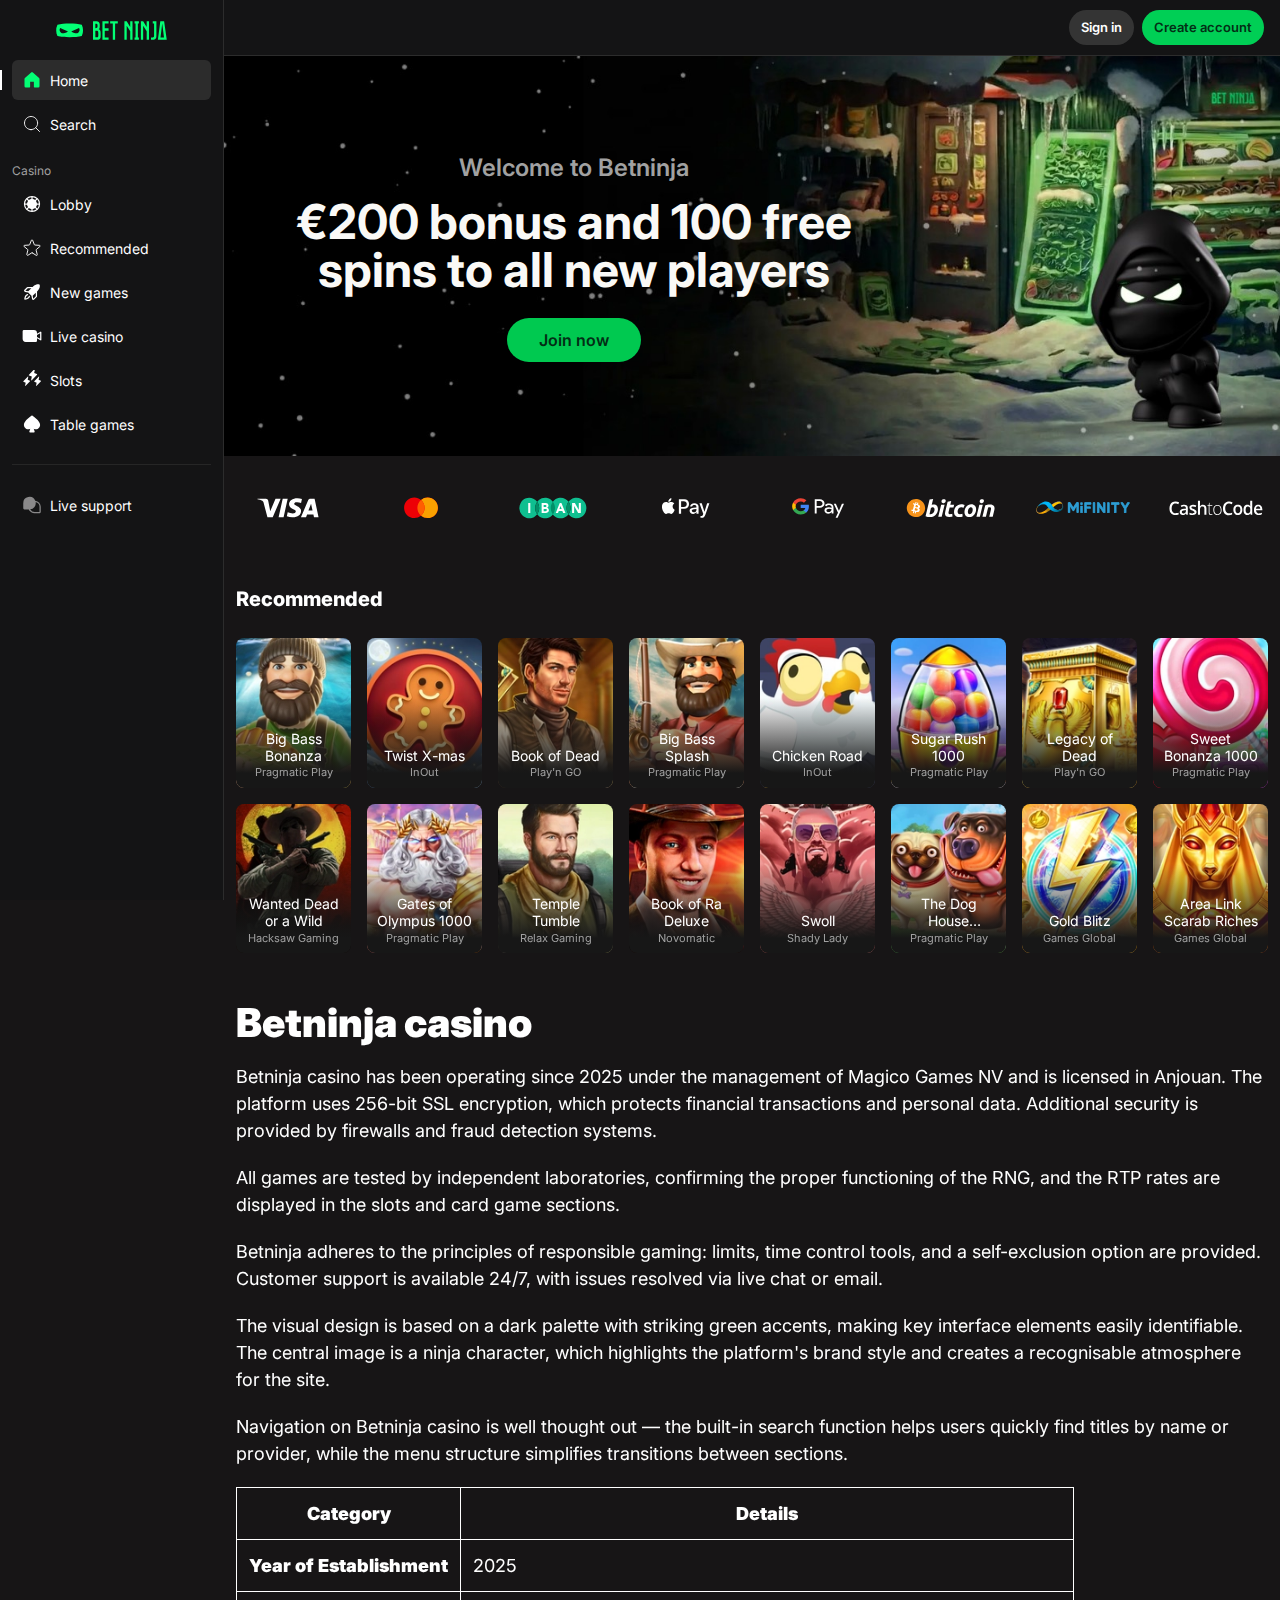
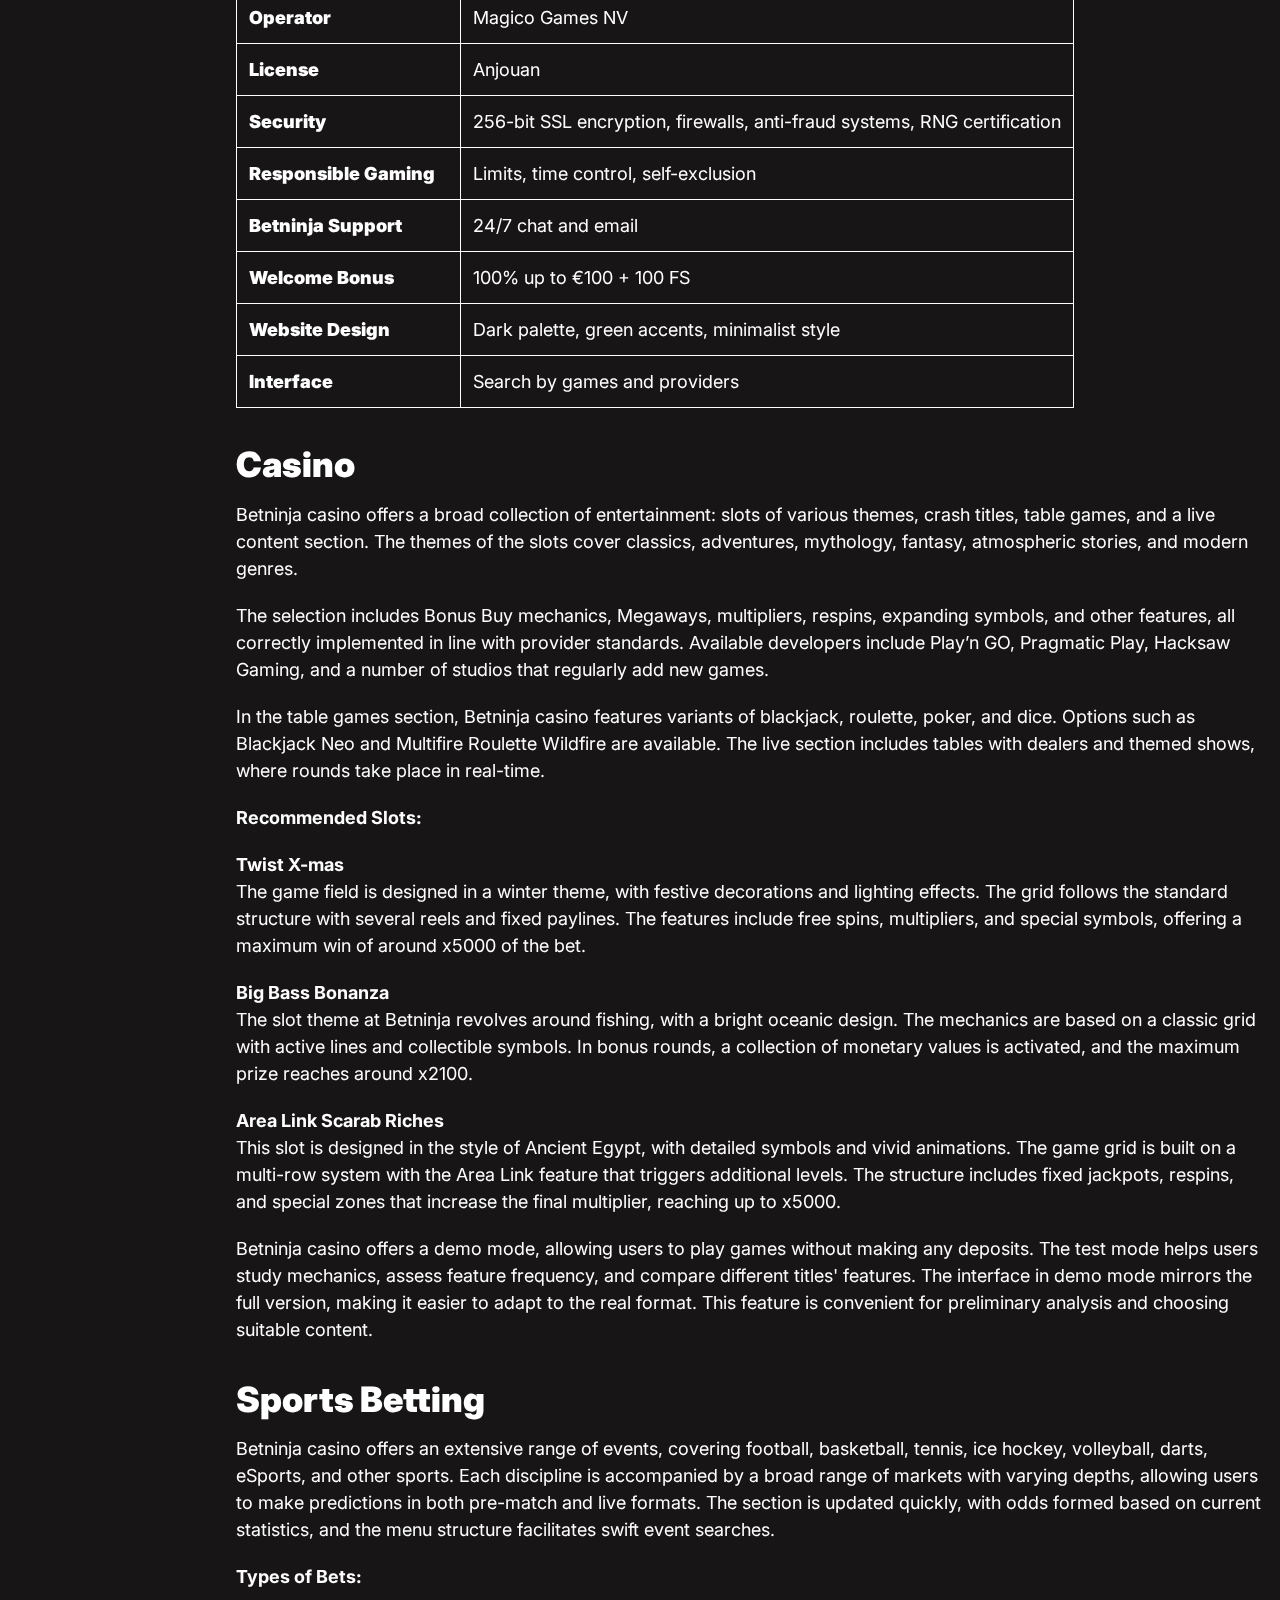
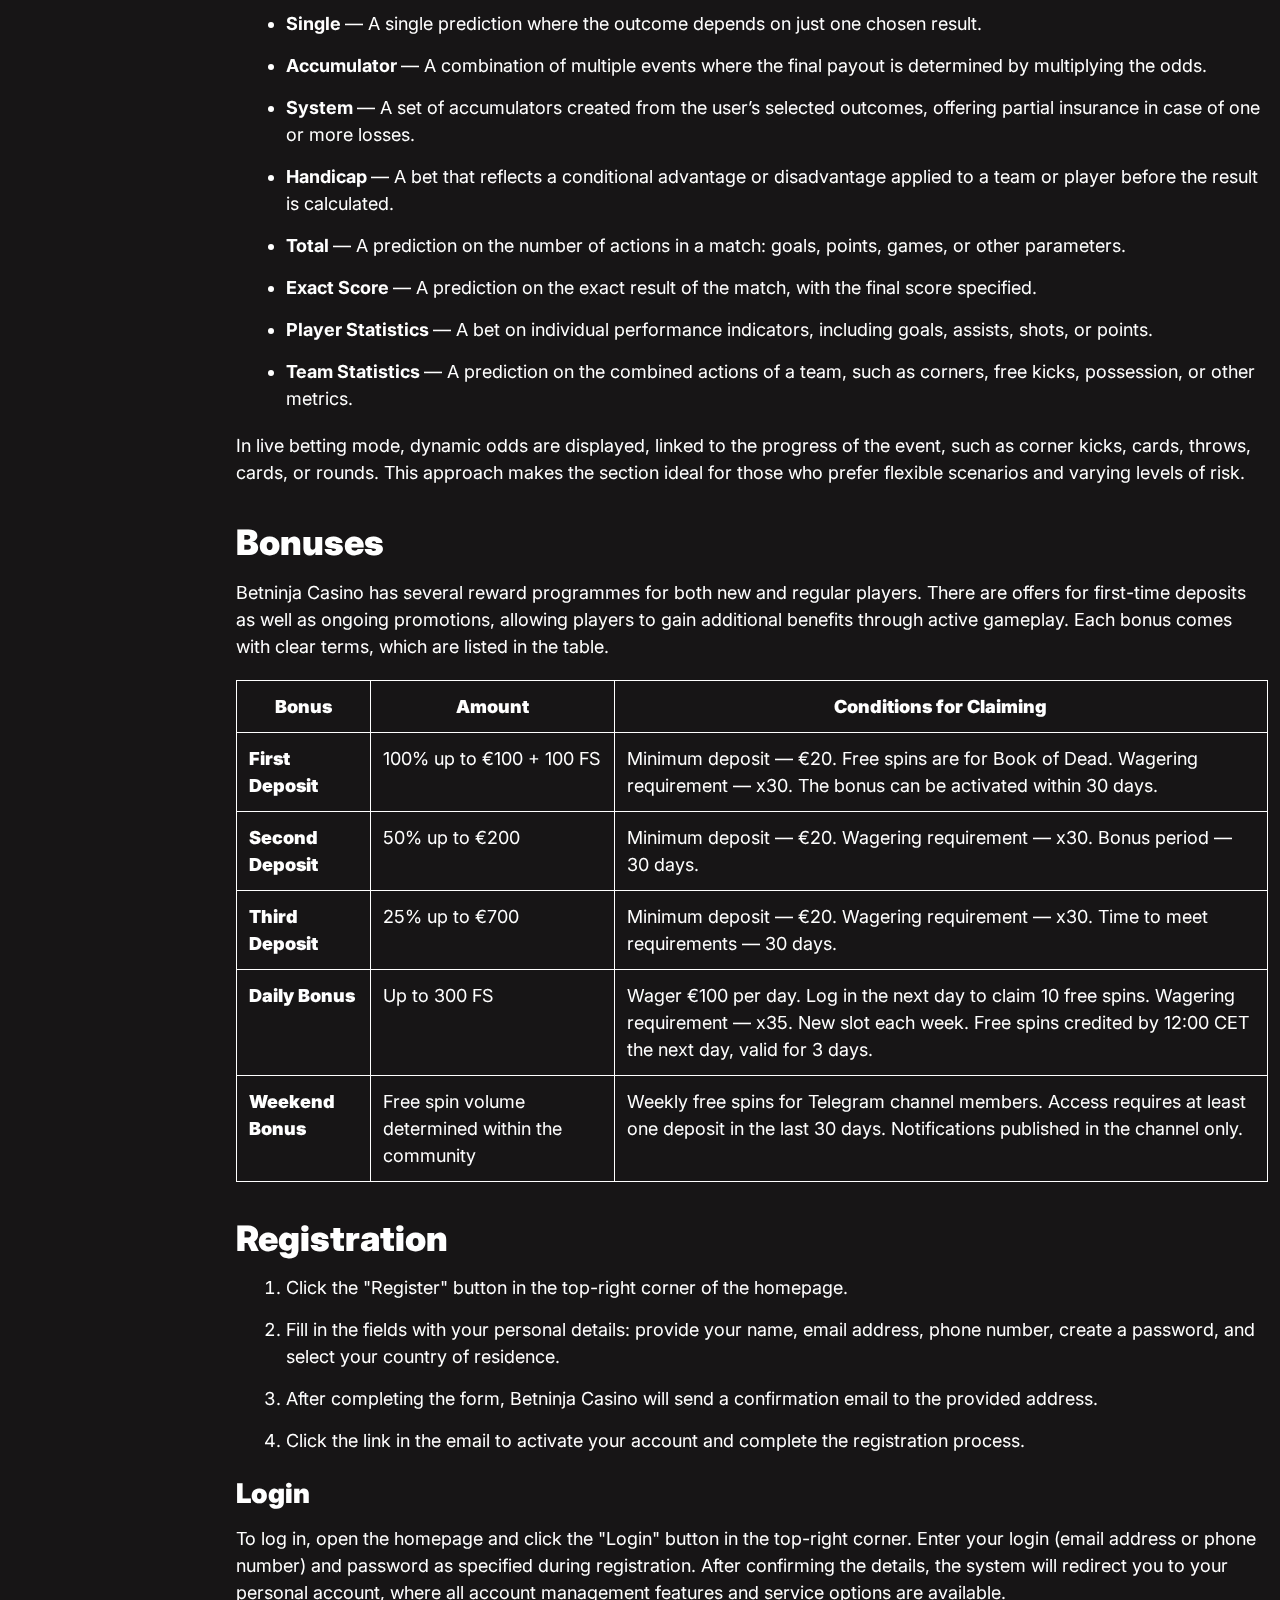
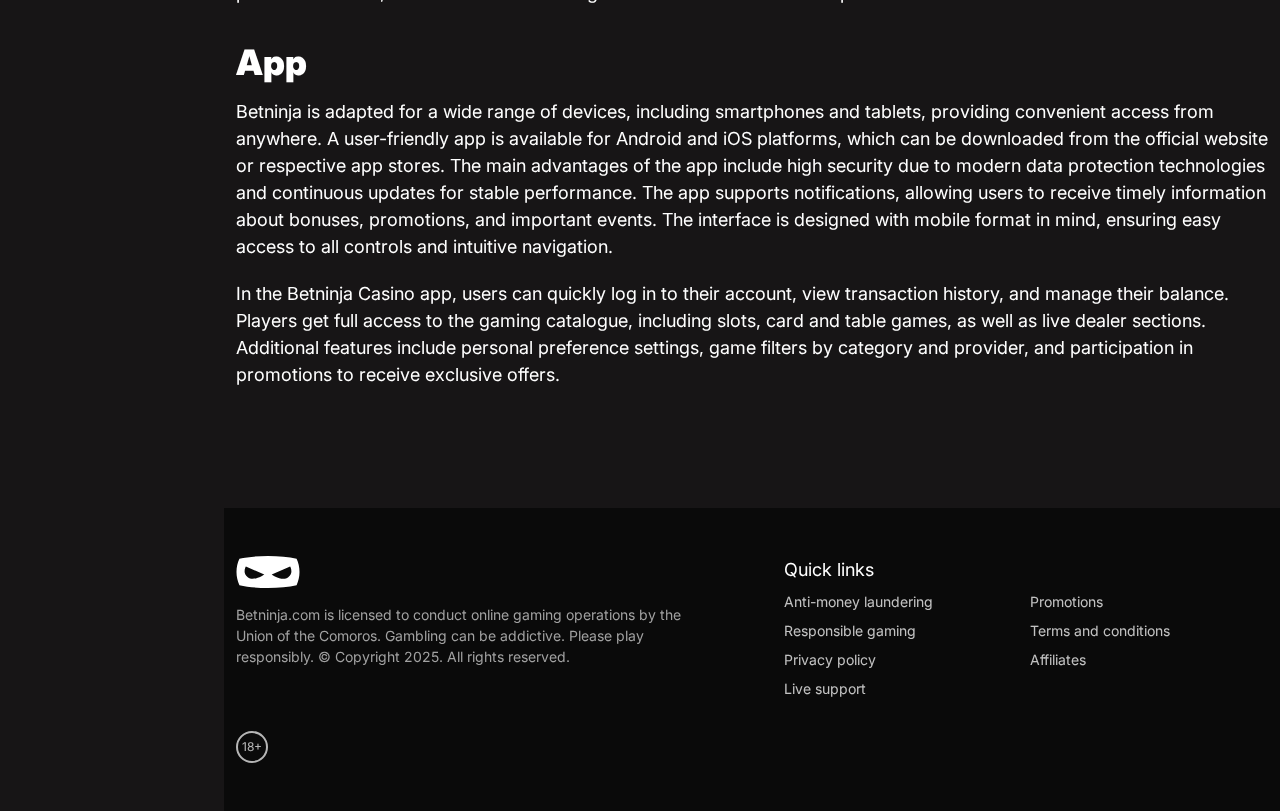
<file: index.html>
<!DOCTYPE html>
<html lang="en">
<head>
  <meta charset="UTF-8">
  <meta name="robots" content="noindex, nofollow">
  <meta name="viewport" content="width=device-width, initial-scale=1.0">
  <meta name="description" content="Register at Betninja casino UK and claim 100% up to ₤1000 + 100 Free Spins. Casino with live dealers and slots.">
  <title>Betninja casino UK — new players get a bonus</title>
  <link rel="alternate" href="https://betninjas.uk/" hreflang="en">
  <link rel="alternate" href="https://betninjas.uk/en-uk/" hreflang="en-UK">
  <link rel="canonical" href="https://betninjas.uk/en-uk/" hreflang="en-UK">
  <link rel="icon" type="image/png" href="favicon.ico">
  <link rel="stylesheet" href="assets/css/styles.css">
  <link rel="preconnect" href="https://fonts.googleapis.com">
<link rel="preconnect" href="https://fonts.gstatic.com" crossorigin>
<link href="https://fonts.googleapis.com/css2?family=Inter:ital,opsz,wght@0,14..32,100..900;1,14..32,100..900&display=swap" rel="stylesheet">
</head>
<body>
  <ul class="mobile-menu">
    <li>
      <a href="go" rel="nofollow">
        <svg width="32" height="32" viewBox="0 0 32 32" fill="none" class="size-5 text-ninja-green"><path d="M27.346 12.963L17.345 3.87a1.992 1.992 0 00-2.691 0l-10 9.091A2.004 2.004 0 004 14.443V26a2 2 0 002 2l6-.001a1 1 0 001-1v-8h6v8a1 1 0 001 1h6a2 2 0 002-2V14.443a2.005 2.005 0 00-.654-1.48z" fill="currentColor"></path></svg>
        <span>Home</span>
      </a>
    </li>
    <li>
      <a href="go" rel="nofollow">
        <svg width="32" height="32" viewBox="0 0 32 32" fill="none" class="size-5"><path d="M25.27 25.104a12.976 12.976 0 000-18.208.924.924 0 00-.166-.166 12.976 12.976 0 00-18.208 0 .924.924 0 00-.166.166 12.976 12.976 0 000 18.208.924.924 0 00.166.166 12.976 12.976 0 0018.208 0 .924.924 0 00.166-.166zM5.046 17h3.019a7.959 7.959 0 001.62 3.901L7.55 23.035A10.95 10.95 0 015.046 17zm2.505-8.035l2.133 2.133A7.959 7.959 0 008.064 15H5.047a10.95 10.95 0 012.505-6.035zM26.954 15h-3.019a7.959 7.959 0 00-1.62-3.902l2.134-2.133A10.95 10.95 0 0126.954 15zm-6.053-5.316A7.959 7.959 0 0017 8.064V5.047a10.95 10.95 0 016.035 2.505l-2.134 2.133zM15 8.064a7.959 7.959 0 00-3.902 1.62L8.965 7.551A10.95 10.95 0 0115 5.046v3.019zm-3.902 14.252A7.959 7.959 0 0015 23.936v3.018a10.951 10.951 0 01-6.035-2.505l2.133-2.133zM17 23.936a7.959 7.959 0 003.901-1.62l2.134 2.133A10.951 10.951 0 0117 26.954v-3.019zm5.316-3.035A7.959 7.959 0 0023.936 17h3.018a10.95 10.95 0 01-2.505 6.035l-2.133-2.134z" fill="currentColor"></path></svg>
        <span>Casino</span>
      </a>
    </li>
    <li>
      <a href="go" rel="nofollow">
        <svg width="32" height="32" viewBox="0 0 32 32" fill="none" class="size-5 text-white"><path d="M14.5 25C20.299 25 25 20.299 25 14.5S20.299 4 14.5 4 4 8.701 4 14.5 8.701 25 14.5 25zM21.924 21.925L27.999 28" stroke="currentColor" stroke-width="1.5" stroke-linecap="round" stroke-linejoin="round"></path></svg>
        <span>Search</span>
      </a>
    </li>
    <li>
      <a href="go" rel="nofollow">
        <svg width="32" height="32" viewBox="0 0 32 32" fill="none" class="size-5 text-white"><path d="M27 15H5a1 1 0 000 2h22a1 1 0 000-2zM5 9h22a1 1 0 100-2H5a1 1 0 000 2zM27 23H5a1 1 0 000 2h22a1 1 0 000-2z" fill="currentColor"></path></svg>
        <span>Menu</span>
      </a>
    </li>
  </ul>
  <aside class="sidebar">
    <a class="logo" href="go" rel="nofollow">
      <svg width="288" height="49" viewBox="0 0 288 49" fill="none" class="text-ninja-green h-auto w-28"><path d="M113.491 9.891c0-6.443-2.193-9.391-10.487-9.391H96.08v47.984h11.036c8.295 0 8.706-5.62 8.706-10.008v-8.089c0-8.637-4.661-8.98-5.004-8.98.411-.068 2.673-.822 2.673-6.375v-5.14zm-11.379 32.424V24.972c6.033 0 7.678 0 7.678 6.306v6.17c0 4.798-1.44 4.867-7.678 4.867zm0-35.646c3.976 0 5.69.412 5.69 4.593v2.468c0 4.181-1.919 4.935-5.69 4.935V6.67zm18.337 41.815h15.972v-6.1h-9.94v-17.55h9.94v-6.032h-9.94V6.532h9.94V.5h-15.972v47.984zm39.878-41.883V.637h-19.81v5.964h6.855v41.883h6.032V6.601h6.923zm32.241 41.883h5.964V.637h-5.964v14.738L183.451.637h-5.964v47.847h5.964v-36.4l9.117 14.67v21.73zm22.467 0v-6.032h-2.605V6.532h2.605V.5h-11.242v6.032h2.605v35.92h-2.605v6.032h11.242zm20.239 0h5.964V.637h-5.964v14.738L226.157.637h-5.964v47.847h5.964v-36.4l9.117 14.67v21.73zM260.483.5h-9.46v6.032h3.428V38.34c0 .343 0 2.056-.686 3.016-.754 1.028-1.576 1.097-3.839 1.097h-3.427v6.032h3.633c5.484 0 6.169-.685 8.157-2.536 1.92-1.851 2.194-4.73 2.194-7.403V.5zm3.856 47.984h23.032L280.516.5h-9.871l-6.306 47.984zm6.855-6.032l4.387-36.125 4.593 36.125h-8.98zM35.346 6.212c-12.144 0-22.857 1.197-31.605 3.132A35.447 35.447 0 00.5 24.206c0 5.31 1.161 10.347 3.24 14.863 8.75 1.935 19.462 3.131 31.606 3.131 12.143 0 22.856-1.196 31.605-3.131a35.452 35.452 0 003.24-14.863c0-5.31-1.16-10.346-3.24-14.862-8.749-1.935-19.462-3.132-31.605-3.132zM12.992 30.194c-6.433-5.219-2.098-12.04-2.098-12.04l20.313 8.791s-11.781 8.467-18.215 3.249zm44.705 0c-6.434 5.218-18.215-3.249-18.215-3.249l20.313-8.79s4.335 6.82-2.098 12.039z" fill="currentColor"></path></svg>
    </a>
    <ul class="menu">
      <li>
        <a href="go" rel="nofollow">
          <svg width="32" height="32" viewBox="0 0 32 32" fill="none" class="size-5"><path d="M27.346 12.963L17.345 3.87a1.992 1.992 0 00-2.691 0l-10 9.091A2.004 2.004 0 004 14.443V26a2 2 0 002 2l6-.001a1 1 0 001-1v-8h6v8a1 1 0 001 1h6a2 2 0 002-2V14.443a2.005 2.005 0 00-.654-1.48z" fill="currentColor"></path></svg>
          <span>Home</span>
        </a>
      </li>
      <li>
        <a href="go" rel="nofollow">
          <svg width="32" height="32" viewBox="0 0 32 32" fill="none" class="size-5"><path d="M14.5 25C20.299 25 25 20.299 25 14.5S20.299 4 14.5 4 4 8.701 4 14.5 8.701 25 14.5 25zM21.924 21.925L27.999 28" stroke="currentColor" stroke-width="1.5" stroke-linecap="round" stroke-linejoin="round"></path></svg>
          <span>Search</span>
        </a>
      </li>
      <li>
        <a>
          <span>Casino</span>
        </a>
      </li>
      <li>
        <a href="go" rel="nofollow">
          <svg width="32" height="32" viewBox="0 0 32 32" fill="none" class="size-5"><path d="M25.27 25.104a12.976 12.976 0 000-18.208.924.924 0 00-.166-.166 12.976 12.976 0 00-18.208 0 .924.924 0 00-.166.166 12.976 12.976 0 000 18.208.924.924 0 00.166.166 12.976 12.976 0 0018.208 0 .924.924 0 00.166-.166zM5.046 17h3.019a7.959 7.959 0 001.62 3.901L7.55 23.035A10.95 10.95 0 015.046 17zm2.505-8.035l2.133 2.133A7.959 7.959 0 008.064 15H5.047a10.95 10.95 0 012.505-6.035zM26.954 15h-3.019a7.959 7.959 0 00-1.62-3.902l2.134-2.133A10.95 10.95 0 0126.954 15zm-6.053-5.316A7.959 7.959 0 0017 8.064V5.047a10.95 10.95 0 016.035 2.505l-2.134 2.133zM15 8.064a7.959 7.959 0 00-3.902 1.62L8.965 7.551A10.95 10.95 0 0115 5.046v3.019zm-3.902 14.252A7.959 7.959 0 0015 23.936v3.018a10.951 10.951 0 01-6.035-2.505l2.133-2.133zM17 23.936a7.959 7.959 0 003.901-1.62l2.134 2.133A10.951 10.951 0 0117 26.954v-3.019zm5.316-3.035A7.959 7.959 0 0023.936 17h3.018a10.95 10.95 0 01-2.505 6.035l-2.133-2.134z" fill="currentColor"></path></svg>
          <span>Lobby</span>
        </a>
      </li>
      <li>
        <a href="go" rel="nofollow">
          <svg width="32" height="32" viewBox="0 0 32 32" fill="none" class="size-5"><path d="M16.551 23.842l6.305 3.994c.806.51 1.806-.249 1.567-1.19l-1.821-7.165a1.095 1.095 0 01.354-1.11l5.654-4.705c.742-.618.36-1.851-.595-1.913l-7.383-.48a1.052 1.052 0 01-.906-.668l-2.754-6.934a1.04 1.04 0 00-1.944 0l-2.754 6.934a1.052 1.052 0 01-.906.669l-7.383.48c-.954.061-1.338 1.294-.595 1.912l5.654 4.706a1.095 1.095 0 01.354 1.109L7.71 26.126c-.287 1.129.914 2.04 1.88 1.427l5.86-3.711a1.027 1.027 0 011.102 0v0z" stroke="currentColor" stroke-width="1.5" stroke-linecap="round" stroke-linejoin="round"></path></svg>
          <span>Recommended</span>
        </a>
      </li>
      <li>
        <a href="go" rel="nofollow">
          <svg width="32" height="32" viewBox="0 0 32 32" fill="none" class="size-5"><path d="M12.073 22.122a1 1 0 00-1.265.633c-.82 2.457-3.487 3.218-5.017 3.453.235-1.53.996-4.198 3.454-5.017a1 1 0 10-.633-1.897c-2.045.681-3.547 2.306-4.345 4.698a11.592 11.592 0 00-.581 3.322 1 1 0 001 1 11.591 11.591 0 003.321-.582c2.392-.797 4.017-2.3 4.698-4.345a1 1 0 00-.632-1.265z" fill="currentColor"></path><path d="M28.452 5.227a1.985 1.985 0 00-1.68-1.679c-1.41-.21-5.077-.314-8.65 3.26L17 7.928H9.344a1.988 1.988 0 00-1.415.587l-4.043 4.042a2 2 0 001.023 3.376l4.941.988 5.23 5.229.987 4.942a2 2 0 003.376 1.022l4.043-4.043a1.987 1.987 0 00.585-1.414V15l1.122-1.121c3.573-3.574 3.47-7.24 3.259-8.652zM9.344 9.93H15l-4.985 4.985-4.714-.942 4.043-4.043zM22.07 22.657L18.03 26.7l-.943-4.715L22.07 17v5.657z" fill="currentColor"></path></svg>
          <span>New games</span>
        </a>
      </li>
      <li>
        <a href="go" rel="nofollow">
          <svg xmlns="http://www.w3.org/2000/svg" width="32" height="32" fill="none" viewBox="0 0 32 32" class="-mt-0.5 size-5"><path fill="currentColor" d="M30.502 9.135a1 1 0 0 0-.998-.003L24 12.277V11.5a5.006 5.006 0 0 0-5-5H3a2 2 0 0 0-2 2v12a5.006 5.006 0 0 0 5 5h16a2 2 0 0 0 2-2v-3.777l5.504 3.145A1 1 0 0 0 31 22V10a1 1 0 0 0-.498-.865M29 20.277l-5-2.857v-2.84l5-2.857z"></path></svg>
          <span>Live casino</span>
        </a>
      </li>
      <li>
        <a href="go" rel="nofollow">
          <svg width="32" height="32" viewBox="0 0 32 32" fill="none" class="size-5"><path d="M26.974 14.77a1 1 0 00-.623-.707l-7.204-2.702 1.834-9.166a1 1 0 00-1.712-.878l-14 15a1 1 0 00.38 1.618l7.204 2.702-1.834 9.166a1 1 0 001.712.878l14-15a1 1 0 00.243-.91z" transform="translate(-0.5, 10) scale(0.5)" fill="currentColor"></path><path d="M26.974 14.77a1 1 0 00-.623-.707l-7.204-2.702 1.834-9.166a1 1 0 00-1.712-.878l-14 15a1 1 0 00.38 1.618l7.204 2.702-1.834 9.166a1 1 0 001.712.878l14-15a1 1 0 00.243-.91z" transform="translate(17, 10) scale(0.5)" fill="currentColor"></path><path d="M26.974 14.77a1 1 0 00-.623-.707l-7.204-2.702 1.834-9.166a1 1 0 00-1.712-.878l-14 15a1 1 0 00.38 1.618l7.204 2.702-1.834 9.166a1 1 0 001.712.878l14-15a1 1 0 00.243-.91z" transform="translate(8, -2) scale(0.6)" fill="currentColor"></path></svg>
          <span>Slots</span>
        </a>
      </li>
      <li>
        <a href="go" rel="nofollow">
          <svg width="32" height="32" viewBox="0 0 32 32" fill="none" class="size-5"><path d="M29 17.5a7 7 0 01-10.238 6.206l1.493 4.478a.999.999 0 01-.949 1.316h-6.612a1 1 0 01-.949-1.316l1.493-4.478A7 7 0 013 17.5C3 10.803 15.21 2.912 15.73 2.58a.5.5 0 01.54 0C16.79 2.912 29 10.803 29 17.5z" fill="currentColor"></path></svg>
          <span>Table games</span>
        </a>
      </li>
      <li>
        <a></a>
      </li>
      <li>
        <a href="go" rel="nofollow">
          <svg width="32" height="32" viewBox="0 0 32 32" fill="none" class="size-5"><path d="M21.196 9.072A10 10 0 002 13v8.25a1.752 1.752 0 001.75 1.75h7.083a10.02 10.02 0 009.167 6h8.25a1.752 1.752 0 001.75-1.75v-8.25a9.996 9.996 0 00-8.804-9.927zM28 27h-8a8.017 8.017 0 01-6.96-4.054 9.988 9.988 0 008.797-11.732A7.998 7.998 0 0128 18.998v8z" fill="currentColor"></path></svg>
          <span>Live support</span>
        </a>
      </li>
    </ul>
  </aside>
  <div class="wrap">
    <header>
      <a class="logo header__logo" href="go" rel="nofollow">
        <svg width="288" height="49" viewBox="0 0 288 49" fill="none" class="text-ninja-green h-auto w-28"><path d="M113.491 9.891c0-6.443-2.193-9.391-10.487-9.391H96.08v47.984h11.036c8.295 0 8.706-5.62 8.706-10.008v-8.089c0-8.637-4.661-8.98-5.004-8.98.411-.068 2.673-.822 2.673-6.375v-5.14zm-11.379 32.424V24.972c6.033 0 7.678 0 7.678 6.306v6.17c0 4.798-1.44 4.867-7.678 4.867zm0-35.646c3.976 0 5.69.412 5.69 4.593v2.468c0 4.181-1.919 4.935-5.69 4.935V6.67zm18.337 41.815h15.972v-6.1h-9.94v-17.55h9.94v-6.032h-9.94V6.532h9.94V.5h-15.972v47.984zm39.878-41.883V.637h-19.81v5.964h6.855v41.883h6.032V6.601h6.923zm32.241 41.883h5.964V.637h-5.964v14.738L183.451.637h-5.964v47.847h5.964v-36.4l9.117 14.67v21.73zm22.467 0v-6.032h-2.605V6.532h2.605V.5h-11.242v6.032h2.605v35.92h-2.605v6.032h11.242zm20.239 0h5.964V.637h-5.964v14.738L226.157.637h-5.964v47.847h5.964v-36.4l9.117 14.67v21.73zM260.483.5h-9.46v6.032h3.428V38.34c0 .343 0 2.056-.686 3.016-.754 1.028-1.576 1.097-3.839 1.097h-3.427v6.032h3.633c5.484 0 6.169-.685 8.157-2.536 1.92-1.851 2.194-4.73 2.194-7.403V.5zm3.856 47.984h23.032L280.516.5h-9.871l-6.306 47.984zm6.855-6.032l4.387-36.125 4.593 36.125h-8.98zM35.346 6.212c-12.144 0-22.857 1.197-31.605 3.132A35.447 35.447 0 00.5 24.206c0 5.31 1.161 10.347 3.24 14.863 8.75 1.935 19.462 3.131 31.606 3.131 12.143 0 22.856-1.196 31.605-3.131a35.452 35.452 0 003.24-14.863c0-5.31-1.16-10.346-3.24-14.862-8.749-1.935-19.462-3.132-31.605-3.132zM12.992 30.194c-6.433-5.219-2.098-12.04-2.098-12.04l20.313 8.791s-11.781 8.467-18.215 3.249zm44.705 0c-6.434 5.218-18.215-3.249-18.215-3.249l20.313-8.79s4.335 6.82-2.098 12.039z" fill="currentColor"></path></svg>
      </a>
      <div class="header__btns">
        <a href="go" rel="nofollow">Sign in</a>
        <a href="go" rel="nofollow">Create account</a>
      </div>
    </header>
    <main>
      <div class="banner">
        <div class="banner__img">
              <picture>
                <source srcset="assets/images/banner-mob.jpg" media="(max-width: 767px)">
                <source srcset="assets/images/banner2.jpg" media="(max-width: 1919px)">
                <source srcset="assets/images/banner.jpg" media="(min-width: 1920px)">
                <img src="assets/images/banner-mob.jpg" alt="banner" fetchpriority="high">
              </picture>
        </div>
        <div class="container">
          <div class="banner__content">
            <p>Welcome to Betninja</p>
            <p>€200 bonus and 100 free spins to all new players</p>
            <a href="go" rel="nofollow"><span>Join now</span></a>
          </div>
        </div>
      </div>
      <div class="container">
        <ul class="top__list">
          <li><svg width="160" height="160" viewBox="0 0 160 160" fill="none" class="h-auto w-full max-w-24 shrink-0 md:max-w-28"><path fill-rule="evenodd" clip-rule="evenodd" d="M56.501 94.093h-8.135l-6.1-22.747c-.29-1.046-.905-1.971-1.81-2.407-2.256-1.096-4.743-1.968-7.456-2.407v-.876h13.105c1.809 0 3.165 1.315 3.391 2.843l3.165 16.408 8.132-19.251h7.909L56.5 94.093zm16.722 0H65.54l6.327-28.437h7.683l-6.327 28.437zm16.267-20.56c.226-1.53 1.582-2.407 3.165-2.407 2.487-.22 5.196.22 7.457 1.312l1.356-6.123A19.843 19.843 0 0094.463 65c-7.456 0-12.882 3.939-12.882 9.406 0 4.159 3.843 6.343 6.556 7.658 2.935 1.312 4.066 2.188 3.84 3.5 0 1.967-2.261 2.843-4.518 2.843-2.713 0-5.426-.656-7.91-1.752l-1.356 6.127c2.713 1.092 5.648 1.531 8.362 1.531 8.36.216 13.557-3.719 13.557-9.626 0-7.438-10.622-7.874-10.622-11.153zM127 94.094l-6.1-28.437h-6.553c-1.356 0-2.713.876-3.165 2.187l-11.296 26.25h7.909l1.578-4.155h9.718l.904 4.155H127zm-11.522-20.779l2.256 10.718h-6.326l4.07-10.718z" fill="#fff"></path></svg></li>
          <li><svg width="160" height="160" viewBox="0 0 160 160" fill="none" class="h-auto w-full max-w-24 shrink-0 md:max-w-28"><path fill-rule="evenodd" clip-rule="evenodd" d="M80 91.787a15.704 15.704 0 01-10.23 3.77c-8.71 0-15.77-7.065-15.77-15.779C54 71.064 61.06 64 69.77 64c3.904 0 7.476 1.419 10.23 3.77A15.704 15.704 0 0190.23 64C98.94 64 106 71.064 106 79.778s-7.06 15.778-15.77 15.778A15.704 15.704 0 0180 91.787z" fill="#ED0006"></path><path fill-rule="evenodd" clip-rule="evenodd" d="M80 91.787a15.746 15.746 0 005.541-12.009c0-4.809-2.15-9.115-5.541-12.009A15.704 15.704 0 0190.23 64C98.94 64 106 71.064 106 79.778s-7.06 15.778-15.77 15.778A15.704 15.704 0 0180 91.787z" fill="#F9A000"></path><path fill-rule="evenodd" clip-rule="evenodd" d="M79.998 67.77a15.746 15.746 0 015.54 12.009c0 4.809-2.15 9.115-5.54 12.009a15.746 15.746 0 01-5.541-12.009c0-4.809 2.15-9.115 5.54-12.009z" fill="#FF5E00"></path></svg></li>
          <li><svg width="160" height="160" viewBox="0 0 160 160" fill="none" class="h-auto w-full max-w-24 shrink-0 md:max-w-28"><path fill-rule="evenodd" clip-rule="evenodd" d="M37.344 65.541c3.882-1.786 8.491-1.776 12.363.037 2.338 1.081 4.399 2.793 5.943 4.912-.188.298-.383.591-.575.885-1.526 2.38-2.364 5.209-2.474 8.06-.12 3.329.774 6.707 2.591 9.46.155.231.31.462.462.696-1.769 2.441-4.232 4.332-7.002 5.36a14.833 14.833 0 01-9.138.39c-3.164-.873-6.029-2.855-8.04-5.536a16.102 16.102 0 01-3.188-8.53c-.246-3.146.446-6.365 1.963-9.101 1.606-2.92 4.129-5.285 7.095-6.633zm75.012-.859c3.704-.965 7.76-.449 11.099 1.491 2.413 1.378 4.447 3.454 5.829 5.927 1.332 2.398 2.084 5.169 2.022 7.945.059 2.448-.529 4.892-1.573 7.08-1.356 2.827-3.552 5.208-6.204 6.75a14.818 14.818 0 01-9.32 1.888c-4.042-.498-7.868-2.773-10.281-6.184.953-1.369 1.755-2.86 2.261-4.47 1.185-3.652 1.037-7.75-.431-11.292-.46-1.192-1.137-2.271-1.833-3.326 2.066-2.858 5.093-4.946 8.431-5.809zm-49.64.432c2.748-1.017 5.78-1.173 8.62-.487 3.313.807 6.346 2.813 8.446 5.596 2.133-2.804 5.194-4.832 8.553-5.618 3.53-.837 7.346-.341 10.545 1.432a15.374 15.374 0 015.037 4.465c-1.749 2.439-2.843 5.394-3.018 8.435-.292 3.778.838 7.626 3.021 10.655-1.947 2.681-4.731 4.695-7.836 5.64-4.231 1.32-9.008.609-12.689-1.938-1.373-.926-2.586-2.1-3.608-3.425-2.027 2.666-4.895 4.63-8.06 5.492-2.479.679-5.124.69-7.613.051-3.346-.867-6.4-2.95-8.453-5.83 2.225-3.078 3.34-7.012 2.996-10.85-.205-2.97-1.292-5.847-3-8.23a15.232 15.232 0 017.059-5.388z" fill="#0FBF90"></path><path fill-rule="evenodd" clip-rule="evenodd" d="M78.962 71.433c.255-.408.513-.818.838-1.17 1.944 2.546 3.08 5.731 3.235 8.975.194 3.778-.962 7.629-3.241 10.588-.617-.734-1.099-1.586-1.545-2.44-1.655-3.25-2.143-7.11-1.388-10.697a15.871 15.871 0 012.101-5.256zm-23.314-.944l.008.012c1.708 2.383 2.795 5.26 3 8.23.342 3.838-.772 7.771-2.997 10.85l-.007.009a77.748 77.748 0 00-.462-.697c-1.816-2.752-2.71-6.13-2.591-9.458.11-2.852.948-5.68 2.474-8.06.193-.295.387-.588.575-.885zm48.267.012l.008-.011c.696 1.055 1.373 2.134 1.833 3.326 1.468 3.542 1.617 7.64.431 11.293-.506 1.61-1.308 3.1-2.261 4.469l-.008.013c-2.183-3.03-3.313-6.877-3.021-10.655.176-3.041 1.27-5.997 3.018-8.435z" fill="#018F67"></path><path fill-rule="evenodd" clip-rule="evenodd" d="M109.382 72.442c1.429.005 2.859-.02 4.289.012 1.992 3.538 4.013 7.06 6.038 10.578.004-3.53.005-7.058 0-10.587 1.052-.012 2.102 0 3.152-.005-.011 5.083.011 10.166-.011 15.25-1.371-.02-2.742.001-4.112-.012-2.065-3.613-4.129-7.226-6.203-10.833-.019 3.614.002 7.227-.011 10.84-1.047-.01-2.094-.002-3.141-.003 0-5.08.003-10.16-.001-15.24zm-17.8 4.48c-.547 1.565-1.14 3.113-1.695 4.676 1.14-.002 2.28-.006 3.42 0a558.235 558.235 0 00-1.725-4.676zm-1.21-4.48c.873-.002 1.745-.008 2.617.005 2.051 5.083 4.124 10.156 6.183 15.235-1.192-.007-2.383.011-3.575-.008-.391-1.075-.81-2.138-1.207-3.211-1.832-.005-3.665-.003-5.499-.001-.393 1.071-.795 2.14-1.174 3.216-1.164.01-2.329 0-3.492.004 2.047-5.081 4.103-10.158 6.148-15.24zm-24.698 8.95a249.7 249.7 0 00.001 3.43c.944-.01 1.888-.002 2.833-.003.525 0 1.072-.133 1.488-.478.643-.533.769-1.66.192-2.288-.494-.502-1.218-.623-1.88-.657-.878-.012-1.757-.002-2.634-.004zm-.008-6.084c.01 1.072-.003 2.144.008 3.215.748.007 1.496.003 2.244.005.481.002.983-.097 1.385-.39.734-.518.808-1.804.093-2.374-.443-.358-1.026-.449-1.572-.46-.719-.001-1.439-.003-2.157.004zm-3.146-2.864c1.407-.01 2.815-.001 4.224-.004 1.263.004 2.552-.037 3.777.339.747.232 1.482.645 1.932 1.328.485.716.629 1.623.585 2.482-.05.799-.35 1.588-.903 2.154-.428.455-.984.75-1.556.963 1.071.133 2.087.764 2.634 1.74.828 1.519.635 3.66-.641 4.855-1.048.98-2.5 1.32-3.874 1.379-2.058.006-4.117-.003-6.175.004-.003-5.08.004-10.16-.003-15.24zm-20.632-.002c1.082-.004 2.165-.002 3.247-.001-.003 5.08.004 10.162-.003 15.242a761.26 761.26 0 00-3.241 0c-.006-5.08 0-10.161-.003-15.241z" fill="#FEFEFE"></path></svg></li>
          <li><svg width="160" height="160" viewBox="0 0 160 160" fill="none" class="h-auto w-full max-w-24 shrink-0 md:max-w-28"><path d="M56.339 68.868c-.856 1.013-2.225 1.812-3.594 1.698-.171-1.37.5-2.826 1.283-3.725.856-1.042 2.353-1.784 3.565-1.841.143 1.427-.413 2.826-1.255 3.868zm1.24 1.97c-1.982-.115-3.679 1.127-4.62 1.127-.955 0-2.396-1.07-3.964-1.042-2.04.028-3.936 1.184-4.977 3.026-2.139 3.682-.556 9.134 1.512 12.13 1.012 1.485 2.224 3.112 3.821 3.055 1.512-.057 2.11-.985 3.936-.985 1.84 0 2.367.985 3.964.957 1.654-.029 2.695-1.485 3.708-2.969 1.155-1.684 1.625-3.325 1.654-3.411-.029-.029-3.194-1.242-3.223-4.895-.029-3.055 2.495-4.51 2.61-4.596-1.426-2.112-3.65-2.34-4.421-2.398zm11.45-4.14v22.25h3.451v-7.606h4.777c4.364 0 7.43-2.998 7.43-7.336 0-4.339-3.01-7.308-7.316-7.308H69.03zm3.451 2.912h3.979c2.994 0 4.705 1.598 4.705 4.41 0 2.812-1.711 4.424-4.72 4.424H72.48V69.61zM90.99 89.12c2.167 0 4.178-1.1 5.09-2.84h.072v2.669h3.194V77.874c0-3.212-2.567-5.281-6.517-5.281-3.664 0-6.374 2.098-6.473 4.98h3.108c.257-1.37 1.526-2.268 3.266-2.268 2.11 0 3.293.984 3.293 2.797v1.227l-4.306.257c-4.007.243-6.174 1.884-6.174 4.739 0 2.882 2.239 4.795 5.447 4.795zm.927-2.64c-1.84 0-3.009-.885-3.009-2.241 0-1.399 1.127-2.212 3.28-2.34l3.835-.243v1.255c0 2.084-1.768 3.569-4.106 3.569zM103.609 95c3.365 0 4.948-1.284 6.331-5.18L116 72.806h-3.508l-4.064 13.144h-.071l-4.064-13.144h-3.608l5.847 16.199-.314.984c-.528 1.67-1.383 2.313-2.909 2.313-.271 0-.798-.029-1.012-.057v2.668c.199.058 1.055.086 1.312.086z" fill="#fff"></path></svg></li>
          <li><svg width="160" height="160" viewBox="0 0 160 160" fill="none" class="h-auto w-full max-w-24 shrink-0 md:max-w-28"><path d="M77.931 79.586v8.759h-2.947V66.724H82.8a7.35 7.35 0 015.07 1.88c1.374 1.154 2.143 2.827 2.106 4.551.037 1.741-.732 3.414-2.105 4.586-1.373 1.224-3.058 1.845-5.053 1.845h-4.888zm0-10.207v7.552h4.943a3.978 3.978 0 002.91-1.12c1.557-1.415 1.575-3.742.074-5.208l-.073-.069a3.925 3.925 0 00-2.911-1.138l-4.943-.017zm18.838 3.69c2.178 0 3.899.552 5.162 1.638 1.263 1.103 1.886 2.603 1.886 4.517v9.103h-2.819v-2.051h-.129c-1.226 1.69-2.837 2.534-4.87 2.534-1.72 0-3.184-.483-4.338-1.448-1.135-.897-1.776-2.224-1.739-3.62 0-1.535.623-2.742 1.85-3.656 1.226-.914 2.873-1.362 4.924-1.362 1.757 0 3.185.31 4.32.897v-.638c0-.949-.439-1.845-1.208-2.449a4.439 4.439 0 00-2.838-1.017c-1.647 0-2.947.655-3.918 1.966l-2.599-1.535c1.41-1.914 3.515-2.88 6.316-2.88zM92.96 83.81c0 .724.366 1.397.97 1.81a3.746 3.746 0 002.289.725 4.834 4.834 0 003.313-1.293c.97-.863 1.465-1.88 1.465-3.052-.916-.69-2.197-1.035-3.845-1.035-1.19 0-2.197.276-3.002.81-.787.552-1.19 1.225-1.19 2.035zM120 73.552l-9.849 21.31h-3.039l3.661-7.448-6.48-13.845h3.203l4.669 10.62h.073l4.558-10.62 3.204-.017z" fill="#fff"></path><path d="M66.014 77.69c0-.845-.074-1.69-.22-2.518h-12.43v4.776h7.121c-.293 1.535-1.245 2.914-2.636 3.776v3.103h4.247c2.49-2.155 3.918-5.344 3.918-9.137z" fill="#4285F4"></path><path d="M53.364 89.828c3.551 0 6.554-1.104 8.732-3l-4.247-3.104c-1.19.759-2.71 1.19-4.485 1.19-3.442 0-6.352-2.19-7.396-5.121h-4.375V83c2.233 4.172 6.791 6.828 11.77 6.828z" fill="#34A853"></path><path d="M45.968 79.793a7.078 7.078 0 010-4.759v-3.19h-4.375a11.73 11.73 0 00-1.414 5.57c0 1.935.484 3.843 1.414 5.569l4.375-3.19z" fill="#FBBC04"></path><path d="M53.364 69.914c1.886-.035 3.698.638 5.053 1.862l3.752-3.535c-2.38-2.12-5.528-3.276-8.805-3.241-4.98 0-9.538 2.655-11.771 6.845l4.375 3.207c1.043-2.949 3.954-5.138 7.396-5.138z" fill="#EA4335"></path></svg></li>
          <li><svg width="160" height="160" viewBox="0 0 160 160" fill="none" class="h-auto w-full max-w-24 shrink-0 md:max-w-28"><path d="M39.764 83.388c-1.883 7.5-9.53 12.064-17.082 10.194-7.549-1.87-12.144-9.467-10.26-16.966C14.301 69.115 21.95 64.55 29.5 66.42c7.551 1.87 12.146 9.467 10.264 16.968z" fill="#F7931A"></path><path d="M32.306 78.007c.28-1.863-1.147-2.864-3.1-3.532l.634-2.524-1.547-.382-.616 2.456c-.407-.1-.824-.195-1.24-.29l.622-2.472-1.546-.383-.634 2.523a52.614 52.614 0 01-.987-.231l.002-.008-2.133-.529-.412 1.64s1.148.262 1.124.278c.626.155.74.567.72.893l-.721 2.875c.043.011.099.027.16.051l-.163-.04-1.011 4.027c-.077.19-.271.473-.709.365.016.022-1.124-.279-1.124-.279l-.768 1.759 2.013.498c.374.093.741.19 1.102.283l-.64 2.552 1.545.383.634-2.525c.422.113.831.218 1.232.317l-.631 2.514 1.546.383.64-2.548c2.637.495 4.62.296 5.455-2.073.672-1.908-.034-3.008-1.421-3.726 1.01-.231 1.771-.891 1.974-2.255zm-3.533 4.921c-.478 1.908-3.711.877-4.76.618l.85-3.381c1.048.26 4.41.774 3.91 2.763zm.478-4.948c-.436 1.735-3.127.853-4 .637l.77-3.067c.873.216 3.684.62 3.23 2.43zM53.303 74.472c1.143 0 2.13.204 2.96.603a5.95 5.95 0 012.074 1.63c.544.687.95 1.49 1.21 2.41.26.923.391 1.914.391 2.976 0 1.631-.3 3.172-.908 4.625-.608 1.454-1.432 2.716-2.48 3.792a11.664 11.664 0 01-3.71 2.549c-1.424.626-2.973.94-4.635.94-.215 0-.593-.007-1.126-.018a16.547 16.547 0 01-1.835-.158 21.682 21.682 0 01-2.195-.427 11.035 11.035 0 01-2.194-.78l6.171-25.757 5.528-.851-2.21 9.14c.473-.211.95-.375 1.425-.495a6.375 6.375 0 011.534-.179zm-4.637 15.169c.832 0 1.617-.204 2.354-.603.739-.4 1.377-.94 1.91-1.612a8.121 8.121 0 001.266-2.287c.309-.85.465-1.737.465-2.66 0-1.133-.191-2.017-.571-2.656-.38-.637-1.084-.957-2.105-.957-.335 0-.766.063-1.3.177-.537.12-1.018.37-1.448.746l-2.353 9.707c.142.025.268.048.375.07.105.025.22.042.336.054.122.013.261.02.43.02h.64zM65.67 93.503h-5.279l4.459-18.636h5.316L65.67 93.503zm2.57-20.906a3.29 3.29 0 01-1.998-.655c-.598-.434-.894-1.102-.894-2.002 0-.496.102-.96.303-1.398.204-.438.47-.815.804-1.135.333-.318.72-.571 1.158-.763.442-.188.911-.282 1.411-.282.737 0 1.402.218 1.997.655.593.439.89 1.107.89 2.002 0 .497-.1.964-.303 1.401a3.687 3.687 0 01-.801 1.135c-.331.317-.721.57-1.159.76-.442.191-.91.282-1.408.282zM74.792 70.225l5.53-.851-1.358 5.493h5.923l-1.07 4.321h-5.886l-1.568 6.519a7.317 7.317 0 00-.25 1.522c-.026.474.035.881.177 1.224.142.343.397.608.767.795.368.19.896.286 1.587.286.57 0 1.125-.054 1.661-.16a11.853 11.853 0 001.621-.443l.394 4.04c-.714.26-1.486.484-2.319.672-.833.191-1.82.283-2.961.283-1.64 0-2.912-.242-3.818-.724-.905-.485-1.544-1.147-1.927-1.987-.378-.836-.546-1.8-.5-2.885.05-1.089.215-2.233.5-3.438l3.497-14.667zM84.654 86.061c0-1.605.262-3.119.785-4.536a11.146 11.146 0 012.25-3.723c.971-1.059 2.156-1.898 3.55-2.514 1.387-.612 2.94-.921 4.653-.921 1.071 0 2.028.1 2.87.302.846.204 1.611.466 2.303.796l-1.82 4.113c-.476-.192-.97-.36-1.48-.514-.511-.156-1.135-.231-1.873-.231-1.762 0-3.155.603-4.192 1.806-1.033 1.203-1.553 2.823-1.553 4.855 0 1.205.261 2.179.786 2.924.523.745 1.488 1.115 2.889 1.115a9.32 9.32 0 001.998-.212 9.893 9.893 0 001.713-.53l.394 4.215c-.667.257-1.404.49-2.212.693-.81.197-1.773.299-2.89.299-1.475 0-2.724-.215-3.746-.637-1.021-.429-1.866-.998-2.53-1.719a6.468 6.468 0 01-1.446-2.535 10.339 10.339 0 01-.449-3.046zM108.109 93.998c-1.26 0-2.355-.191-3.283-.569-.926-.377-1.693-.907-2.3-1.594-.607-.683-1.061-1.493-1.373-2.426-.311-.933-.461-1.966-.461-3.098 0-1.42.229-2.839.693-4.254a12.036 12.036 0 012.053-3.826 10.948 10.948 0 013.316-2.785c1.305-.718 2.806-1.08 4.492-1.08 1.237 0 2.326.192 3.267.57.937.376 1.708.91 2.319 1.594a6.909 6.909 0 011.37 2.427c.31.931.464 1.967.464 3.1 0 1.415-.227 2.834-.676 4.254a12.26 12.26 0 01-1.998 3.825 10.446 10.446 0 01-3.299 2.78c-1.319.72-2.848 1.082-4.584 1.082zm2.639-15.165c-.783 0-1.475.226-2.068.672a5.8 5.8 0 00-1.496 1.702 8.372 8.372 0 00-.913 2.25 9.645 9.645 0 00-.301 2.32c0 1.182.192 2.103.569 2.766.383.66 1.071.99 2.07.99.785 0 1.474-.223 2.07-.674a5.836 5.836 0 001.497-1.7 8.404 8.404 0 00.912-2.25c.2-.813.301-1.59.301-2.32 0-1.18-.191-2.103-.572-2.765-.38-.66-1.071-.99-2.069-.99zM124.419 93.503h-5.284l4.458-18.636h5.319l-4.493 18.636zm2.565-20.906a3.285 3.285 0 01-1.996-.655c-.595-.434-.893-1.102-.893-2.002 0-.496.102-.96.304-1.398.201-.438.469-.815.803-1.135a3.946 3.946 0 011.159-.763 3.534 3.534 0 011.407-.282c.738 0 1.405.218 1.999.655.594.439.894 1.107.894 2.002 0 .497-.107.964-.306 1.401-.2.438-.468.814-.8 1.135-.335.317-.72.57-1.159.76a3.509 3.509 0 01-1.412.282zM132.717 75.715c.401-.117.848-.257 1.335-.41a17.816 17.816 0 011.644-.42 19.754 19.754 0 012.032-.322 22.973 22.973 0 012.548-.126c2.785 0 4.704.806 5.764 2.412 1.059 1.606 1.242 3.804.555 6.59L144.166 93.5h-5.314l2.354-9.85c.143-.615.256-1.21.339-1.791.084-.576.079-1.083-.019-1.522a1.823 1.823 0 00-.658-1.065c-.348-.27-.875-.407-1.589-.407-.688 0-1.388.074-2.103.216L133.715 93.5h-5.317l4.319-17.787z" fill="#fff"></path></svg></li>
          <li><svg width="160" height="160" viewBox="0 0 160 160" fill="none" class="h-auto w-full max-w-24 shrink-0 md:max-w-28"><path d="M48.208 74.519c.065.091.124.186.178.284A7.705 7.705 0 0047.73 73c-2.414-4.576-9.12-3.206-15.809 1.976a25.665 25.665 0 00-4.71 4.743c.833.468 1.587 1.127 2.314 1.688.445.336.918.633 1.412.886.424-.507.863-1.009 1.325-1.501 5.96-6.35 13.544-9.582 15.947-6.274z" fill="url(#paint0_linear_98_8616)"></path><path d="M48.719 78.27l.172-.036c.293-1.424.175-2.657-.505-3.54a8.635 8.635 0 01.333 3.577z" fill="url(#paint1_linear_98_8616)"></path><path d="M48.447 74.72a2.988 2.988 0 00-.18-.282l-.028-.032c.054.17.102.348.146.528.073.128.137.261.19.399a7.474 7.474 0 00-.128-.613z" fill="#E7E6E6"></path><path d="M31.847 75.198c6.701-5.195 13.435-6.597 15.88-2.059.213.401.388.823.522 1.258l.028.032c.065.09.125.185.18.282a7.508 7.508 0 00-.67-1.785c-2.442-4.539-9.178-3.139-15.878 2.059a25.103 25.103 0 00-6.173 6.907l.038.05a25.145 25.145 0 016.073-6.744z" fill="#E7E6E6"></path><path d="M29.92 79.682c-.623-.54-1.253-1.054-1.835-1.635a30.658 30.658 0 01-3.859 3.914c-6.012 5.118-12.489 6.805-14.467 3.782a1.585 1.585 0 01-.086-.15 6.449 6.449 0 01-.835-1.868A7.329 7.329 0 018.9 79.84c-.916 1.91-1.17 3.801-.593 5.42 1.54 4.27 8.354 4.99 15.226 1.606 3.202-1.577 5.851-3.764 7.606-6.088-.406-.367-.8-.74-1.22-1.097z" fill="url(#paint2_linear_98_8616)"></path><path d="M15.422 73.353c-.322.026-.64.092-.948.194l.019.047-.056-.027c-1.33.972-1.373.978.055.027a15.235 15.235 0 00-2.346 1.844 16.711 16.711 0 00-2.959 3.983c-.082.15-.162.313-.237.471a7.308 7.308 0 00-.063 3.882c.179.667.463 1.3.841 1.873a6.54 6.54 0 01-.803-3.066c.025-2.689 2.242-6.244 3.746-7.573.852-.752 1.652-1.04 2.36-1.103.098-.206.23-.392.391-.552z" fill="url(#paint3_linear_98_8616)"></path><path style="mix-blend-mode:multiply" opacity="0.71" d="M21.098 84.33c2.796-1.78 5.315-4.218 6.101-5.256l.453-.506c.355-.342.795-1.04 1.143-1.367.89-.472 2.548-1.656 4.284-2.834.747-.506 1.498-1.003 1.922-1.238l2.033 3.444c-1.27.843-4.526 3.649-5.675 4.65-.363.314.07-.378-.27-.051l-2.435 2.225a24.052 24.052 0 01-5.527 3.591l-2.029-2.657z" fill="url(#paint4_linear_98_8616)"></path><path d="M47.347 72.262c4.99 9.677-6.365 14.223-12.324 7.543-2.51-3.232-2.787-4.846-4.354-6.493-6.694-6.669-16.344-2.524-21.36 5.834.666-.819 4.907-5.775 11.07-4.986 4.765.61 5.546 6.862 12.594 10.552 7.998 4.188 22.38-1.48 14.374-12.45z" fill="url(#paint5_linear_98_8616)"></path><path d="M33.175 84.45c-7.078-3.693-7.86-9.953-12.644-10.564-5.904-.76-10.049 3.731-11.003 4.85v.017c1.256-1.411 5.247-5.313 10.786-4.605 4.784.61 5.567 6.87 12.644 10.565 4.972 2.594 12.4 1.404 15.429-2.484-3.149 3.68-10.353 4.756-15.212 2.222z" fill="#1887B2" opacity="0.57"></path><path d="M47.67 72.585c-.084-.116-.163-.232-.25-.35 4.963 9.561-5.995 14.152-12.132 8.009 6.065 6.33 17.132 1.845 12.381-7.659z" fill="#fff"></path><path d="M73.11 71.154a1.48 1.48 0 00-.262-.082c-.709-.186-2.465-.246-3.032.227l-.03.028a.992.992 0 00-.225.316A74.857 74.857 0 0065 78.624l-4.242-6.965-.016-.035a.982.982 0 00-.234-.315l-.028-.026c-.492-.42-1.968-.407-2.772-.265-.191.02-.379.067-.558.136a.879.879 0 00-.384.324.907.907 0 00-.149.487v14.703c0 .293.133.808 1.02.947.295.04.593.06.89.056.616 0 1.913 0 1.913-1.003v-8.47c.278.448.804 1.325 1.387 2.426.809 1.533 1.352 2.535 1.63 3.006l.163.316c.145.226.33.422.545.58.464.281 1.015.37 1.54.246a.993.993 0 00.358-.183c.236-.164.444-.367.616-.6l.37-.665c.178-.317.597-1.112 1.257-2.385.659-1.272 1.16-2.198 1.503-2.779v8.527c0 1.003 1.291 1.003 1.91 1.003.62 0 1.91 0 1.91-1.003v-14.71a.91.91 0 00-.14-.491.878.878 0 00-.38-.332zM77.755 77.002c-1.216 0-1.383.224-1.383.467v9.388c0 .24.166.464 1.383.464s1.387-.224 1.387-.464v-9.394c0-.237-.179-.46-1.386-.46z" fill="#2D9DD3"></path><path d="M77.756 87.873c-.616 0-1.91 0-1.91-1.003v-9.407c0-1.003 1.29-1.003 1.91-1.003.619 0 1.913 0 1.913 1.003v9.388c0 1.022-1.29 1.022-1.913 1.022zm-.86-1.145c.57.093 1.152.093 1.722 0V77.61a5.373 5.373 0 00-1.722 0v9.117zM91.73 71.69H83.74c-.838.028-1.266.107-1.266.46v14.707c0 .24.166.464 1.377.464s1.38-.224 1.38-.464V80.78h5.71c.44 0 .723-.51.723-1.303 0-.791-.283-1.305-.724-1.305h-5.709v-3.865h6.498c.44 0 .724-.51.724-1.303 0-.791-.284-1.315-.724-1.315z" fill="#2D9DD3"></path><path d="M83.856 87.873c-.617 0-1.904 0-1.904-1.003V72.15c0-.946 1.069-.974 1.774-.996h8.01c.576 0 1.251.483 1.251 1.845 0 1.363-.674 1.843-1.25 1.843h-5.98v2.794h5.184c.577 0 1.251.483 1.251 1.846s-.674 1.842-1.25 1.842h-5.186v5.536c0 1.013-1.284 1.013-1.9 1.013zm-.854-1.145c.565.092 1.14.092 1.704 0v-6.483h6.236c.055-.019.2-.246.2-.766s-.145-.748-.197-.77h-6.24v-4.946h7.025c.034 0 .2-.205.2-.767 0-.561-.166-.757-.197-.77h-7.991a4.313 4.313 0 00-.74.07v14.432zM112.605 71.69c-1.213 0-1.38.243-1.38.48v9.71l-6.537-9.916-.031-.037c-.308-.316-2.015-.262-2.403-.095a.35.35 0 00-.183.125.37.37 0 00-.076.212v14.67c0 .154 0 .478 1.377.478s1.38-.315 1.38-.479v-9.69l6.541 9.892c.154.217.721.293 1.272.293.364.01.727-.029 1.082-.113.277-.089.336-.253.336-.373V72.18c0-.246-.164-.49-1.378-.49z" fill="#2D9DD3"></path><path d="M112.566 87.873c-1.199 0-1.541-.297-1.701-.518l-5.589-8.454v7.95c0 1.015-1.284 1.015-1.903 1.015-.62 0-1.901 0-1.901-1.015V72.18a.906.906 0 01.162-.51.877.877 0 01.42-.325c.394-.167 2.4-.372 2.973.211l.095.12 5.574 8.435V72.17c0-1.019 1.334-1.019 1.904-1.019.57 0 1.9 0 1.9 1.02v14.668a.955.955 0 01-.204.563.925.925 0 01-.495.323 4.837 4.837 0 01-1.235.149zm-.872-1.183c.282.087.577.124.872.107.298.005.596-.02.89-.076v-14.42a4.82 4.82 0 00-1.704 0v11.322l-7.461-11.3a4.881 4.881 0 00-1.769-.018v14.4c.564.102 1.14.102 1.704 0V75.388l7.468 11.303zM119.014 71.684c-1.217 0-1.387.224-1.387.466v14.707c0 .24.17.464 1.387.464s1.386-.224 1.386-.464V72.15c-.003-.242-.154-.466-1.386-.466z" fill="#2D9DD3"></path><path d="M119.014 87.873c-.617 0-1.91 0-1.91-1.003V72.15c0-1.003 1.29-1.003 1.91-1.003.619 0 1.91 0 1.91 1.004v14.706c-.003 1.016-1.294 1.016-1.91 1.016zm-.863-1.145a5.396 5.396 0 001.725 0V72.293a5.39 5.39 0 00-1.725 0v14.435zM96.909 71.684c-1.232 0-1.387.224-1.387.466v14.707c0 .24.167.464 1.387.464s1.386-.224 1.386-.464V72.15c0-.242-.17-.466-1.386-.466z" fill="#2D9DD3"></path><path d="M96.91 87.873c-.617 0-1.911 0-1.911-1.003V72.15c0-1.003 1.291-1.003 1.91-1.003.62 0 1.91 0 1.91 1.004v14.706c0 1.016-1.29 1.016-1.91 1.016zm-.863-1.145a5.397 5.397 0 001.725 0V72.293a5.392 5.392 0 00-1.725 0v14.435zM135.16 71.69h-11.186c-.234 0-.456.17-.456 1.41s.222 1.41.456 1.41h4.218v12.347c0 .24.166.464 1.377.464s1.377-.224 1.377-.464V74.51h4.214c.238 0 .456-.17.456-1.41s-.218-1.41-.456-1.41z" fill="#2D9DD3"></path><path d="M129.568 87.873c-.616 0-1.904 0-1.904-1.004V75.046h-3.696c-.98 0-.98-1.315-.98-1.946s0-1.95.98-1.95h11.186c.983 0 .983 1.319.983 1.95 0 .63 0 1.946-.983 1.946h-3.697v11.81c.012 1.017-1.272 1.017-1.889 1.017zm-.853-1.145a5.28 5.28 0 001.707 0V73.974h4.612a5.69 5.69 0 000-1.748h-10.922a5.69 5.69 0 000 1.748h4.603v12.754zM151.146 71.835c-.511-.183-2.446-.23-2.809.237l-3.485 5.555-3.493-5.549c-.339-.46-2.262-.426-2.773-.246-.29.098-.351.265-.351.391v.076l5.237 8.363v6.142c0 .132 0 .533 1.387.533 1.386 0 1.386-.401 1.386-.533v-6.142l5.237-8.36v-.079c0-.123-.058-.287-.336-.388z" fill="#2D9DD3"></path><path d="M144.846 87.873c-.474 0-1.913 0-1.913-1.07V80.81l-5.237-8.363v-.233a.956.956 0 01.204-.575.919.919 0 01.504-.328c.506-.173 2.788-.356 3.368.436l.021.031 3.053 4.846 3.081-4.896c.616-.78 2.915-.58 3.389-.407a.922.922 0 01.487.33c.124.16.193.358.197.563v.236l-5.237 8.363v5.994c-.007 1.066-1.445 1.066-1.917 1.066zm-.862-1.174c.567.13 1.155.13 1.722 0v-6.195l5.145-8.202c-.536-.117-1.815-.082-2.104.107l-3.892 6.205-3.909-6.199c-.29-.186-1.54-.22-2.092-.107l5.13 8.202v6.19zM78.206 71.286H77.18c-.83 0-1.5.688-1.5 1.536v1.08c0 .848.67 1.535 1.5 1.535h1.026c.828 0 1.5-.687 1.5-1.536v-1.079c0-.848-.672-1.536-1.5-1.536z" fill="#2D9DD3"></path><defs><linearGradient id="paint0_linear_98_8616" x1="25.8093" y1="76.1439" x2="48.8729" y2="76.3774" gradientUnits="userSpaceOnUse"><stop offset="0.01" stop-color="#FFA220"></stop><stop offset="0.04" stop-color="#FFA61C"></stop><stop offset="0.34" stop-color="#FFC000"></stop><stop offset="0.61" stop-color="#FDC200"></stop><stop offset="0.74" stop-color="#F6C900"></stop><stop offset="0.75" stop-color="#F5CB00"></stop><stop offset="0.78" stop-color="#F3C200"></stop><stop offset="0.84" stop-color="#F0B100"></stop><stop offset="0.89" stop-color="#EFAB00"></stop><stop offset="1" stop-color="#B74600"></stop></linearGradient><linearGradient id="paint1_linear_98_8616" x1="17.3876" y1="76.2393" x2="49.0481" y2="76.6817" gradientUnits="userSpaceOnUse"><stop offset="0.01" stop-color="#FFA220"></stop><stop offset="0.04" stop-color="#FFA61C"></stop><stop offset="0.34" stop-color="#FFC000"></stop><stop offset="0.61" stop-color="#FDC200"></stop><stop offset="0.74" stop-color="#F6C900"></stop><stop offset="0.75" stop-color="#F5CB00"></stop><stop offset="0.78" stop-color="#F3C200"></stop><stop offset="0.84" stop-color="#F0B100"></stop><stop offset="0.89" stop-color="#EFAB00"></stop><stop offset="1" stop-color="#B74600"></stop></linearGradient><linearGradient id="paint2_linear_98_8616" x1="8.86327" y1="80.6934" x2="30.6155" y2="85.555" gradientUnits="userSpaceOnUse"><stop offset="0.01" stop-color="#C59252"></stop><stop offset="0.22" stop-color="#EBA31C"></stop><stop offset="0.34" stop-color="#FFAC00"></stop><stop offset="0.51" stop-color="#FDAC03"></stop><stop offset="0.63" stop-color="#F6AB0D"></stop><stop offset="0.75" stop-color="#E9AA1E"></stop><stop offset="0.78" stop-color="#E4A925"></stop><stop offset="0.8" stop-color="#E7AC21"></stop><stop offset="0.86" stop-color="#F4B70F"></stop><stop offset="0.93" stop-color="#FCBE04"></stop><stop offset="1" stop-color="#FFC000"></stop></linearGradient><linearGradient id="paint3_linear_98_8616" x1="13.4544" y1="74.6805" x2="8.39361" y2="85.7051" gradientUnits="userSpaceOnUse"><stop offset="0.01" stop-color="#C59252"></stop><stop offset="0.22" stop-color="#EBA31C"></stop><stop offset="0.34" stop-color="#FFAC00"></stop><stop offset="0.51" stop-color="#FDAC03"></stop><stop offset="0.63" stop-color="#F6AB0D"></stop><stop offset="0.75" stop-color="#E9AA1E"></stop><stop offset="0.78" stop-color="#E4A925"></stop><stop offset="0.8" stop-color="#E7AC21"></stop><stop offset="0.86" stop-color="#F4B70F"></stop><stop offset="0.93" stop-color="#FCBE04"></stop><stop offset="1" stop-color="#FFC000"></stop></linearGradient><linearGradient id="paint4_linear_98_8616" x1="32.5463" y1="71.5717" x2="17.3339" y2="80.1692" gradientUnits="userSpaceOnUse"><stop offset="0.11" stop-color="#fff"></stop><stop offset="0.61" stop-color="#878787"></stop><stop offset="0.95" stop-color="#fff"></stop></linearGradient><linearGradient id="paint5_linear_98_8616" x1="53.5446" y1="87.6469" x2="11.8727" y2="68.8608" gradientUnits="userSpaceOnUse"><stop offset="0.01" stop-color="#001F2A"></stop><stop offset="0.16" stop-color="#004B5D"></stop><stop offset="0.2" stop-color="#00576E"></stop><stop offset="0.31" stop-color="#00799F"></stop><stop offset="0.42" stop-color="#0094C7"></stop><stop offset="0.52" stop-color="#00A8E3"></stop><stop offset="0.61" stop-color="#00B4F4"></stop><stop offset="0.67" stop-color="#00B8FA"></stop><stop offset="0.76" stop-color="#00B6F7"></stop><stop offset="0.83" stop-color="#01AEEC"></stop><stop offset="0.9" stop-color="#03A2DA"></stop><stop offset="0.97" stop-color="#0691C1"></stop><stop offset="1" stop-color="#0788B3"></stop></linearGradient></defs></svg></li>
          <li><svg width="160" height="160" viewBox="0 0 160 160" fill="none" class="h-auto w-full max-w-24 shrink-0 md:max-w-28"><path d="M59.8032 74.9714C58.8882 74.9714 57.9728 75.181 57.1632 75.6C56.3888 75.9841 55.7552 76.6127 55.368 77.346H55.192C55.2622 76.2984 55.368 75.4254 55.368 74.5524V69H52.235V90.4762H55.368V82.9333C55.368 81.0127 55.6846 79.6508 56.3185 78.7778C56.6702 78.3587 57.1281 78.0445 57.6207 77.8349C58.1138 77.6254 58.677 77.5555 59.2048 77.5905C59.592 77.5555 60.0144 77.6254 60.4016 77.8C60.7888 77.9397 61.1058 78.1841 61.3872 78.4635C61.9505 79.2318 62.1973 80.1397 62.1266 81.0825V90.4762H65.2596V80.6286C65.1542 76.8921 63.3589 74.9714 59.8032 74.9714ZM113.697 74.9714C111.48 74.9714 109.755 75.7047 108.558 77.0318C107.361 78.3937 106.692 80.3841 106.692 82.8286C106.657 84.2953 106.974 85.727 107.572 87.054C108.065 88.2063 108.91 89.1841 109.966 89.8476C111.057 90.5111 112.289 90.8254 113.592 90.7905C114.543 90.8254 115.493 90.6857 116.373 90.3016C117.253 89.9524 118.063 89.3937 118.696 88.6953C119.893 87.2635 120.527 85.3429 120.527 82.7937C120.527 80.419 119.893 78.4984 118.696 77.0667C117.535 75.6698 115.845 74.9714 113.697 74.9714ZM113.697 88.1714C111.198 88.1714 109.931 86.4254 109.931 82.8286C109.861 81.4667 110.178 80.1397 110.811 78.9175C111.374 78.0445 112.324 77.5555 113.697 77.5555C116.197 77.5555 117.464 79.3016 117.464 82.7937C117.464 86.3555 116.197 88.1714 113.697 88.1714ZM35.2676 76.2286C34.3171 75.3555 32.9442 74.9714 31.0081 74.9714C30.1281 74.9714 29.2128 75.0762 28.368 75.2857C27.4527 75.4953 26.5727 75.8095 25.7278 76.2286L26.7839 78.5682C27.4527 78.2539 28.1216 78.0095 28.7904 77.7651C29.4944 77.5555 30.2337 77.4508 30.9729 77.4508C31.325 77.4159 31.7121 77.4857 32.0642 77.5905C32.4162 77.7302 32.733 77.9047 32.9794 78.1841C33.4371 78.8127 33.6835 79.6159 33.613 80.3841V81.1873L31.0081 81.2571C28.6848 81.2921 26.9951 81.7111 25.9038 82.5841C25.3406 83.0032 24.883 83.527 24.6013 84.1555C24.3197 84.7841 24.1789 85.4825 24.2493 86.1461C24.2142 86.7746 24.2845 87.4032 24.4958 87.9968C24.707 88.5905 25.0238 89.1143 25.4814 89.6032C25.939 90.0222 26.4671 90.3365 27.0303 90.546C27.5935 90.7555 28.2272 90.8254 28.8256 90.7905C29.7761 90.8254 30.6913 90.6508 31.5713 90.3016C32.4162 89.8476 33.1554 89.1841 33.7187 88.381H33.7891L34.4227 90.546H36.6404V80.2445C36.7109 78.4635 36.2532 77.1016 35.2676 76.2286ZM33.613 84.6095C33.6483 85.1333 33.5779 85.6222 33.4019 86.1111C33.2259 86.6 32.9442 87.019 32.557 87.4032C31.8178 88.0667 30.8321 88.4159 29.8112 88.3461C29.4944 88.381 29.1776 88.346 28.8608 88.2413C28.544 88.1365 28.2624 87.9968 28.0512 87.7873C27.84 87.5778 27.6992 87.3333 27.5935 87.054C27.4879 86.7746 27.4527 86.4953 27.4879 86.2159C27.4527 85.7968 27.5231 85.3778 27.6992 85.0286C27.8752 84.6445 28.1568 84.3651 28.544 84.1555C29.1776 83.6667 30.3041 83.4222 31.7474 83.3524L33.7187 83.2476C33.6131 83.6667 33.5779 84.1206 33.613 84.6095ZM17.7018 72.9111C18.4762 72.9111 19.2859 73.0508 20.0251 73.2953C20.7644 73.5397 21.4684 73.819 22.1372 74.1682L23.1581 71.3048C21.4332 70.4317 19.5323 70.0127 17.6314 70.0476C15.9065 70.0127 14.2168 70.4317 12.7383 71.3048C11.3302 72.1778 10.2038 73.4698 9.53491 74.9714C8.76047 76.7175 8.37325 78.5682 8.40845 80.4889C8.40845 83.8413 9.1477 86.3905 10.7318 88.2063C12.3511 90.0222 14.428 90.8953 17.3145 90.8953C19.0746 90.8953 20.87 90.6159 22.5244 90.0222V87.1587C21.7148 87.4032 20.9052 87.6476 20.1307 87.7873C19.3211 87.9619 18.5466 88.0318 17.737 88.0318C15.8009 88.0318 14.3576 87.4032 13.4071 86.1111C12.3511 84.819 11.7878 82.9333 11.7878 80.454C11.7878 78.0794 12.3511 76.2286 13.4071 74.8667C13.9 74.2032 14.5688 73.7143 15.3432 73.3651C16.0473 73.0159 16.8569 72.8413 17.7018 72.9111ZM48.2923 82.9333C47.4827 82.3746 46.5674 81.9206 45.6521 81.5714C44.6665 81.2571 43.716 80.8032 42.836 80.2095C42.6248 80.0698 42.484 79.8953 42.3784 79.6857C42.2728 79.4762 42.2024 79.2318 42.2024 79.0222C42.2024 78.0794 43.012 77.5905 44.7017 77.5905C46.1098 77.6603 47.4475 78.0095 48.7147 78.6032L49.7707 76.1238C48.2219 75.3905 46.5674 75.0413 44.8777 75.0063C43.3992 74.9365 41.9559 75.3206 40.6887 76.1238C40.1959 76.473 39.8086 76.8921 39.527 77.4508C39.2454 77.9746 39.1398 78.5682 39.175 79.1619C39.1398 80.1047 39.4566 81.0476 40.055 81.781C40.6183 82.5143 41.8151 83.1429 43.5048 83.8413C44.2088 84.0857 44.8777 84.4349 45.4761 84.819C45.8634 85.0286 46.2154 85.3079 46.5322 85.6222C46.7434 85.9016 46.8842 86.2159 46.849 86.5651C46.849 87.7524 45.8986 88.381 43.9625 88.381C42.2728 88.3461 40.6183 87.927 39.1398 87.1238V89.9175C40.6183 90.6159 42.2376 90.9302 43.892 90.8603C45.8282 90.8603 47.3418 90.4762 48.3979 89.673C48.9259 89.2889 49.3484 88.7651 49.6298 88.1714C49.9116 87.5778 50.0526 86.9143 50.017 86.2857C50.017 85.6222 49.8765 84.9937 49.6298 84.3651C49.2427 83.8063 48.8203 83.3175 48.2923 82.9333ZM132.566 74.5873C132.601 75.4603 132.671 76.3333 132.812 77.2063H132.636C132.144 76.473 131.474 75.9143 130.7 75.5302C129.926 75.1461 129.046 74.9714 128.201 75.0063C127.356 74.9714 126.546 75.1461 125.772 75.5302C125.032 75.8794 124.364 76.4381 123.871 77.1016C122.815 78.4635 122.357 80.454 122.357 83.0032C122.357 85.5524 122.85 87.473 123.871 88.8C124.364 89.4635 125.032 89.9873 125.772 90.3714C126.511 90.7206 127.356 90.8953 128.201 90.8603C129.081 90.8953 129.961 90.6857 130.735 90.3016C131.51 89.8825 132.179 89.2889 132.636 88.5555H132.812L133.375 90.546H135.769V69.0349H132.636L132.566 74.6222V74.5873ZM132.707 83.3873C132.707 85.0286 132.39 86.3206 131.827 87.054C131.474 87.4381 131.052 87.7524 130.559 87.927C130.066 88.1016 129.538 88.2063 129.011 88.1365C128.518 88.1714 128.025 88.0318 127.567 87.8222C127.11 87.5778 126.757 87.2635 126.476 86.8445C125.807 85.6571 125.525 84.2953 125.596 82.9333C125.525 81.5365 125.842 80.1746 126.476 78.9524C126.722 78.4984 127.11 78.1492 127.567 77.9047C128.025 77.6603 128.518 77.5555 129.046 77.5905C130.313 77.5905 131.263 77.9746 131.862 78.7778C132.46 79.581 132.742 80.9429 132.742 82.9333L132.707 83.3873ZM151.258 81.8857C151.258 79.7206 150.695 78.0794 149.604 76.7873C149.005 76.1937 148.301 75.7047 147.527 75.3905C146.752 75.0762 145.907 74.9365 145.027 74.9714C142.95 74.9714 141.261 75.7047 140.134 77.1365C139.008 78.5682 138.374 80.5587 138.374 83.0381C138.374 85.5175 139.008 87.4381 140.31 88.7651C141.014 89.4635 141.859 90.0222 142.774 90.3714C143.69 90.7206 144.675 90.8953 145.696 90.8254C146.576 90.8254 147.456 90.7555 148.336 90.581C149.146 90.4413 149.92 90.1619 150.66 89.7778V87.1587C149.885 87.5429 149.076 87.8222 148.266 88.0318C147.456 88.2063 146.682 88.2762 145.872 88.2762C145.309 88.3111 144.746 88.2063 144.218 87.9968C143.69 87.7873 143.232 87.473 142.81 87.054C142 86.1111 141.613 84.8889 141.683 83.6318H151.399L151.258 81.8857ZM141.472 81.2571C141.472 80.2095 141.859 79.1968 142.528 78.3937C143.162 77.7651 144.006 77.4508 144.887 77.4508C145.766 77.4508 146.611 77.8 147.245 78.3937C147.879 79.1968 148.196 80.2445 148.125 81.2571H141.472ZM82.2271 75.2159C81.3468 75.181 80.4318 75.3555 79.6222 75.7047C78.8122 76.054 78.0733 76.6127 77.51 77.2762C76.3132 78.6381 75.8553 80.5587 75.8553 83.0032C75.8202 84.4349 76.102 85.8318 76.6649 87.1587C77.0877 88.2762 77.8621 89.219 78.8829 89.8476C80.15 90.6159 81.6638 90.9651 83.142 90.7555C84.6207 90.5461 85.9936 89.8476 86.9792 88.7651C88.1058 87.4032 88.634 85.4825 88.634 83.0381C88.634 80.6635 88.0707 78.7429 86.9792 77.3111C86.4159 76.6127 85.6766 76.0889 84.867 75.7397C84.0223 75.3555 83.142 75.181 82.2271 75.2159ZM85.9233 87.8571C85.1489 88.8349 83.9872 89.4635 82.7552 89.5682C81.5229 89.7079 80.2558 89.3238 79.2701 88.5555C78.9883 88.3461 78.7771 88.1016 78.5659 87.8571C77.6861 86.6698 77.2989 85.0635 77.2989 83.0032C77.2989 80.9429 77.6861 79.3365 78.5659 78.1492C78.9883 77.5905 79.5516 77.1714 80.2207 76.8921C80.8542 76.6127 81.558 76.473 82.2622 76.5079C82.9664 76.473 83.7053 76.6127 84.3393 76.927C84.9728 77.2413 85.5361 77.6953 85.9585 78.2889C86.8383 79.4063 87.2255 81.0825 87.2255 83.1429C87.3665 84.7841 86.909 86.4603 85.9233 87.8571ZM99.9686 72.9111C100.743 72.9111 101.553 73.0508 102.292 73.2953C102.996 73.5397 103.7 73.819 104.369 74.1682L105.496 71.3746C103.771 70.5016 101.87 70.0825 99.9335 70.1175C98.2085 70.0476 96.5191 70.5016 95.0404 71.3746C93.6324 72.2476 92.5059 73.5397 91.8372 75.0413C91.0627 76.7873 90.7106 78.6381 90.7106 80.5587C90.7106 83.9111 91.4148 86.4603 93.034 88.2762C94.5478 90.127 96.7303 91 99.6169 91C101.377 91 103.172 90.7206 104.827 90.127V87.2635C104.017 87.5079 103.207 87.7524 102.433 87.8921C101.623 88.0667 100.849 88.1365 100.039 88.1365C98.1031 88.1365 96.66 87.5079 95.7095 86.2159C94.759 84.9238 94.1957 83.0381 94.1957 80.5587C94.1957 78.0794 94.759 76.3333 95.8149 74.9714C96.2728 74.3079 96.9063 73.7492 97.6457 73.4C98.3494 73.0159 99.159 72.8413 99.9686 72.9111ZM70.6105 88.8349C70.1526 88.0667 69.9766 87.1587 70.0473 86.2857V76.7175H74.3419V75.5302H70.0824V71.8635H69.4489L68.7446 75.2857L66.5622 75.9143V76.7175H68.7446V86.4603C68.7446 87.9619 69.0616 89.0794 69.6245 89.8127C70.1878 90.546 71.1383 90.8603 72.4409 90.8603C73.1802 90.8953 73.9547 90.7555 74.6585 90.546V89.4286C73.9547 89.6032 73.2154 89.673 72.476 89.673C72.1239 89.7079 71.7718 89.6381 71.4553 89.4984C71.1032 89.3238 70.8217 89.1143 70.6105 88.8349Z" fill="white"></path></svg></li>
        </ul>
        <div class="cards">
          <div class="cards__title">Recommended</div>
          <div class="cards__list">
            <a class="cards__item" href="go" rel="nofollow">
              <img src="assets/images/1.webp" alt="img" loading="lazy">
              <div class="cards__item__text">
                <p>Big Bass Bonanza</p>
                <p>Pragmatic Play</p>
              </div>
            </a>
            <a class="cards__item" href="go" rel="nofollow">
              <img src="assets/images/2.webp" alt="img" loading="lazy">
              <div class="cards__item__text">
                <p>Twist X-mas</p>
                <p>InOut</p>
              </div>
            </a>
            <a class="cards__item" href="go" rel="nofollow">
              <img src="assets/images/3.webp" alt="img" loading="lazy">
              <div class="cards__item__text">
                <p>Book of Dead</p>
                <p>Play'n GO</p>
              </div>
            </a>
            <a class="cards__item" href="go" rel="nofollow">
              <img src="assets/images/4.webp" alt="img" loading="lazy">
              <div class="cards__item__text">
                <p>Big Bass Splash</p>
                <p>Pragmatic Play</p>
              </div>
            </a>
            <a class="cards__item" href="go" rel="nofollow">
              <img src="assets/images/5.webp" alt="img" loading="lazy">
              <div class="cards__item__text">
                <p>Chicken Road</p>
                <p>InOut</p>
              </div>
            </a>
            <a class="cards__item" href="go" rel="nofollow">
              <img src="assets/images/6.webp" alt="img" loading="lazy">
              <div class="cards__item__text">
                <p>Sugar Rush 1000</p>
                <p>Pragmatic Play</p>
              </div>
            </a>
            <a class="cards__item" href="go" rel="nofollow">
              <img src="assets/images/7.webp" alt="img" loading="lazy">
              <div class="cards__item__text">
                <p>Legacy of Dead</p>
                <p>Play'n GO</p>
              </div>
            </a>
            <a class="cards__item" href="go" rel="nofollow">
              <img src="assets/images/8.webp" alt="img" loading="lazy">
              <div class="cards__item__text">
                <p>Sweet Bonanza 1000</p>
                <p>Pragmatic Play</p>
              </div>
            </a>
          </div>
          <div class="cards__list">
            <a class="cards__item" href="go" rel="nofollow">
              <img src="assets/images/11.webp" alt="img" loading="lazy">
              <div class="cards__item__text">
                <p>Wanted Dead or a Wild</p>
                <p>Hacksaw Gaming</p>
              </div>
            </a>
            <a class="cards__item" href="go" rel="nofollow">
              <img src="assets/images/22.webp" alt="img" loading="lazy">
              <div class="cards__item__text">
                <p>Gates of Olympus 1000</p>
                <p>Pragmatic Play</p>
              </div>
            </a>
            <a class="cards__item" href="go" rel="nofollow">
              <img src="assets/images/33.webp" alt="img" loading="lazy">
              <div class="cards__item__text">
                <p>Temple Tumble</p>
                <p>Relax Gaming</p>
              </div>
            </a>
            <a class="cards__item" href="go" rel="nofollow">
              <img src="assets/images/44.webp" alt="img" loading="lazy">
              <div class="cards__item__text">
                <p>Book of Ra Deluxe</p>
                <p>Novomatic</p>
              </div>
            </a>
            <a class="cards__item" href="go" rel="nofollow">
              <img src="assets/images/55.webp" alt="img" loading="lazy">
              <div class="cards__item__text">
                <p>Swoll</p>
                <p>Shady Lady</p>
              </div>
            </a>
            <a class="cards__item" href="go" rel="nofollow">
              <img src="assets/images/66.webp" alt="img" loading="lazy">
              <div class="cards__item__text">
                <p>The Dog House Megaways</p>
                <p>Pragmatic Play</p>
              </div>
            </a>
            <a class="cards__item" href="go" rel="nofollow">
              <img src="assets/images/77.webp" alt="img" loading="lazy">
              <div class="cards__item__text">
                <p>Gold Blitz</p>
                <p>Games Global</p>
              </div>
            </a>
            <a class="cards__item" href="go" rel="nofollow">
              <img src="assets/images/88.webp" alt="img" loading="lazy">
              <div class="cards__item__text">
                <p>Area Link Scarab Riches</p>
                <p>Games Global</p>
              </div>
            </a>
          </div>
        </div>
        <div class="content">
          <div class="content__item">
            <h1>Betninja casino</h1>
            <p>Betninja casino has been operating since 2025 under the management of Magico Games NV and is licensed in Anjouan. The platform uses 256-bit SSL encryption, which protects financial transactions and personal data. Additional security is provided by firewalls and fraud detection systems.
</p>
            <p>All games are tested by independent laboratories, confirming the proper functioning of the RNG, and the RTP rates are displayed in the slots and card game sections.
</p>
            <p>Betninja adheres to the principles of responsible gaming: limits, time control tools, and a self-exclusion option are provided. Customer support is available 24/7, with issues resolved via live chat or email.
</p>
            <p>The visual design is based on a dark palette with striking green accents, making key interface elements easily identifiable. The central image is a ninja character, which highlights the platform's brand style and creates a recognisable atmosphere for the site.
</p>
            <p>Navigation on Betninja casino is well thought out — the built-in search function helps users quickly find titles by name or provider, while the menu structure simplifies transitions between sections.
</p>
            <div class="content__table table--left-bold">
<table>
  <tr>
    <td>Category</td>
    <td>Details</td>
  </tr>
  <tr>
    <td>Year of Establishment</td>
    <td>2025</td>
  </tr>
  <tr>
    <td>Operator</td>
    <td>Magico Games NV</td>
  </tr>
  <tr>
    <td>License</td>
    <td>Anjouan</td>
  </tr>
  <tr>
    <td>Security</td>
    <td>256-bit SSL encryption, firewalls, anti-fraud systems, RNG certification</td>
  </tr>
  <tr>
    <td>Responsible Gaming</td>
    <td>Limits, time control, self-exclusion</td>
  </tr>
  <tr>
    <td>Betninja Support</td>
    <td>24/7 chat and email</td>
  </tr>
  <tr>
    <td>Welcome Bonus</td>
    <td>100% up to €100 + 100 FS</td>
  </tr>
  <tr>
    <td>Website Design</td>
    <td>Dark palette, green accents, minimalist style</td>
  </tr>
  <tr>
    <td>Interface</td>
    <td>Search by games and providers</td>
  </tr>
</table>

            </div>
          </div>
          <div class="content__item">
            <h2>Casino</h2>
            <p>Betninja casino offers a broad collection of entertainment: slots of various themes, crash titles, table games, and a live content section. The themes of the slots cover classics, adventures, mythology, fantasy, atmospheric stories, and modern genres.
</p>
            <p>The selection includes Bonus Buy mechanics, Megaways, multipliers, respins, expanding symbols, and other features, all correctly implemented in line with provider standards. Available developers include Play’n GO, Pragmatic Play, Hacksaw Gaming, and a number of studios that regularly add new games.
</p>
            <p>In the table games section, Betninja casino features variants of blackjack, roulette, poker, and dice. Options such as Blackjack Neo and Multifire Roulette Wildfire are available. The live section includes tables with dealers and themed shows, where rounds take place in real-time.
</p>
            <p><strong>Recommended Slots:</strong></p>
            <p><strong>Twist X-mas</strong><br>The game field is designed in a winter theme, with festive decorations and lighting effects. The grid follows the standard structure with several reels and fixed paylines. The features include free spins, multipliers, and special symbols, offering a maximum win of around x5000 of the bet.
</p>
            <p><strong>Big Bass Bonanza</strong><br>The slot theme at Betninja revolves around fishing, with a bright oceanic design. The mechanics are based on a classic grid with active lines and collectible symbols. In bonus rounds, a collection of monetary values is activated, and the maximum prize reaches around x2100.
</p>
            <p><strong>Area Link Scarab Riches</strong><br>This slot is designed in the style of Ancient Egypt, with detailed symbols and vivid animations. The game grid is built on a multi-row system with the Area Link feature that triggers additional levels. The structure includes fixed jackpots, respins, and special zones that increase the final multiplier, reaching up to x5000.
</p>
            <p>Betninja casino offers a demo mode, allowing users to play games without making any deposits. The test mode helps users study mechanics, assess feature frequency, and compare different titles' features. The interface in demo mode mirrors the full version, making it easier to adapt to the real format. This feature is convenient for preliminary analysis and choosing suitable content.
</p>
          </div>
          <div class="content__item">
            <h2>Sports Betting</h2>
            <p>Betninja casino offers an extensive range of events, covering football, basketball, tennis, ice hockey, volleyball, darts, eSports, and other sports. Each discipline is accompanied by a broad range of markets with varying depths, allowing users to make predictions in both pre-match and live formats. The section is updated quickly, with odds formed based on current statistics, and the menu structure facilitates swift event searches.
</p>
            <p><strong>Types of Bets:</strong></p>
            <ul>
              <li><strong>Single </strong>— A single prediction where the outcome depends on just one chosen result.</li>
              <li><strong>Accumulator </strong>— A combination of multiple events where the final payout is determined by multiplying the odds.
</li>
              <li><strong>System </strong>— A set of accumulators created from the user’s selected outcomes, offering partial insurance in case of one or more losses.
</li>
              <li><strong>Handicap </strong>— A bet that reflects a conditional advantage or disadvantage applied to a team or player before the result is calculated.
</li>
              <li><strong>Total </strong>— A prediction on the number of actions in a match: goals, points, games, or other parameters.
</li>
              <li><strong>Exact Score </strong>— A prediction on the exact result of the match, with the final score specified.
</li>
              <li><strong>Player Statistics </strong>— A bet on individual performance indicators, including goals, assists, shots, or points.
</li>
              <li><strong>Team Statistics </strong>— A prediction on the combined actions of a team, such as corners, free kicks, possession, or other metrics.
</li>
            </ul>
            <p>In live betting mode, dynamic odds are displayed, linked to the progress of the event, such as corner kicks, cards, throws, cards, or rounds. This approach makes the section ideal for those who prefer flexible scenarios and varying levels of risk.
</p>
          </div>
          <div class="content__item">
            <h2>Bonuses</h2>
            <p>Betninja Casino has several reward programmes for both new and regular players. There are offers for first-time deposits as well as ongoing promotions, allowing players to gain additional benefits through active gameplay. Each bonus comes with clear terms, which are listed in the table.
</p>
            <div class="content__table table--left-bold">
<table>
  <tr>
    <td>Bonus</td>
    <td>Amount</td>
    <td>Conditions for Claiming</td>
  </tr>
  <tr>
    <td>First Deposit</td>
    <td>100% up to €100 + 100 FS</td>
    <td>Minimum deposit — €20. Free spins are for Book of Dead. Wagering requirement — x30. The bonus can be activated within 30 days.</td>
  </tr>
  <tr>
    <td>Second Deposit</td>
    <td>50% up to €200</td>
    <td>Minimum deposit — €20. Wagering requirement — x30. Bonus period — 30 days.</td>
  </tr>
  <tr>
    <td>Third Deposit</td>
    <td>25% up to €700</td>
    <td>Minimum deposit — €20. Wagering requirement — x30. Time to meet requirements — 30 days.</td>
  </tr>
  <tr>
    <td>Daily Bonus</td>
    <td>Up to 300 FS</td>
    <td>Wager €100 per day. Log in the next day to claim 10 free spins. Wagering requirement — x35. New slot each week. Free spins credited by 12:00 CET the next day, valid for 3 days.</td>
  </tr>
  <tr>
    <td>Weekend Bonus</td>
    <td>Free spin volume determined within the community</td>
    <td>Weekly free spins for Telegram channel members. Access requires at least one deposit in the last 30 days. Notifications published in the channel only.</td>
  </tr>
</table>

            </div>
          </div>
          <div class="content__item">
            <h2>Registration</h2>
            <ol>
              <li>Click the "Register" button in the top-right corner of the homepage.
</li>
              <li>Fill in the fields with your personal details: provide your name, email address, phone number, create a password, and select your country of residence.
</li>
              <li>After completing the form, Betninja Casino will send a confirmation email to the provided address.
</li>
              <li>Click the link in the email to activate your account and complete the registration process.
</li>
            </ol>
            <h3>Login</h3>
            <p>To log in, open the homepage and click the "Login" button in the top-right corner.
Enter your login (email address or phone number) and password as specified during registration. After confirming the details, the system will redirect you to your personal account, where all account management features and service options are available.
</p>
          </div>
          <div class="content__item">
            <h2>App</h2>
            <p>Betninja is adapted for a wide range of devices, including smartphones and tablets, providing convenient access from anywhere. A user-friendly app is available for Android and iOS platforms, which can be downloaded from the official website or respective app stores.
 The main advantages of the app include high security due to modern data protection technologies and continuous updates for stable performance. The app supports notifications, allowing users to receive timely information about bonuses, promotions, and important events. The interface is designed with mobile format in mind, ensuring easy access to all controls and intuitive navigation.
</p>
            <p>In the Betninja Casino app, users can quickly log in to their account, view transaction history, and manage their balance. Players get full access to the gaming catalogue, including slots, card and table games, as well as live dealer sections. Additional features include personal preference settings, game filters by category and provider, and participation in promotions to receive exclusive offers.
</p>
          </div>
        </div>
      </div>
    </main>
    <footer>
      <div class="container">
        <div class="footer">
          <div class="footer__top">
            <div class="footer__top__left">
              <svg width="256" height="130" viewBox="0 0 256 130" fill="none" class="text-ninja-green hover:text-ninja-green mx-auto h-8 w-16 md:m-0 md:text-white"><path d="M127.999 0C83.392 0 44.039 4.322 11.904 11.313 4.264 27.626 0 45.818 0 65c0 19.182 4.266 37.373 11.904 53.687C44.04 125.678 83.394 130 127.999 130c44.606 0 83.96-4.322 116.098-11.313C251.734 102.373 256 84.182 256 65c0-19.182-4.265-37.373-11.903-53.687C211.959 4.323 172.607 0 127.999 0zM45.892 86.627c-23.632-18.85-7.71-43.49-7.71-43.49L112.8 74.892S69.524 105.48 45.892 86.628zm164.215 0c-23.632 18.852-66.908-11.735-66.908-11.735l74.616-31.755s15.924 24.64-7.708 43.49z" fill="currentColor"></path></svg>
              <p>Betninja.com is licensed to conduct online gaming operations by the Union of the Comoros. Gambling can be addictive. Please play responsibly. © Copyright 2025. All rights reserved.</p>
            </div>
            <div class="footer__top__right">
              <p>Quick links</p>
              <ul>
                <li>Anti-money laundering</li>
                <li>Promotions</li>
                <li>Responsible gaming</li>
                <li>Terms and conditions</li>
                <li>Privacy policy</li>
                <li>Affiliates</li>
                <li>Live support</li>
              </ul>
            </div>
          </div>
          <div class="footer__bottom">
            <div class="rating">18+</div>
            <img src="assets/images/anjuan-certified.webp" alt="img9" loading="lazy">
            <img src="assets/images/ssl-secure.webp" alt="img9" loading="lazy">
            <img src="assets/images/pci-compliant.webp" alt="img9" loading="lazy">
          </div>
        </div>
      </div>
    </footer>
  </div>
  <script src="assets/js/script.js" defer></script>
</body>
</html>
</file>
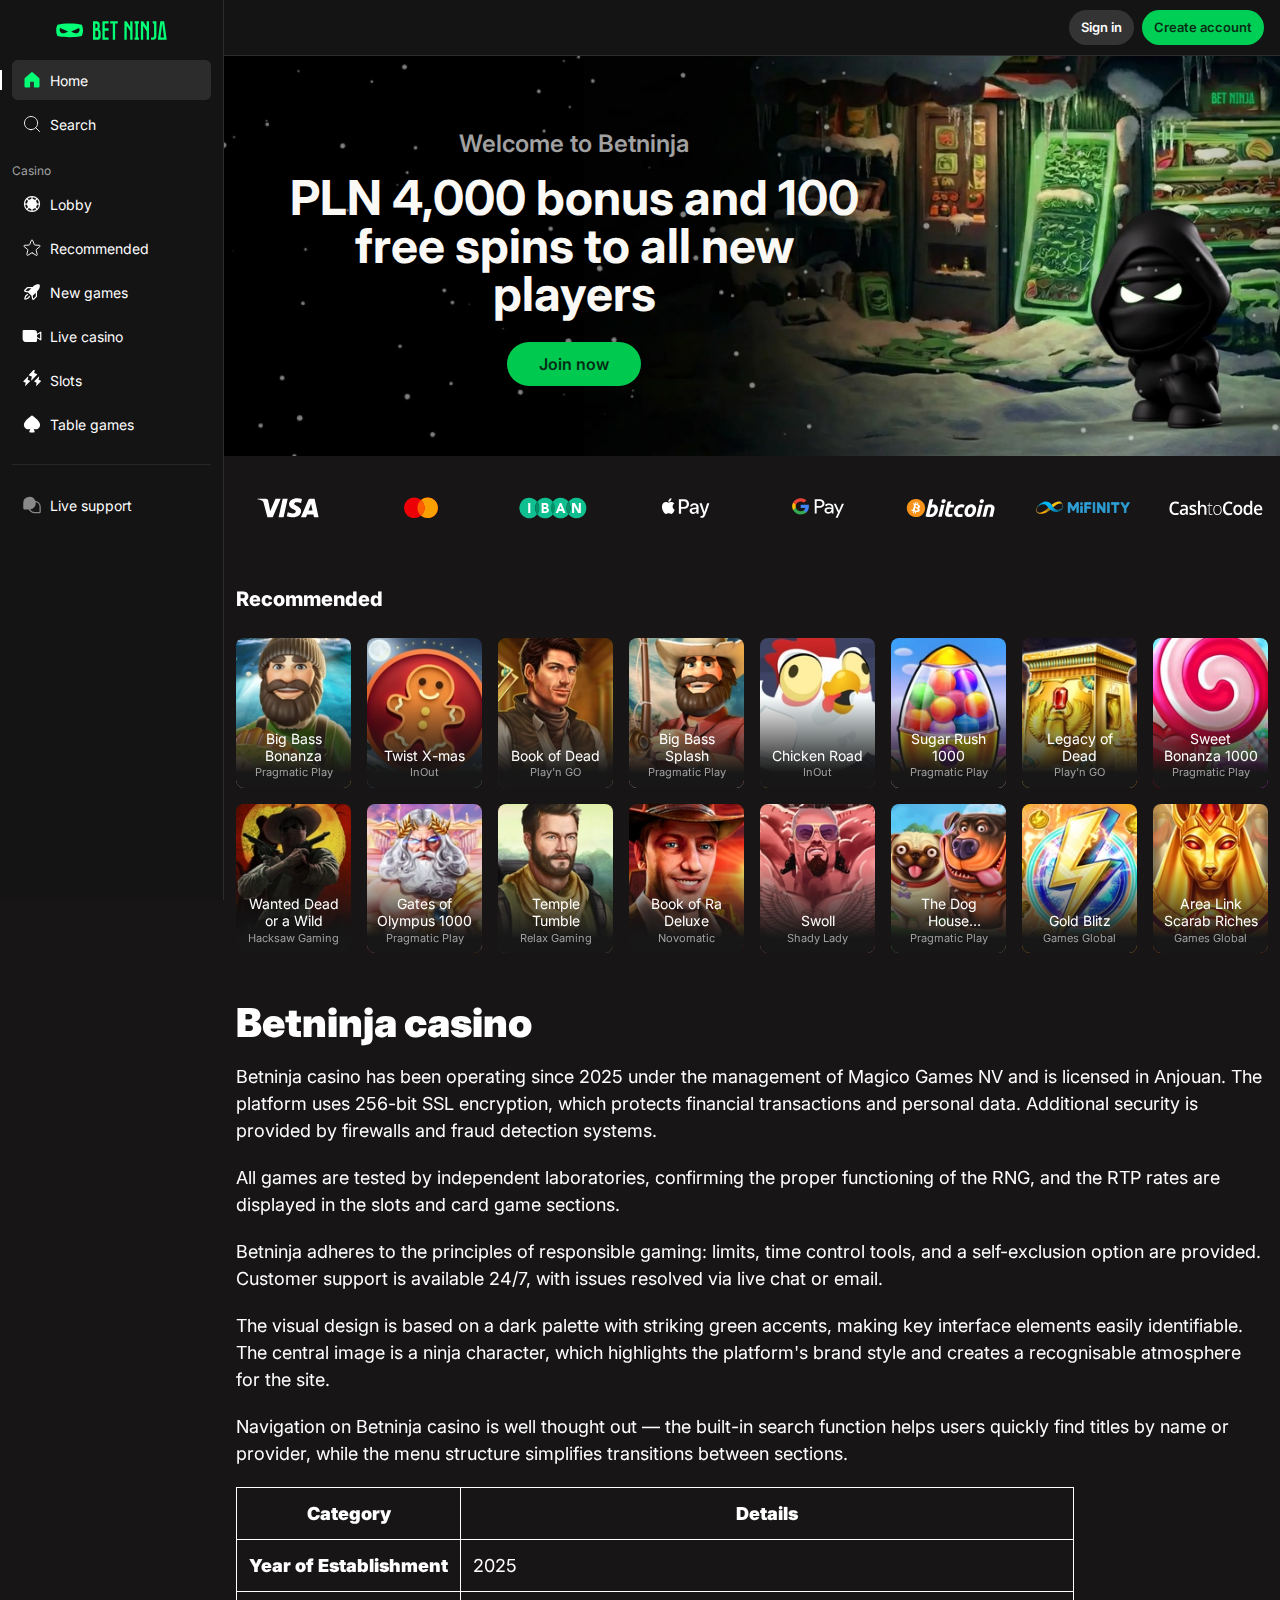
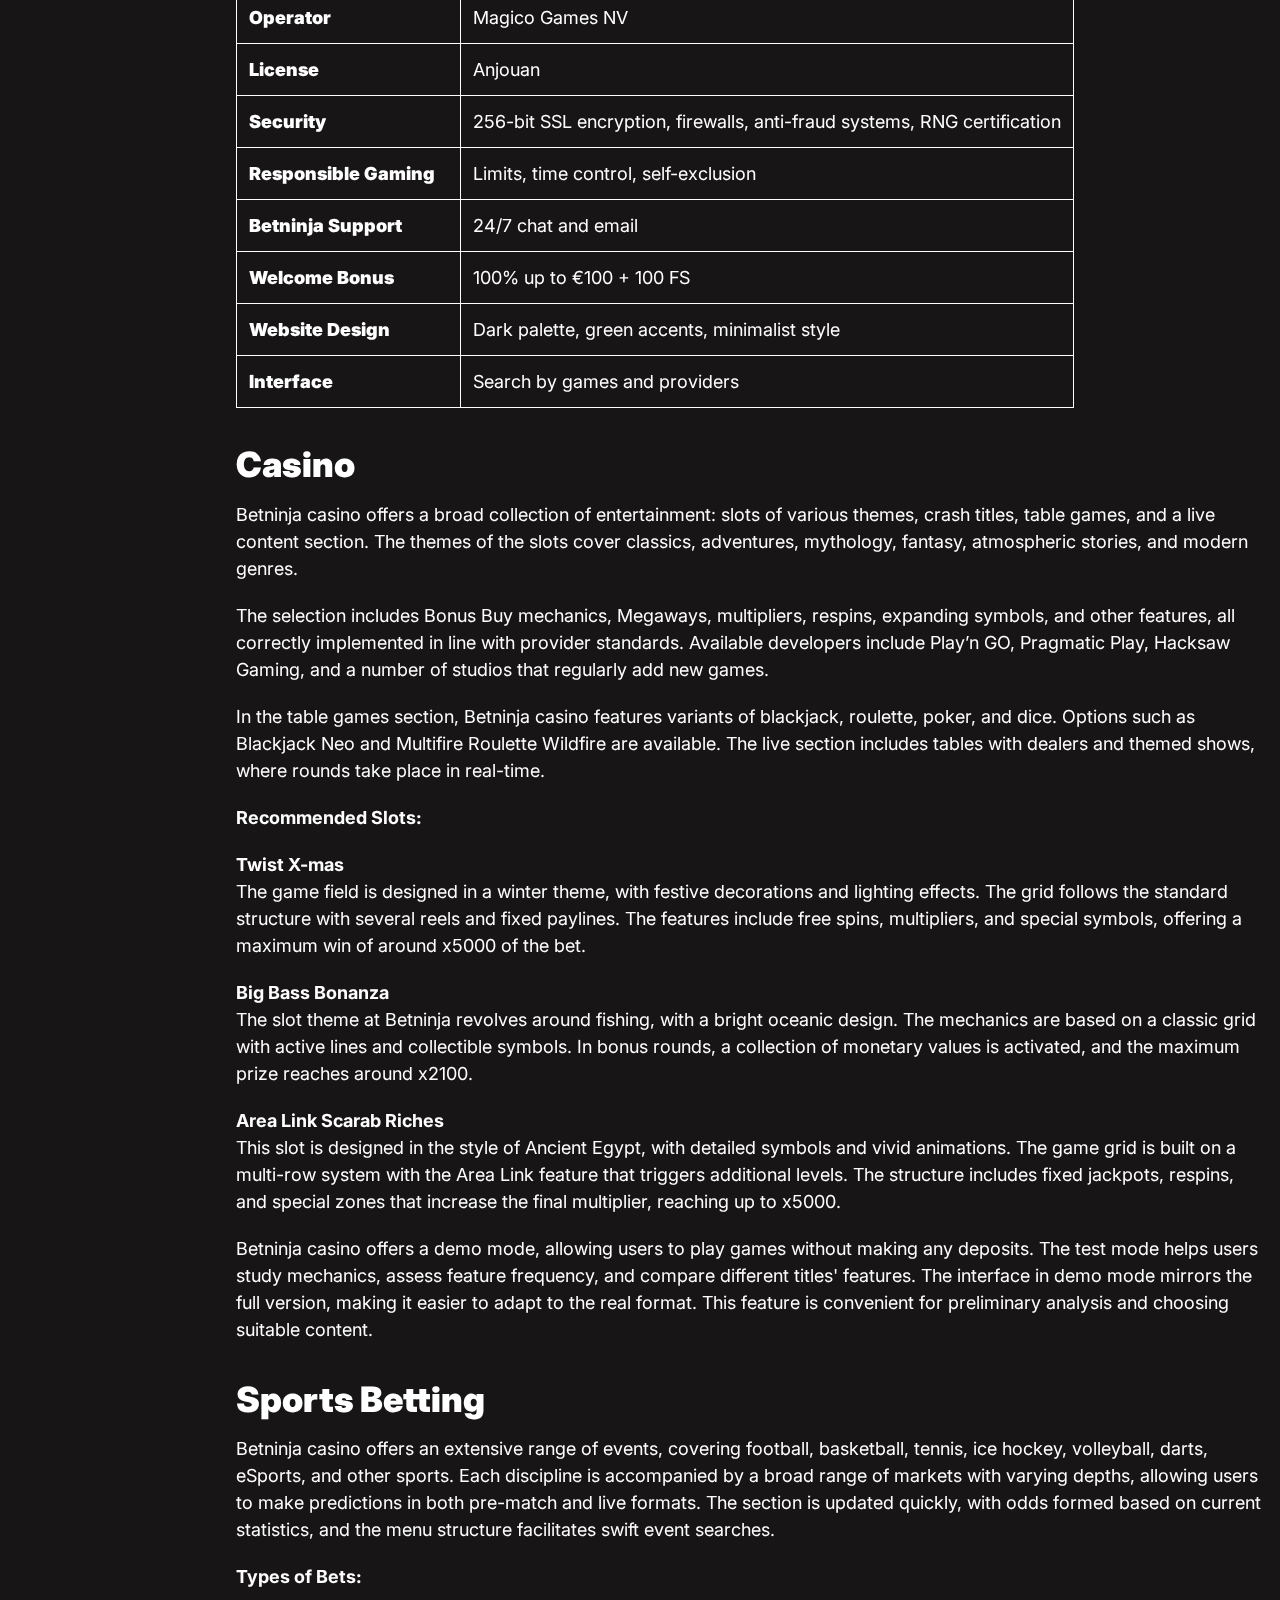
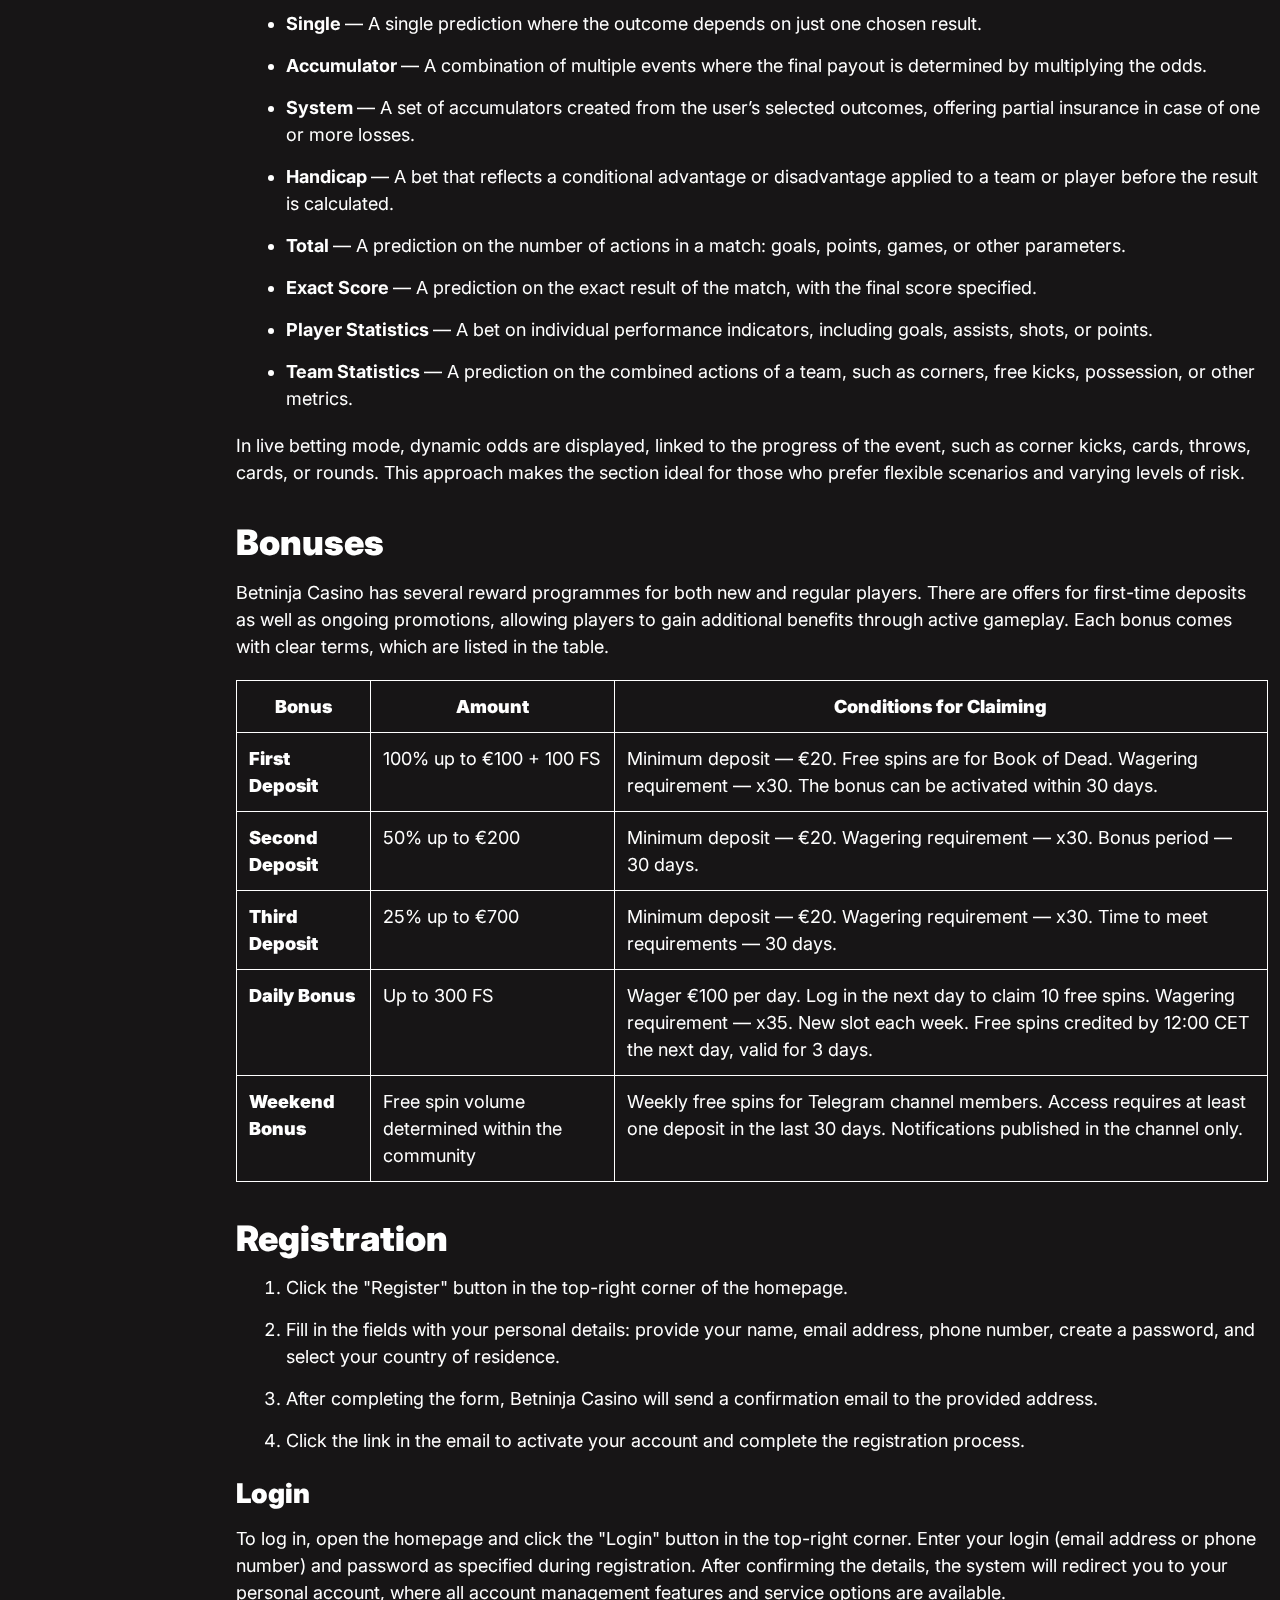
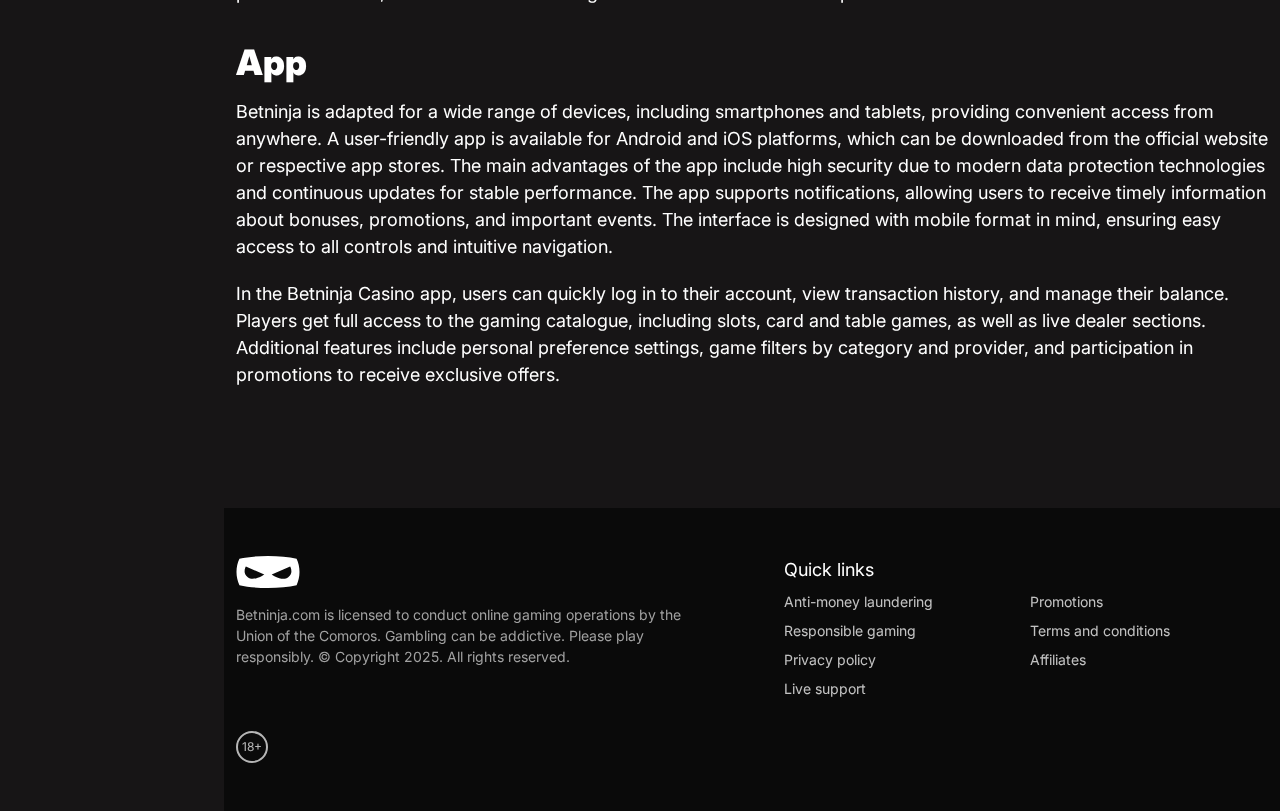
<file: en-uk/index.html>
<!DOCTYPE html>
<html lang="en-UK">
<head>
  <meta charset="UTF-8">
  <meta name="robots" content="noindex, nofollow">
  <meta name="viewport" content="width=device-width, initial-scale=1.0">
  <meta name="description" content="Register at Betninja casino UK and claim 100% up to ₤1000 + 100 Free Spins. Casino with live dealers and slots.">
  <title>Betninja casino UK — new players get a bonus</title>
  <link rel="alternate" href="https://betninjas.uk/" hreflang="en">
  <link rel="alternate" href="https://betninjas.uk/en-uk/" hreflang="en-UK">
  <link rel="canonical" href="https://betninjas.uk/en-uk/" hreflang="en-UK">
  <link rel="icon" type="image/png" href="../favicon.ico">
  <link rel="stylesheet" href="../assets/css/styles.css">
  <link rel="preconnect" href="https://fonts.googleapis.com">
<link rel="preconnect" href="https://fonts.gstatic.com" crossorigin>
<link href="https://fonts.googleapis.com/css2?family=Inter:ital,opsz,wght@0,14..32,100..900;1,14..32,100..900&display=swap" rel="stylesheet">
</head>
<body>
  <ul class="mobile-menu">
    <li>
      <a href="go" rel="nofollow">
        <svg width="32" height="32" viewBox="0 0 32 32" fill="none" class="size-5 text-ninja-green"><path d="M27.346 12.963L17.345 3.87a1.992 1.992 0 00-2.691 0l-10 9.091A2.004 2.004 0 004 14.443V26a2 2 0 002 2l6-.001a1 1 0 001-1v-8h6v8a1 1 0 001 1h6a2 2 0 002-2V14.443a2.005 2.005 0 00-.654-1.48z" fill="currentColor"></path></svg>
        <span>Home</span>
      </a>
    </li>
    <li>
      <a href="go" rel="nofollow">
        <svg width="32" height="32" viewBox="0 0 32 32" fill="none" class="size-5"><path d="M25.27 25.104a12.976 12.976 0 000-18.208.924.924 0 00-.166-.166 12.976 12.976 0 00-18.208 0 .924.924 0 00-.166.166 12.976 12.976 0 000 18.208.924.924 0 00.166.166 12.976 12.976 0 0018.208 0 .924.924 0 00.166-.166zM5.046 17h3.019a7.959 7.959 0 001.62 3.901L7.55 23.035A10.95 10.95 0 015.046 17zm2.505-8.035l2.133 2.133A7.959 7.959 0 008.064 15H5.047a10.95 10.95 0 012.505-6.035zM26.954 15h-3.019a7.959 7.959 0 00-1.62-3.902l2.134-2.133A10.95 10.95 0 0126.954 15zm-6.053-5.316A7.959 7.959 0 0017 8.064V5.047a10.95 10.95 0 016.035 2.505l-2.134 2.133zM15 8.064a7.959 7.959 0 00-3.902 1.62L8.965 7.551A10.95 10.95 0 0115 5.046v3.019zm-3.902 14.252A7.959 7.959 0 0015 23.936v3.018a10.951 10.951 0 01-6.035-2.505l2.133-2.133zM17 23.936a7.959 7.959 0 003.901-1.62l2.134 2.133A10.951 10.951 0 0117 26.954v-3.019zm5.316-3.035A7.959 7.959 0 0023.936 17h3.018a10.95 10.95 0 01-2.505 6.035l-2.133-2.134z" fill="currentColor"></path></svg>
        <span>Casino</span>
      </a>
    </li>
    <li>
      <a href="go" rel="nofollow">
        <svg width="32" height="32" viewBox="0 0 32 32" fill="none" class="size-5 text-white"><path d="M14.5 25C20.299 25 25 20.299 25 14.5S20.299 4 14.5 4 4 8.701 4 14.5 8.701 25 14.5 25zM21.924 21.925L27.999 28" stroke="currentColor" stroke-width="1.5" stroke-linecap="round" stroke-linejoin="round"></path></svg>
        <span>Search</span>
      </a>
    </li>
    <li>
      <a href="go" rel="nofollow">
        <svg width="32" height="32" viewBox="0 0 32 32" fill="none" class="size-5 text-white"><path d="M27 15H5a1 1 0 000 2h22a1 1 0 000-2zM5 9h22a1 1 0 100-2H5a1 1 0 000 2zM27 23H5a1 1 0 000 2h22a1 1 0 000-2z" fill="currentColor"></path></svg>
        <span>Menu</span>
      </a>
    </li>
  </ul>
  <aside class="sidebar">
    <a class="logo" href="go" rel="nofollow">
      <svg width="288" height="49" viewBox="0 0 288 49" fill="none" class="text-ninja-green h-auto w-28"><path d="M113.491 9.891c0-6.443-2.193-9.391-10.487-9.391H96.08v47.984h11.036c8.295 0 8.706-5.62 8.706-10.008v-8.089c0-8.637-4.661-8.98-5.004-8.98.411-.068 2.673-.822 2.673-6.375v-5.14zm-11.379 32.424V24.972c6.033 0 7.678 0 7.678 6.306v6.17c0 4.798-1.44 4.867-7.678 4.867zm0-35.646c3.976 0 5.69.412 5.69 4.593v2.468c0 4.181-1.919 4.935-5.69 4.935V6.67zm18.337 41.815h15.972v-6.1h-9.94v-17.55h9.94v-6.032h-9.94V6.532h9.94V.5h-15.972v47.984zm39.878-41.883V.637h-19.81v5.964h6.855v41.883h6.032V6.601h6.923zm32.241 41.883h5.964V.637h-5.964v14.738L183.451.637h-5.964v47.847h5.964v-36.4l9.117 14.67v21.73zm22.467 0v-6.032h-2.605V6.532h2.605V.5h-11.242v6.032h2.605v35.92h-2.605v6.032h11.242zm20.239 0h5.964V.637h-5.964v14.738L226.157.637h-5.964v47.847h5.964v-36.4l9.117 14.67v21.73zM260.483.5h-9.46v6.032h3.428V38.34c0 .343 0 2.056-.686 3.016-.754 1.028-1.576 1.097-3.839 1.097h-3.427v6.032h3.633c5.484 0 6.169-.685 8.157-2.536 1.92-1.851 2.194-4.73 2.194-7.403V.5zm3.856 47.984h23.032L280.516.5h-9.871l-6.306 47.984zm6.855-6.032l4.387-36.125 4.593 36.125h-8.98zM35.346 6.212c-12.144 0-22.857 1.197-31.605 3.132A35.447 35.447 0 00.5 24.206c0 5.31 1.161 10.347 3.24 14.863 8.75 1.935 19.462 3.131 31.606 3.131 12.143 0 22.856-1.196 31.605-3.131a35.452 35.452 0 003.24-14.863c0-5.31-1.16-10.346-3.24-14.862-8.749-1.935-19.462-3.132-31.605-3.132zM12.992 30.194c-6.433-5.219-2.098-12.04-2.098-12.04l20.313 8.791s-11.781 8.467-18.215 3.249zm44.705 0c-6.434 5.218-18.215-3.249-18.215-3.249l20.313-8.79s4.335 6.82-2.098 12.039z" fill="currentColor"></path></svg>
    </a>
    <ul class="menu">
      <li>
        <a href="go" rel="nofollow">
          <svg width="32" height="32" viewBox="0 0 32 32" fill="none" class="size-5"><path d="M27.346 12.963L17.345 3.87a1.992 1.992 0 00-2.691 0l-10 9.091A2.004 2.004 0 004 14.443V26a2 2 0 002 2l6-.001a1 1 0 001-1v-8h6v8a1 1 0 001 1h6a2 2 0 002-2V14.443a2.005 2.005 0 00-.654-1.48z" fill="currentColor"></path></svg>
          <span>Home</span>
        </a>
      </li>
      <li>
        <a href="go" rel="nofollow">
          <svg width="32" height="32" viewBox="0 0 32 32" fill="none" class="size-5"><path d="M14.5 25C20.299 25 25 20.299 25 14.5S20.299 4 14.5 4 4 8.701 4 14.5 8.701 25 14.5 25zM21.924 21.925L27.999 28" stroke="currentColor" stroke-width="1.5" stroke-linecap="round" stroke-linejoin="round"></path></svg>
          <span>Search</span>
        </a>
      </li>
      <li>
        <a>
          <span>Casino</span>
        </a>
      </li>
      <li>
        <a href="go" rel="nofollow">
          <svg width="32" height="32" viewBox="0 0 32 32" fill="none" class="size-5"><path d="M25.27 25.104a12.976 12.976 0 000-18.208.924.924 0 00-.166-.166 12.976 12.976 0 00-18.208 0 .924.924 0 00-.166.166 12.976 12.976 0 000 18.208.924.924 0 00.166.166 12.976 12.976 0 0018.208 0 .924.924 0 00.166-.166zM5.046 17h3.019a7.959 7.959 0 001.62 3.901L7.55 23.035A10.95 10.95 0 015.046 17zm2.505-8.035l2.133 2.133A7.959 7.959 0 008.064 15H5.047a10.95 10.95 0 012.505-6.035zM26.954 15h-3.019a7.959 7.959 0 00-1.62-3.902l2.134-2.133A10.95 10.95 0 0126.954 15zm-6.053-5.316A7.959 7.959 0 0017 8.064V5.047a10.95 10.95 0 016.035 2.505l-2.134 2.133zM15 8.064a7.959 7.959 0 00-3.902 1.62L8.965 7.551A10.95 10.95 0 0115 5.046v3.019zm-3.902 14.252A7.959 7.959 0 0015 23.936v3.018a10.951 10.951 0 01-6.035-2.505l2.133-2.133zM17 23.936a7.959 7.959 0 003.901-1.62l2.134 2.133A10.951 10.951 0 0117 26.954v-3.019zm5.316-3.035A7.959 7.959 0 0023.936 17h3.018a10.95 10.95 0 01-2.505 6.035l-2.133-2.134z" fill="currentColor"></path></svg>
          <span>Lobby</span>
        </a>
      </li>
      <li>
        <a href="go" rel="nofollow">
          <svg width="32" height="32" viewBox="0 0 32 32" fill="none" class="size-5"><path d="M16.551 23.842l6.305 3.994c.806.51 1.806-.249 1.567-1.19l-1.821-7.165a1.095 1.095 0 01.354-1.11l5.654-4.705c.742-.618.36-1.851-.595-1.913l-7.383-.48a1.052 1.052 0 01-.906-.668l-2.754-6.934a1.04 1.04 0 00-1.944 0l-2.754 6.934a1.052 1.052 0 01-.906.669l-7.383.48c-.954.061-1.338 1.294-.595 1.912l5.654 4.706a1.095 1.095 0 01.354 1.109L7.71 26.126c-.287 1.129.914 2.04 1.88 1.427l5.86-3.711a1.027 1.027 0 011.102 0v0z" stroke="currentColor" stroke-width="1.5" stroke-linecap="round" stroke-linejoin="round"></path></svg>
          <span>Recommended</span>
        </a>
      </li>
      <li>
        <a href="go" rel="nofollow">
          <svg width="32" height="32" viewBox="0 0 32 32" fill="none" class="size-5"><path d="M12.073 22.122a1 1 0 00-1.265.633c-.82 2.457-3.487 3.218-5.017 3.453.235-1.53.996-4.198 3.454-5.017a1 1 0 10-.633-1.897c-2.045.681-3.547 2.306-4.345 4.698a11.592 11.592 0 00-.581 3.322 1 1 0 001 1 11.591 11.591 0 003.321-.582c2.392-.797 4.017-2.3 4.698-4.345a1 1 0 00-.632-1.265z" fill="currentColor"></path><path d="M28.452 5.227a1.985 1.985 0 00-1.68-1.679c-1.41-.21-5.077-.314-8.65 3.26L17 7.928H9.344a1.988 1.988 0 00-1.415.587l-4.043 4.042a2 2 0 001.023 3.376l4.941.988 5.23 5.229.987 4.942a2 2 0 003.376 1.022l4.043-4.043a1.987 1.987 0 00.585-1.414V15l1.122-1.121c3.573-3.574 3.47-7.24 3.259-8.652zM9.344 9.93H15l-4.985 4.985-4.714-.942 4.043-4.043zM22.07 22.657L18.03 26.7l-.943-4.715L22.07 17v5.657z" fill="currentColor"></path></svg>
          <span>New games</span>
        </a>
      </li>
      <li>
        <a href="go" rel="nofollow">
          <svg xmlns="http://www.w3.org/2000/svg" width="32" height="32" fill="none" viewBox="0 0 32 32" class="-mt-0.5 size-5"><path fill="currentColor" d="M30.502 9.135a1 1 0 0 0-.998-.003L24 12.277V11.5a5.006 5.006 0 0 0-5-5H3a2 2 0 0 0-2 2v12a5.006 5.006 0 0 0 5 5h16a2 2 0 0 0 2-2v-3.777l5.504 3.145A1 1 0 0 0 31 22V10a1 1 0 0 0-.498-.865M29 20.277l-5-2.857v-2.84l5-2.857z"></path></svg>
          <span>Live casino</span>
        </a>
      </li>
      <li>
        <a href="go" rel="nofollow">
          <svg width="32" height="32" viewBox="0 0 32 32" fill="none" class="size-5"><path d="M26.974 14.77a1 1 0 00-.623-.707l-7.204-2.702 1.834-9.166a1 1 0 00-1.712-.878l-14 15a1 1 0 00.38 1.618l7.204 2.702-1.834 9.166a1 1 0 001.712.878l14-15a1 1 0 00.243-.91z" transform="translate(-0.5, 10) scale(0.5)" fill="currentColor"></path><path d="M26.974 14.77a1 1 0 00-.623-.707l-7.204-2.702 1.834-9.166a1 1 0 00-1.712-.878l-14 15a1 1 0 00.38 1.618l7.204 2.702-1.834 9.166a1 1 0 001.712.878l14-15a1 1 0 00.243-.91z" transform="translate(17, 10) scale(0.5)" fill="currentColor"></path><path d="M26.974 14.77a1 1 0 00-.623-.707l-7.204-2.702 1.834-9.166a1 1 0 00-1.712-.878l-14 15a1 1 0 00.38 1.618l7.204 2.702-1.834 9.166a1 1 0 001.712.878l14-15a1 1 0 00.243-.91z" transform="translate(8, -2) scale(0.6)" fill="currentColor"></path></svg>
          <span>Slots</span>
        </a>
      </li>
      <li>
        <a href="go" rel="nofollow">
          <svg width="32" height="32" viewBox="0 0 32 32" fill="none" class="size-5"><path d="M29 17.5a7 7 0 01-10.238 6.206l1.493 4.478a.999.999 0 01-.949 1.316h-6.612a1 1 0 01-.949-1.316l1.493-4.478A7 7 0 013 17.5C3 10.803 15.21 2.912 15.73 2.58a.5.5 0 01.54 0C16.79 2.912 29 10.803 29 17.5z" fill="currentColor"></path></svg>
          <span>Table games</span>
        </a>
      </li>
      <li>
        <a></a>
      </li>
      <li>
        <a href="go" rel="nofollow">
          <svg width="32" height="32" viewBox="0 0 32 32" fill="none" class="size-5"><path d="M21.196 9.072A10 10 0 002 13v8.25a1.752 1.752 0 001.75 1.75h7.083a10.02 10.02 0 009.167 6h8.25a1.752 1.752 0 001.75-1.75v-8.25a9.996 9.996 0 00-8.804-9.927zM28 27h-8a8.017 8.017 0 01-6.96-4.054 9.988 9.988 0 008.797-11.732A7.998 7.998 0 0128 18.998v8z" fill="currentColor"></path></svg>
          <span>Live support</span>
        </a>
      </li>
    </ul>
  </aside>
  <div class="wrap">
    <header>
      <a class="logo header__logo" href="go" rel="nofollow">
        <svg width="288" height="49" viewBox="0 0 288 49" fill="none" class="text-ninja-green h-auto w-28"><path d="M113.491 9.891c0-6.443-2.193-9.391-10.487-9.391H96.08v47.984h11.036c8.295 0 8.706-5.62 8.706-10.008v-8.089c0-8.637-4.661-8.98-5.004-8.98.411-.068 2.673-.822 2.673-6.375v-5.14zm-11.379 32.424V24.972c6.033 0 7.678 0 7.678 6.306v6.17c0 4.798-1.44 4.867-7.678 4.867zm0-35.646c3.976 0 5.69.412 5.69 4.593v2.468c0 4.181-1.919 4.935-5.69 4.935V6.67zm18.337 41.815h15.972v-6.1h-9.94v-17.55h9.94v-6.032h-9.94V6.532h9.94V.5h-15.972v47.984zm39.878-41.883V.637h-19.81v5.964h6.855v41.883h6.032V6.601h6.923zm32.241 41.883h5.964V.637h-5.964v14.738L183.451.637h-5.964v47.847h5.964v-36.4l9.117 14.67v21.73zm22.467 0v-6.032h-2.605V6.532h2.605V.5h-11.242v6.032h2.605v35.92h-2.605v6.032h11.242zm20.239 0h5.964V.637h-5.964v14.738L226.157.637h-5.964v47.847h5.964v-36.4l9.117 14.67v21.73zM260.483.5h-9.46v6.032h3.428V38.34c0 .343 0 2.056-.686 3.016-.754 1.028-1.576 1.097-3.839 1.097h-3.427v6.032h3.633c5.484 0 6.169-.685 8.157-2.536 1.92-1.851 2.194-4.73 2.194-7.403V.5zm3.856 47.984h23.032L280.516.5h-9.871l-6.306 47.984zm6.855-6.032l4.387-36.125 4.593 36.125h-8.98zM35.346 6.212c-12.144 0-22.857 1.197-31.605 3.132A35.447 35.447 0 00.5 24.206c0 5.31 1.161 10.347 3.24 14.863 8.75 1.935 19.462 3.131 31.606 3.131 12.143 0 22.856-1.196 31.605-3.131a35.452 35.452 0 003.24-14.863c0-5.31-1.16-10.346-3.24-14.862-8.749-1.935-19.462-3.132-31.605-3.132zM12.992 30.194c-6.433-5.219-2.098-12.04-2.098-12.04l20.313 8.791s-11.781 8.467-18.215 3.249zm44.705 0c-6.434 5.218-18.215-3.249-18.215-3.249l20.313-8.79s4.335 6.82-2.098 12.039z" fill="currentColor"></path></svg>
      </a>
      <div class="header__btns">
        <a href="go" rel="nofollow">Sign in</a>
        <a href="go" rel="nofollow">Create account</a>
      </div>
    </header>
    <main>
      <div class="banner">
        <div class="banner__img">
              <picture>
                <source srcset="../assets/images/banner-mob.jpg" media="(max-width: 767px)">
                <source srcset="../assets/images/banner2.jpg" media="(max-width: 1919px)">
                <source srcset="../assets/images/banner.jpg" media="(min-width: 1920px)">
                <img src="../assets/images/banner-mob.jpg" alt="banner" fetchpriority="high">
              </picture>
        </div>
        <div class="container">
          <div class="banner__content">
            <p>Welcome to Betninja</p>
            <p>PLN 4,000 bonus and 100 free spins to all new players</p>
            <a href="go" rel="nofollow"><span>Join now</span></a>
          </div>
        </div>
      </div>
      <div class="container">
        <ul class="top__list">
          <li><svg width="160" height="160" viewBox="0 0 160 160" fill="none" class="h-auto w-full max-w-24 shrink-0 md:max-w-28"><path fill-rule="evenodd" clip-rule="evenodd" d="M56.501 94.093h-8.135l-6.1-22.747c-.29-1.046-.905-1.971-1.81-2.407-2.256-1.096-4.743-1.968-7.456-2.407v-.876h13.105c1.809 0 3.165 1.315 3.391 2.843l3.165 16.408 8.132-19.251h7.909L56.5 94.093zm16.722 0H65.54l6.327-28.437h7.683l-6.327 28.437zm16.267-20.56c.226-1.53 1.582-2.407 3.165-2.407 2.487-.22 5.196.22 7.457 1.312l1.356-6.123A19.843 19.843 0 0094.463 65c-7.456 0-12.882 3.939-12.882 9.406 0 4.159 3.843 6.343 6.556 7.658 2.935 1.312 4.066 2.188 3.84 3.5 0 1.967-2.261 2.843-4.518 2.843-2.713 0-5.426-.656-7.91-1.752l-1.356 6.127c2.713 1.092 5.648 1.531 8.362 1.531 8.36.216 13.557-3.719 13.557-9.626 0-7.438-10.622-7.874-10.622-11.153zM127 94.094l-6.1-28.437h-6.553c-1.356 0-2.713.876-3.165 2.187l-11.296 26.25h7.909l1.578-4.155h9.718l.904 4.155H127zm-11.522-20.779l2.256 10.718h-6.326l4.07-10.718z" fill="#fff"></path></svg></li>
          <li><svg width="160" height="160" viewBox="0 0 160 160" fill="none" class="h-auto w-full max-w-24 shrink-0 md:max-w-28"><path fill-rule="evenodd" clip-rule="evenodd" d="M80 91.787a15.704 15.704 0 01-10.23 3.77c-8.71 0-15.77-7.065-15.77-15.779C54 71.064 61.06 64 69.77 64c3.904 0 7.476 1.419 10.23 3.77A15.704 15.704 0 0190.23 64C98.94 64 106 71.064 106 79.778s-7.06 15.778-15.77 15.778A15.704 15.704 0 0180 91.787z" fill="#ED0006"></path><path fill-rule="evenodd" clip-rule="evenodd" d="M80 91.787a15.746 15.746 0 005.541-12.009c0-4.809-2.15-9.115-5.541-12.009A15.704 15.704 0 0190.23 64C98.94 64 106 71.064 106 79.778s-7.06 15.778-15.77 15.778A15.704 15.704 0 0180 91.787z" fill="#F9A000"></path><path fill-rule="evenodd" clip-rule="evenodd" d="M79.998 67.77a15.746 15.746 0 015.54 12.009c0 4.809-2.15 9.115-5.54 12.009a15.746 15.746 0 01-5.541-12.009c0-4.809 2.15-9.115 5.54-12.009z" fill="#FF5E00"></path></svg></li>
          <li><svg width="160" height="160" viewBox="0 0 160 160" fill="none" class="h-auto w-full max-w-24 shrink-0 md:max-w-28"><path fill-rule="evenodd" clip-rule="evenodd" d="M37.344 65.541c3.882-1.786 8.491-1.776 12.363.037 2.338 1.081 4.399 2.793 5.943 4.912-.188.298-.383.591-.575.885-1.526 2.38-2.364 5.209-2.474 8.06-.12 3.329.774 6.707 2.591 9.46.155.231.31.462.462.696-1.769 2.441-4.232 4.332-7.002 5.36a14.833 14.833 0 01-9.138.39c-3.164-.873-6.029-2.855-8.04-5.536a16.102 16.102 0 01-3.188-8.53c-.246-3.146.446-6.365 1.963-9.101 1.606-2.92 4.129-5.285 7.095-6.633zm75.012-.859c3.704-.965 7.76-.449 11.099 1.491 2.413 1.378 4.447 3.454 5.829 5.927 1.332 2.398 2.084 5.169 2.022 7.945.059 2.448-.529 4.892-1.573 7.08-1.356 2.827-3.552 5.208-6.204 6.75a14.818 14.818 0 01-9.32 1.888c-4.042-.498-7.868-2.773-10.281-6.184.953-1.369 1.755-2.86 2.261-4.47 1.185-3.652 1.037-7.75-.431-11.292-.46-1.192-1.137-2.271-1.833-3.326 2.066-2.858 5.093-4.946 8.431-5.809zm-49.64.432c2.748-1.017 5.78-1.173 8.62-.487 3.313.807 6.346 2.813 8.446 5.596 2.133-2.804 5.194-4.832 8.553-5.618 3.53-.837 7.346-.341 10.545 1.432a15.374 15.374 0 015.037 4.465c-1.749 2.439-2.843 5.394-3.018 8.435-.292 3.778.838 7.626 3.021 10.655-1.947 2.681-4.731 4.695-7.836 5.64-4.231 1.32-9.008.609-12.689-1.938-1.373-.926-2.586-2.1-3.608-3.425-2.027 2.666-4.895 4.63-8.06 5.492-2.479.679-5.124.69-7.613.051-3.346-.867-6.4-2.95-8.453-5.83 2.225-3.078 3.34-7.012 2.996-10.85-.205-2.97-1.292-5.847-3-8.23a15.232 15.232 0 017.059-5.388z" fill="#0FBF90"></path><path fill-rule="evenodd" clip-rule="evenodd" d="M78.962 71.433c.255-.408.513-.818.838-1.17 1.944 2.546 3.08 5.731 3.235 8.975.194 3.778-.962 7.629-3.241 10.588-.617-.734-1.099-1.586-1.545-2.44-1.655-3.25-2.143-7.11-1.388-10.697a15.871 15.871 0 012.101-5.256zm-23.314-.944l.008.012c1.708 2.383 2.795 5.26 3 8.23.342 3.838-.772 7.771-2.997 10.85l-.007.009a77.748 77.748 0 00-.462-.697c-1.816-2.752-2.71-6.13-2.591-9.458.11-2.852.948-5.68 2.474-8.06.193-.295.387-.588.575-.885zm48.267.012l.008-.011c.696 1.055 1.373 2.134 1.833 3.326 1.468 3.542 1.617 7.64.431 11.293-.506 1.61-1.308 3.1-2.261 4.469l-.008.013c-2.183-3.03-3.313-6.877-3.021-10.655.176-3.041 1.27-5.997 3.018-8.435z" fill="#018F67"></path><path fill-rule="evenodd" clip-rule="evenodd" d="M109.382 72.442c1.429.005 2.859-.02 4.289.012 1.992 3.538 4.013 7.06 6.038 10.578.004-3.53.005-7.058 0-10.587 1.052-.012 2.102 0 3.152-.005-.011 5.083.011 10.166-.011 15.25-1.371-.02-2.742.001-4.112-.012-2.065-3.613-4.129-7.226-6.203-10.833-.019 3.614.002 7.227-.011 10.84-1.047-.01-2.094-.002-3.141-.003 0-5.08.003-10.16-.001-15.24zm-17.8 4.48c-.547 1.565-1.14 3.113-1.695 4.676 1.14-.002 2.28-.006 3.42 0a558.235 558.235 0 00-1.725-4.676zm-1.21-4.48c.873-.002 1.745-.008 2.617.005 2.051 5.083 4.124 10.156 6.183 15.235-1.192-.007-2.383.011-3.575-.008-.391-1.075-.81-2.138-1.207-3.211-1.832-.005-3.665-.003-5.499-.001-.393 1.071-.795 2.14-1.174 3.216-1.164.01-2.329 0-3.492.004 2.047-5.081 4.103-10.158 6.148-15.24zm-24.698 8.95a249.7 249.7 0 00.001 3.43c.944-.01 1.888-.002 2.833-.003.525 0 1.072-.133 1.488-.478.643-.533.769-1.66.192-2.288-.494-.502-1.218-.623-1.88-.657-.878-.012-1.757-.002-2.634-.004zm-.008-6.084c.01 1.072-.003 2.144.008 3.215.748.007 1.496.003 2.244.005.481.002.983-.097 1.385-.39.734-.518.808-1.804.093-2.374-.443-.358-1.026-.449-1.572-.46-.719-.001-1.439-.003-2.157.004zm-3.146-2.864c1.407-.01 2.815-.001 4.224-.004 1.263.004 2.552-.037 3.777.339.747.232 1.482.645 1.932 1.328.485.716.629 1.623.585 2.482-.05.799-.35 1.588-.903 2.154-.428.455-.984.75-1.556.963 1.071.133 2.087.764 2.634 1.74.828 1.519.635 3.66-.641 4.855-1.048.98-2.5 1.32-3.874 1.379-2.058.006-4.117-.003-6.175.004-.003-5.08.004-10.16-.003-15.24zm-20.632-.002c1.082-.004 2.165-.002 3.247-.001-.003 5.08.004 10.162-.003 15.242a761.26 761.26 0 00-3.241 0c-.006-5.08 0-10.161-.003-15.241z" fill="#FEFEFE"></path></svg></li>
          <li><svg width="160" height="160" viewBox="0 0 160 160" fill="none" class="h-auto w-full max-w-24 shrink-0 md:max-w-28"><path d="M56.339 68.868c-.856 1.013-2.225 1.812-3.594 1.698-.171-1.37.5-2.826 1.283-3.725.856-1.042 2.353-1.784 3.565-1.841.143 1.427-.413 2.826-1.255 3.868zm1.24 1.97c-1.982-.115-3.679 1.127-4.62 1.127-.955 0-2.396-1.07-3.964-1.042-2.04.028-3.936 1.184-4.977 3.026-2.139 3.682-.556 9.134 1.512 12.13 1.012 1.485 2.224 3.112 3.821 3.055 1.512-.057 2.11-.985 3.936-.985 1.84 0 2.367.985 3.964.957 1.654-.029 2.695-1.485 3.708-2.969 1.155-1.684 1.625-3.325 1.654-3.411-.029-.029-3.194-1.242-3.223-4.895-.029-3.055 2.495-4.51 2.61-4.596-1.426-2.112-3.65-2.34-4.421-2.398zm11.45-4.14v22.25h3.451v-7.606h4.777c4.364 0 7.43-2.998 7.43-7.336 0-4.339-3.01-7.308-7.316-7.308H69.03zm3.451 2.912h3.979c2.994 0 4.705 1.598 4.705 4.41 0 2.812-1.711 4.424-4.72 4.424H72.48V69.61zM90.99 89.12c2.167 0 4.178-1.1 5.09-2.84h.072v2.669h3.194V77.874c0-3.212-2.567-5.281-6.517-5.281-3.664 0-6.374 2.098-6.473 4.98h3.108c.257-1.37 1.526-2.268 3.266-2.268 2.11 0 3.293.984 3.293 2.797v1.227l-4.306.257c-4.007.243-6.174 1.884-6.174 4.739 0 2.882 2.239 4.795 5.447 4.795zm.927-2.64c-1.84 0-3.009-.885-3.009-2.241 0-1.399 1.127-2.212 3.28-2.34l3.835-.243v1.255c0 2.084-1.768 3.569-4.106 3.569zM103.609 95c3.365 0 4.948-1.284 6.331-5.18L116 72.806h-3.508l-4.064 13.144h-.071l-4.064-13.144h-3.608l5.847 16.199-.314.984c-.528 1.67-1.383 2.313-2.909 2.313-.271 0-.798-.029-1.012-.057v2.668c.199.058 1.055.086 1.312.086z" fill="#fff"></path></svg></li>
          <li><svg width="160" height="160" viewBox="0 0 160 160" fill="none" class="h-auto w-full max-w-24 shrink-0 md:max-w-28"><path d="M77.931 79.586v8.759h-2.947V66.724H82.8a7.35 7.35 0 015.07 1.88c1.374 1.154 2.143 2.827 2.106 4.551.037 1.741-.732 3.414-2.105 4.586-1.373 1.224-3.058 1.845-5.053 1.845h-4.888zm0-10.207v7.552h4.943a3.978 3.978 0 002.91-1.12c1.557-1.415 1.575-3.742.074-5.208l-.073-.069a3.925 3.925 0 00-2.911-1.138l-4.943-.017zm18.838 3.69c2.178 0 3.899.552 5.162 1.638 1.263 1.103 1.886 2.603 1.886 4.517v9.103h-2.819v-2.051h-.129c-1.226 1.69-2.837 2.534-4.87 2.534-1.72 0-3.184-.483-4.338-1.448-1.135-.897-1.776-2.224-1.739-3.62 0-1.535.623-2.742 1.85-3.656 1.226-.914 2.873-1.362 4.924-1.362 1.757 0 3.185.31 4.32.897v-.638c0-.949-.439-1.845-1.208-2.449a4.439 4.439 0 00-2.838-1.017c-1.647 0-2.947.655-3.918 1.966l-2.599-1.535c1.41-1.914 3.515-2.88 6.316-2.88zM92.96 83.81c0 .724.366 1.397.97 1.81a3.746 3.746 0 002.289.725 4.834 4.834 0 003.313-1.293c.97-.863 1.465-1.88 1.465-3.052-.916-.69-2.197-1.035-3.845-1.035-1.19 0-2.197.276-3.002.81-.787.552-1.19 1.225-1.19 2.035zM120 73.552l-9.849 21.31h-3.039l3.661-7.448-6.48-13.845h3.203l4.669 10.62h.073l4.558-10.62 3.204-.017z" fill="#fff"></path><path d="M66.014 77.69c0-.845-.074-1.69-.22-2.518h-12.43v4.776h7.121c-.293 1.535-1.245 2.914-2.636 3.776v3.103h4.247c2.49-2.155 3.918-5.344 3.918-9.137z" fill="#4285F4"></path><path d="M53.364 89.828c3.551 0 6.554-1.104 8.732-3l-4.247-3.104c-1.19.759-2.71 1.19-4.485 1.19-3.442 0-6.352-2.19-7.396-5.121h-4.375V83c2.233 4.172 6.791 6.828 11.77 6.828z" fill="#34A853"></path><path d="M45.968 79.793a7.078 7.078 0 010-4.759v-3.19h-4.375a11.73 11.73 0 00-1.414 5.57c0 1.935.484 3.843 1.414 5.569l4.375-3.19z" fill="#FBBC04"></path><path d="M53.364 69.914c1.886-.035 3.698.638 5.053 1.862l3.752-3.535c-2.38-2.12-5.528-3.276-8.805-3.241-4.98 0-9.538 2.655-11.771 6.845l4.375 3.207c1.043-2.949 3.954-5.138 7.396-5.138z" fill="#EA4335"></path></svg></li>
          <li><svg width="160" height="160" viewBox="0 0 160 160" fill="none" class="h-auto w-full max-w-24 shrink-0 md:max-w-28"><path d="M39.764 83.388c-1.883 7.5-9.53 12.064-17.082 10.194-7.549-1.87-12.144-9.467-10.26-16.966C14.301 69.115 21.95 64.55 29.5 66.42c7.551 1.87 12.146 9.467 10.264 16.968z" fill="#F7931A"></path><path d="M32.306 78.007c.28-1.863-1.147-2.864-3.1-3.532l.634-2.524-1.547-.382-.616 2.456c-.407-.1-.824-.195-1.24-.29l.622-2.472-1.546-.383-.634 2.523a52.614 52.614 0 01-.987-.231l.002-.008-2.133-.529-.412 1.64s1.148.262 1.124.278c.626.155.74.567.72.893l-.721 2.875c.043.011.099.027.16.051l-.163-.04-1.011 4.027c-.077.19-.271.473-.709.365.016.022-1.124-.279-1.124-.279l-.768 1.759 2.013.498c.374.093.741.19 1.102.283l-.64 2.552 1.545.383.634-2.525c.422.113.831.218 1.232.317l-.631 2.514 1.546.383.64-2.548c2.637.495 4.62.296 5.455-2.073.672-1.908-.034-3.008-1.421-3.726 1.01-.231 1.771-.891 1.974-2.255zm-3.533 4.921c-.478 1.908-3.711.877-4.76.618l.85-3.381c1.048.26 4.41.774 3.91 2.763zm.478-4.948c-.436 1.735-3.127.853-4 .637l.77-3.067c.873.216 3.684.62 3.23 2.43zM53.303 74.472c1.143 0 2.13.204 2.96.603a5.95 5.95 0 012.074 1.63c.544.687.95 1.49 1.21 2.41.26.923.391 1.914.391 2.976 0 1.631-.3 3.172-.908 4.625-.608 1.454-1.432 2.716-2.48 3.792a11.664 11.664 0 01-3.71 2.549c-1.424.626-2.973.94-4.635.94-.215 0-.593-.007-1.126-.018a16.547 16.547 0 01-1.835-.158 21.682 21.682 0 01-2.195-.427 11.035 11.035 0 01-2.194-.78l6.171-25.757 5.528-.851-2.21 9.14c.473-.211.95-.375 1.425-.495a6.375 6.375 0 011.534-.179zm-4.637 15.169c.832 0 1.617-.204 2.354-.603.739-.4 1.377-.94 1.91-1.612a8.121 8.121 0 001.266-2.287c.309-.85.465-1.737.465-2.66 0-1.133-.191-2.017-.571-2.656-.38-.637-1.084-.957-2.105-.957-.335 0-.766.063-1.3.177-.537.12-1.018.37-1.448.746l-2.353 9.707c.142.025.268.048.375.07.105.025.22.042.336.054.122.013.261.02.43.02h.64zM65.67 93.503h-5.279l4.459-18.636h5.316L65.67 93.503zm2.57-20.906a3.29 3.29 0 01-1.998-.655c-.598-.434-.894-1.102-.894-2.002 0-.496.102-.96.303-1.398.204-.438.47-.815.804-1.135.333-.318.72-.571 1.158-.763.442-.188.911-.282 1.411-.282.737 0 1.402.218 1.997.655.593.439.89 1.107.89 2.002 0 .497-.1.964-.303 1.401a3.687 3.687 0 01-.801 1.135c-.331.317-.721.57-1.159.76-.442.191-.91.282-1.408.282zM74.792 70.225l5.53-.851-1.358 5.493h5.923l-1.07 4.321h-5.886l-1.568 6.519a7.317 7.317 0 00-.25 1.522c-.026.474.035.881.177 1.224.142.343.397.608.767.795.368.19.896.286 1.587.286.57 0 1.125-.054 1.661-.16a11.853 11.853 0 001.621-.443l.394 4.04c-.714.26-1.486.484-2.319.672-.833.191-1.82.283-2.961.283-1.64 0-2.912-.242-3.818-.724-.905-.485-1.544-1.147-1.927-1.987-.378-.836-.546-1.8-.5-2.885.05-1.089.215-2.233.5-3.438l3.497-14.667zM84.654 86.061c0-1.605.262-3.119.785-4.536a11.146 11.146 0 012.25-3.723c.971-1.059 2.156-1.898 3.55-2.514 1.387-.612 2.94-.921 4.653-.921 1.071 0 2.028.1 2.87.302.846.204 1.611.466 2.303.796l-1.82 4.113c-.476-.192-.97-.36-1.48-.514-.511-.156-1.135-.231-1.873-.231-1.762 0-3.155.603-4.192 1.806-1.033 1.203-1.553 2.823-1.553 4.855 0 1.205.261 2.179.786 2.924.523.745 1.488 1.115 2.889 1.115a9.32 9.32 0 001.998-.212 9.893 9.893 0 001.713-.53l.394 4.215c-.667.257-1.404.49-2.212.693-.81.197-1.773.299-2.89.299-1.475 0-2.724-.215-3.746-.637-1.021-.429-1.866-.998-2.53-1.719a6.468 6.468 0 01-1.446-2.535 10.339 10.339 0 01-.449-3.046zM108.109 93.998c-1.26 0-2.355-.191-3.283-.569-.926-.377-1.693-.907-2.3-1.594-.607-.683-1.061-1.493-1.373-2.426-.311-.933-.461-1.966-.461-3.098 0-1.42.229-2.839.693-4.254a12.036 12.036 0 012.053-3.826 10.948 10.948 0 013.316-2.785c1.305-.718 2.806-1.08 4.492-1.08 1.237 0 2.326.192 3.267.57.937.376 1.708.91 2.319 1.594a6.909 6.909 0 011.37 2.427c.31.931.464 1.967.464 3.1 0 1.415-.227 2.834-.676 4.254a12.26 12.26 0 01-1.998 3.825 10.446 10.446 0 01-3.299 2.78c-1.319.72-2.848 1.082-4.584 1.082zm2.639-15.165c-.783 0-1.475.226-2.068.672a5.8 5.8 0 00-1.496 1.702 8.372 8.372 0 00-.913 2.25 9.645 9.645 0 00-.301 2.32c0 1.182.192 2.103.569 2.766.383.66 1.071.99 2.07.99.785 0 1.474-.223 2.07-.674a5.836 5.836 0 001.497-1.7 8.404 8.404 0 00.912-2.25c.2-.813.301-1.59.301-2.32 0-1.18-.191-2.103-.572-2.765-.38-.66-1.071-.99-2.069-.99zM124.419 93.503h-5.284l4.458-18.636h5.319l-4.493 18.636zm2.565-20.906a3.285 3.285 0 01-1.996-.655c-.595-.434-.893-1.102-.893-2.002 0-.496.102-.96.304-1.398.201-.438.469-.815.803-1.135a3.946 3.946 0 011.159-.763 3.534 3.534 0 011.407-.282c.738 0 1.405.218 1.999.655.594.439.894 1.107.894 2.002 0 .497-.107.964-.306 1.401-.2.438-.468.814-.8 1.135-.335.317-.72.57-1.159.76a3.509 3.509 0 01-1.412.282zM132.717 75.715c.401-.117.848-.257 1.335-.41a17.816 17.816 0 011.644-.42 19.754 19.754 0 012.032-.322 22.973 22.973 0 012.548-.126c2.785 0 4.704.806 5.764 2.412 1.059 1.606 1.242 3.804.555 6.59L144.166 93.5h-5.314l2.354-9.85c.143-.615.256-1.21.339-1.791.084-.576.079-1.083-.019-1.522a1.823 1.823 0 00-.658-1.065c-.348-.27-.875-.407-1.589-.407-.688 0-1.388.074-2.103.216L133.715 93.5h-5.317l4.319-17.787z" fill="#fff"></path></svg></li>
          <li><svg width="160" height="160" viewBox="0 0 160 160" fill="none" class="h-auto w-full max-w-24 shrink-0 md:max-w-28"><path d="M48.208 74.519c.065.091.124.186.178.284A7.705 7.705 0 0047.73 73c-2.414-4.576-9.12-3.206-15.809 1.976a25.665 25.665 0 00-4.71 4.743c.833.468 1.587 1.127 2.314 1.688.445.336.918.633 1.412.886.424-.507.863-1.009 1.325-1.501 5.96-6.35 13.544-9.582 15.947-6.274z" fill="url(#paint0_linear_98_8616)"></path><path d="M48.719 78.27l.172-.036c.293-1.424.175-2.657-.505-3.54a8.635 8.635 0 01.333 3.577z" fill="url(#paint1_linear_98_8616)"></path><path d="M48.447 74.72a2.988 2.988 0 00-.18-.282l-.028-.032c.054.17.102.348.146.528.073.128.137.261.19.399a7.474 7.474 0 00-.128-.613z" fill="#E7E6E6"></path><path d="M31.847 75.198c6.701-5.195 13.435-6.597 15.88-2.059.213.401.388.823.522 1.258l.028.032c.065.09.125.185.18.282a7.508 7.508 0 00-.67-1.785c-2.442-4.539-9.178-3.139-15.878 2.059a25.103 25.103 0 00-6.173 6.907l.038.05a25.145 25.145 0 016.073-6.744z" fill="#E7E6E6"></path><path d="M29.92 79.682c-.623-.54-1.253-1.054-1.835-1.635a30.658 30.658 0 01-3.859 3.914c-6.012 5.118-12.489 6.805-14.467 3.782a1.585 1.585 0 01-.086-.15 6.449 6.449 0 01-.835-1.868A7.329 7.329 0 018.9 79.84c-.916 1.91-1.17 3.801-.593 5.42 1.54 4.27 8.354 4.99 15.226 1.606 3.202-1.577 5.851-3.764 7.606-6.088-.406-.367-.8-.74-1.22-1.097z" fill="url(#paint2_linear_98_8616)"></path><path d="M15.422 73.353c-.322.026-.64.092-.948.194l.019.047-.056-.027c-1.33.972-1.373.978.055.027a15.235 15.235 0 00-2.346 1.844 16.711 16.711 0 00-2.959 3.983c-.082.15-.162.313-.237.471a7.308 7.308 0 00-.063 3.882c.179.667.463 1.3.841 1.873a6.54 6.54 0 01-.803-3.066c.025-2.689 2.242-6.244 3.746-7.573.852-.752 1.652-1.04 2.36-1.103.098-.206.23-.392.391-.552z" fill="url(#paint3_linear_98_8616)"></path><path style="mix-blend-mode:multiply" opacity="0.71" d="M21.098 84.33c2.796-1.78 5.315-4.218 6.101-5.256l.453-.506c.355-.342.795-1.04 1.143-1.367.89-.472 2.548-1.656 4.284-2.834.747-.506 1.498-1.003 1.922-1.238l2.033 3.444c-1.27.843-4.526 3.649-5.675 4.65-.363.314.07-.378-.27-.051l-2.435 2.225a24.052 24.052 0 01-5.527 3.591l-2.029-2.657z" fill="url(#paint4_linear_98_8616)"></path><path d="M47.347 72.262c4.99 9.677-6.365 14.223-12.324 7.543-2.51-3.232-2.787-4.846-4.354-6.493-6.694-6.669-16.344-2.524-21.36 5.834.666-.819 4.907-5.775 11.07-4.986 4.765.61 5.546 6.862 12.594 10.552 7.998 4.188 22.38-1.48 14.374-12.45z" fill="url(#paint5_linear_98_8616)"></path><path d="M33.175 84.45c-7.078-3.693-7.86-9.953-12.644-10.564-5.904-.76-10.049 3.731-11.003 4.85v.017c1.256-1.411 5.247-5.313 10.786-4.605 4.784.61 5.567 6.87 12.644 10.565 4.972 2.594 12.4 1.404 15.429-2.484-3.149 3.68-10.353 4.756-15.212 2.222z" fill="#1887B2" opacity="0.57"></path><path d="M47.67 72.585c-.084-.116-.163-.232-.25-.35 4.963 9.561-5.995 14.152-12.132 8.009 6.065 6.33 17.132 1.845 12.381-7.659z" fill="#fff"></path><path d="M73.11 71.154a1.48 1.48 0 00-.262-.082c-.709-.186-2.465-.246-3.032.227l-.03.028a.992.992 0 00-.225.316A74.857 74.857 0 0065 78.624l-4.242-6.965-.016-.035a.982.982 0 00-.234-.315l-.028-.026c-.492-.42-1.968-.407-2.772-.265-.191.02-.379.067-.558.136a.879.879 0 00-.384.324.907.907 0 00-.149.487v14.703c0 .293.133.808 1.02.947.295.04.593.06.89.056.616 0 1.913 0 1.913-1.003v-8.47c.278.448.804 1.325 1.387 2.426.809 1.533 1.352 2.535 1.63 3.006l.163.316c.145.226.33.422.545.58.464.281 1.015.37 1.54.246a.993.993 0 00.358-.183c.236-.164.444-.367.616-.6l.37-.665c.178-.317.597-1.112 1.257-2.385.659-1.272 1.16-2.198 1.503-2.779v8.527c0 1.003 1.291 1.003 1.91 1.003.62 0 1.91 0 1.91-1.003v-14.71a.91.91 0 00-.14-.491.878.878 0 00-.38-.332zM77.755 77.002c-1.216 0-1.383.224-1.383.467v9.388c0 .24.166.464 1.383.464s1.387-.224 1.387-.464v-9.394c0-.237-.179-.46-1.386-.46z" fill="#2D9DD3"></path><path d="M77.756 87.873c-.616 0-1.91 0-1.91-1.003v-9.407c0-1.003 1.29-1.003 1.91-1.003.619 0 1.913 0 1.913 1.003v9.388c0 1.022-1.29 1.022-1.913 1.022zm-.86-1.145c.57.093 1.152.093 1.722 0V77.61a5.373 5.373 0 00-1.722 0v9.117zM91.73 71.69H83.74c-.838.028-1.266.107-1.266.46v14.707c0 .24.166.464 1.377.464s1.38-.224 1.38-.464V80.78h5.71c.44 0 .723-.51.723-1.303 0-.791-.283-1.305-.724-1.305h-5.709v-3.865h6.498c.44 0 .724-.51.724-1.303 0-.791-.284-1.315-.724-1.315z" fill="#2D9DD3"></path><path d="M83.856 87.873c-.617 0-1.904 0-1.904-1.003V72.15c0-.946 1.069-.974 1.774-.996h8.01c.576 0 1.251.483 1.251 1.845 0 1.363-.674 1.843-1.25 1.843h-5.98v2.794h5.184c.577 0 1.251.483 1.251 1.846s-.674 1.842-1.25 1.842h-5.186v5.536c0 1.013-1.284 1.013-1.9 1.013zm-.854-1.145c.565.092 1.14.092 1.704 0v-6.483h6.236c.055-.019.2-.246.2-.766s-.145-.748-.197-.77h-6.24v-4.946h7.025c.034 0 .2-.205.2-.767 0-.561-.166-.757-.197-.77h-7.991a4.313 4.313 0 00-.74.07v14.432zM112.605 71.69c-1.213 0-1.38.243-1.38.48v9.71l-6.537-9.916-.031-.037c-.308-.316-2.015-.262-2.403-.095a.35.35 0 00-.183.125.37.37 0 00-.076.212v14.67c0 .154 0 .478 1.377.478s1.38-.315 1.38-.479v-9.69l6.541 9.892c.154.217.721.293 1.272.293.364.01.727-.029 1.082-.113.277-.089.336-.253.336-.373V72.18c0-.246-.164-.49-1.378-.49z" fill="#2D9DD3"></path><path d="M112.566 87.873c-1.199 0-1.541-.297-1.701-.518l-5.589-8.454v7.95c0 1.015-1.284 1.015-1.903 1.015-.62 0-1.901 0-1.901-1.015V72.18a.906.906 0 01.162-.51.877.877 0 01.42-.325c.394-.167 2.4-.372 2.973.211l.095.12 5.574 8.435V72.17c0-1.019 1.334-1.019 1.904-1.019.57 0 1.9 0 1.9 1.02v14.668a.955.955 0 01-.204.563.925.925 0 01-.495.323 4.837 4.837 0 01-1.235.149zm-.872-1.183c.282.087.577.124.872.107.298.005.596-.02.89-.076v-14.42a4.82 4.82 0 00-1.704 0v11.322l-7.461-11.3a4.881 4.881 0 00-1.769-.018v14.4c.564.102 1.14.102 1.704 0V75.388l7.468 11.303zM119.014 71.684c-1.217 0-1.387.224-1.387.466v14.707c0 .24.17.464 1.387.464s1.386-.224 1.386-.464V72.15c-.003-.242-.154-.466-1.386-.466z" fill="#2D9DD3"></path><path d="M119.014 87.873c-.617 0-1.91 0-1.91-1.003V72.15c0-1.003 1.29-1.003 1.91-1.003.619 0 1.91 0 1.91 1.004v14.706c-.003 1.016-1.294 1.016-1.91 1.016zm-.863-1.145a5.396 5.396 0 001.725 0V72.293a5.39 5.39 0 00-1.725 0v14.435zM96.909 71.684c-1.232 0-1.387.224-1.387.466v14.707c0 .24.167.464 1.387.464s1.386-.224 1.386-.464V72.15c0-.242-.17-.466-1.386-.466z" fill="#2D9DD3"></path><path d="M96.91 87.873c-.617 0-1.911 0-1.911-1.003V72.15c0-1.003 1.291-1.003 1.91-1.003.62 0 1.91 0 1.91 1.004v14.706c0 1.016-1.29 1.016-1.91 1.016zm-.863-1.145a5.397 5.397 0 001.725 0V72.293a5.392 5.392 0 00-1.725 0v14.435zM135.16 71.69h-11.186c-.234 0-.456.17-.456 1.41s.222 1.41.456 1.41h4.218v12.347c0 .24.166.464 1.377.464s1.377-.224 1.377-.464V74.51h4.214c.238 0 .456-.17.456-1.41s-.218-1.41-.456-1.41z" fill="#2D9DD3"></path><path d="M129.568 87.873c-.616 0-1.904 0-1.904-1.004V75.046h-3.696c-.98 0-.98-1.315-.98-1.946s0-1.95.98-1.95h11.186c.983 0 .983 1.319.983 1.95 0 .63 0 1.946-.983 1.946h-3.697v11.81c.012 1.017-1.272 1.017-1.889 1.017zm-.853-1.145a5.28 5.28 0 001.707 0V73.974h4.612a5.69 5.69 0 000-1.748h-10.922a5.69 5.69 0 000 1.748h4.603v12.754zM151.146 71.835c-.511-.183-2.446-.23-2.809.237l-3.485 5.555-3.493-5.549c-.339-.46-2.262-.426-2.773-.246-.29.098-.351.265-.351.391v.076l5.237 8.363v6.142c0 .132 0 .533 1.387.533 1.386 0 1.386-.401 1.386-.533v-6.142l5.237-8.36v-.079c0-.123-.058-.287-.336-.388z" fill="#2D9DD3"></path><path d="M144.846 87.873c-.474 0-1.913 0-1.913-1.07V80.81l-5.237-8.363v-.233a.956.956 0 01.204-.575.919.919 0 01.504-.328c.506-.173 2.788-.356 3.368.436l.021.031 3.053 4.846 3.081-4.896c.616-.78 2.915-.58 3.389-.407a.922.922 0 01.487.33c.124.16.193.358.197.563v.236l-5.237 8.363v5.994c-.007 1.066-1.445 1.066-1.917 1.066zm-.862-1.174c.567.13 1.155.13 1.722 0v-6.195l5.145-8.202c-.536-.117-1.815-.082-2.104.107l-3.892 6.205-3.909-6.199c-.29-.186-1.54-.22-2.092-.107l5.13 8.202v6.19zM78.206 71.286H77.18c-.83 0-1.5.688-1.5 1.536v1.08c0 .848.67 1.535 1.5 1.535h1.026c.828 0 1.5-.687 1.5-1.536v-1.079c0-.848-.672-1.536-1.5-1.536z" fill="#2D9DD3"></path><defs><linearGradient id="paint0_linear_98_8616" x1="25.8093" y1="76.1439" x2="48.8729" y2="76.3774" gradientUnits="userSpaceOnUse"><stop offset="0.01" stop-color="#FFA220"></stop><stop offset="0.04" stop-color="#FFA61C"></stop><stop offset="0.34" stop-color="#FFC000"></stop><stop offset="0.61" stop-color="#FDC200"></stop><stop offset="0.74" stop-color="#F6C900"></stop><stop offset="0.75" stop-color="#F5CB00"></stop><stop offset="0.78" stop-color="#F3C200"></stop><stop offset="0.84" stop-color="#F0B100"></stop><stop offset="0.89" stop-color="#EFAB00"></stop><stop offset="1" stop-color="#B74600"></stop></linearGradient><linearGradient id="paint1_linear_98_8616" x1="17.3876" y1="76.2393" x2="49.0481" y2="76.6817" gradientUnits="userSpaceOnUse"><stop offset="0.01" stop-color="#FFA220"></stop><stop offset="0.04" stop-color="#FFA61C"></stop><stop offset="0.34" stop-color="#FFC000"></stop><stop offset="0.61" stop-color="#FDC200"></stop><stop offset="0.74" stop-color="#F6C900"></stop><stop offset="0.75" stop-color="#F5CB00"></stop><stop offset="0.78" stop-color="#F3C200"></stop><stop offset="0.84" stop-color="#F0B100"></stop><stop offset="0.89" stop-color="#EFAB00"></stop><stop offset="1" stop-color="#B74600"></stop></linearGradient><linearGradient id="paint2_linear_98_8616" x1="8.86327" y1="80.6934" x2="30.6155" y2="85.555" gradientUnits="userSpaceOnUse"><stop offset="0.01" stop-color="#C59252"></stop><stop offset="0.22" stop-color="#EBA31C"></stop><stop offset="0.34" stop-color="#FFAC00"></stop><stop offset="0.51" stop-color="#FDAC03"></stop><stop offset="0.63" stop-color="#F6AB0D"></stop><stop offset="0.75" stop-color="#E9AA1E"></stop><stop offset="0.78" stop-color="#E4A925"></stop><stop offset="0.8" stop-color="#E7AC21"></stop><stop offset="0.86" stop-color="#F4B70F"></stop><stop offset="0.93" stop-color="#FCBE04"></stop><stop offset="1" stop-color="#FFC000"></stop></linearGradient><linearGradient id="paint3_linear_98_8616" x1="13.4544" y1="74.6805" x2="8.39361" y2="85.7051" gradientUnits="userSpaceOnUse"><stop offset="0.01" stop-color="#C59252"></stop><stop offset="0.22" stop-color="#EBA31C"></stop><stop offset="0.34" stop-color="#FFAC00"></stop><stop offset="0.51" stop-color="#FDAC03"></stop><stop offset="0.63" stop-color="#F6AB0D"></stop><stop offset="0.75" stop-color="#E9AA1E"></stop><stop offset="0.78" stop-color="#E4A925"></stop><stop offset="0.8" stop-color="#E7AC21"></stop><stop offset="0.86" stop-color="#F4B70F"></stop><stop offset="0.93" stop-color="#FCBE04"></stop><stop offset="1" stop-color="#FFC000"></stop></linearGradient><linearGradient id="paint4_linear_98_8616" x1="32.5463" y1="71.5717" x2="17.3339" y2="80.1692" gradientUnits="userSpaceOnUse"><stop offset="0.11" stop-color="#fff"></stop><stop offset="0.61" stop-color="#878787"></stop><stop offset="0.95" stop-color="#fff"></stop></linearGradient><linearGradient id="paint5_linear_98_8616" x1="53.5446" y1="87.6469" x2="11.8727" y2="68.8608" gradientUnits="userSpaceOnUse"><stop offset="0.01" stop-color="#001F2A"></stop><stop offset="0.16" stop-color="#004B5D"></stop><stop offset="0.2" stop-color="#00576E"></stop><stop offset="0.31" stop-color="#00799F"></stop><stop offset="0.42" stop-color="#0094C7"></stop><stop offset="0.52" stop-color="#00A8E3"></stop><stop offset="0.61" stop-color="#00B4F4"></stop><stop offset="0.67" stop-color="#00B8FA"></stop><stop offset="0.76" stop-color="#00B6F7"></stop><stop offset="0.83" stop-color="#01AEEC"></stop><stop offset="0.9" stop-color="#03A2DA"></stop><stop offset="0.97" stop-color="#0691C1"></stop><stop offset="1" stop-color="#0788B3"></stop></linearGradient></defs></svg></li>
          <li><svg width="160" height="160" viewBox="0 0 160 160" fill="none" class="h-auto w-full max-w-24 shrink-0 md:max-w-28"><path d="M59.8032 74.9714C58.8882 74.9714 57.9728 75.181 57.1632 75.6C56.3888 75.9841 55.7552 76.6127 55.368 77.346H55.192C55.2622 76.2984 55.368 75.4254 55.368 74.5524V69H52.235V90.4762H55.368V82.9333C55.368 81.0127 55.6846 79.6508 56.3185 78.7778C56.6702 78.3587 57.1281 78.0445 57.6207 77.8349C58.1138 77.6254 58.677 77.5555 59.2048 77.5905C59.592 77.5555 60.0144 77.6254 60.4016 77.8C60.7888 77.9397 61.1058 78.1841 61.3872 78.4635C61.9505 79.2318 62.1973 80.1397 62.1266 81.0825V90.4762H65.2596V80.6286C65.1542 76.8921 63.3589 74.9714 59.8032 74.9714ZM113.697 74.9714C111.48 74.9714 109.755 75.7047 108.558 77.0318C107.361 78.3937 106.692 80.3841 106.692 82.8286C106.657 84.2953 106.974 85.727 107.572 87.054C108.065 88.2063 108.91 89.1841 109.966 89.8476C111.057 90.5111 112.289 90.8254 113.592 90.7905C114.543 90.8254 115.493 90.6857 116.373 90.3016C117.253 89.9524 118.063 89.3937 118.696 88.6953C119.893 87.2635 120.527 85.3429 120.527 82.7937C120.527 80.419 119.893 78.4984 118.696 77.0667C117.535 75.6698 115.845 74.9714 113.697 74.9714ZM113.697 88.1714C111.198 88.1714 109.931 86.4254 109.931 82.8286C109.861 81.4667 110.178 80.1397 110.811 78.9175C111.374 78.0445 112.324 77.5555 113.697 77.5555C116.197 77.5555 117.464 79.3016 117.464 82.7937C117.464 86.3555 116.197 88.1714 113.697 88.1714ZM35.2676 76.2286C34.3171 75.3555 32.9442 74.9714 31.0081 74.9714C30.1281 74.9714 29.2128 75.0762 28.368 75.2857C27.4527 75.4953 26.5727 75.8095 25.7278 76.2286L26.7839 78.5682C27.4527 78.2539 28.1216 78.0095 28.7904 77.7651C29.4944 77.5555 30.2337 77.4508 30.9729 77.4508C31.325 77.4159 31.7121 77.4857 32.0642 77.5905C32.4162 77.7302 32.733 77.9047 32.9794 78.1841C33.4371 78.8127 33.6835 79.6159 33.613 80.3841V81.1873L31.0081 81.2571C28.6848 81.2921 26.9951 81.7111 25.9038 82.5841C25.3406 83.0032 24.883 83.527 24.6013 84.1555C24.3197 84.7841 24.1789 85.4825 24.2493 86.1461C24.2142 86.7746 24.2845 87.4032 24.4958 87.9968C24.707 88.5905 25.0238 89.1143 25.4814 89.6032C25.939 90.0222 26.4671 90.3365 27.0303 90.546C27.5935 90.7555 28.2272 90.8254 28.8256 90.7905C29.7761 90.8254 30.6913 90.6508 31.5713 90.3016C32.4162 89.8476 33.1554 89.1841 33.7187 88.381H33.7891L34.4227 90.546H36.6404V80.2445C36.7109 78.4635 36.2532 77.1016 35.2676 76.2286ZM33.613 84.6095C33.6483 85.1333 33.5779 85.6222 33.4019 86.1111C33.2259 86.6 32.9442 87.019 32.557 87.4032C31.8178 88.0667 30.8321 88.4159 29.8112 88.3461C29.4944 88.381 29.1776 88.346 28.8608 88.2413C28.544 88.1365 28.2624 87.9968 28.0512 87.7873C27.84 87.5778 27.6992 87.3333 27.5935 87.054C27.4879 86.7746 27.4527 86.4953 27.4879 86.2159C27.4527 85.7968 27.5231 85.3778 27.6992 85.0286C27.8752 84.6445 28.1568 84.3651 28.544 84.1555C29.1776 83.6667 30.3041 83.4222 31.7474 83.3524L33.7187 83.2476C33.6131 83.6667 33.5779 84.1206 33.613 84.6095ZM17.7018 72.9111C18.4762 72.9111 19.2859 73.0508 20.0251 73.2953C20.7644 73.5397 21.4684 73.819 22.1372 74.1682L23.1581 71.3048C21.4332 70.4317 19.5323 70.0127 17.6314 70.0476C15.9065 70.0127 14.2168 70.4317 12.7383 71.3048C11.3302 72.1778 10.2038 73.4698 9.53491 74.9714C8.76047 76.7175 8.37325 78.5682 8.40845 80.4889C8.40845 83.8413 9.1477 86.3905 10.7318 88.2063C12.3511 90.0222 14.428 90.8953 17.3145 90.8953C19.0746 90.8953 20.87 90.6159 22.5244 90.0222V87.1587C21.7148 87.4032 20.9052 87.6476 20.1307 87.7873C19.3211 87.9619 18.5466 88.0318 17.737 88.0318C15.8009 88.0318 14.3576 87.4032 13.4071 86.1111C12.3511 84.819 11.7878 82.9333 11.7878 80.454C11.7878 78.0794 12.3511 76.2286 13.4071 74.8667C13.9 74.2032 14.5688 73.7143 15.3432 73.3651C16.0473 73.0159 16.8569 72.8413 17.7018 72.9111ZM48.2923 82.9333C47.4827 82.3746 46.5674 81.9206 45.6521 81.5714C44.6665 81.2571 43.716 80.8032 42.836 80.2095C42.6248 80.0698 42.484 79.8953 42.3784 79.6857C42.2728 79.4762 42.2024 79.2318 42.2024 79.0222C42.2024 78.0794 43.012 77.5905 44.7017 77.5905C46.1098 77.6603 47.4475 78.0095 48.7147 78.6032L49.7707 76.1238C48.2219 75.3905 46.5674 75.0413 44.8777 75.0063C43.3992 74.9365 41.9559 75.3206 40.6887 76.1238C40.1959 76.473 39.8086 76.8921 39.527 77.4508C39.2454 77.9746 39.1398 78.5682 39.175 79.1619C39.1398 80.1047 39.4566 81.0476 40.055 81.781C40.6183 82.5143 41.8151 83.1429 43.5048 83.8413C44.2088 84.0857 44.8777 84.4349 45.4761 84.819C45.8634 85.0286 46.2154 85.3079 46.5322 85.6222C46.7434 85.9016 46.8842 86.2159 46.849 86.5651C46.849 87.7524 45.8986 88.381 43.9625 88.381C42.2728 88.3461 40.6183 87.927 39.1398 87.1238V89.9175C40.6183 90.6159 42.2376 90.9302 43.892 90.8603C45.8282 90.8603 47.3418 90.4762 48.3979 89.673C48.9259 89.2889 49.3484 88.7651 49.6298 88.1714C49.9116 87.5778 50.0526 86.9143 50.017 86.2857C50.017 85.6222 49.8765 84.9937 49.6298 84.3651C49.2427 83.8063 48.8203 83.3175 48.2923 82.9333ZM132.566 74.5873C132.601 75.4603 132.671 76.3333 132.812 77.2063H132.636C132.144 76.473 131.474 75.9143 130.7 75.5302C129.926 75.1461 129.046 74.9714 128.201 75.0063C127.356 74.9714 126.546 75.1461 125.772 75.5302C125.032 75.8794 124.364 76.4381 123.871 77.1016C122.815 78.4635 122.357 80.454 122.357 83.0032C122.357 85.5524 122.85 87.473 123.871 88.8C124.364 89.4635 125.032 89.9873 125.772 90.3714C126.511 90.7206 127.356 90.8953 128.201 90.8603C129.081 90.8953 129.961 90.6857 130.735 90.3016C131.51 89.8825 132.179 89.2889 132.636 88.5555H132.812L133.375 90.546H135.769V69.0349H132.636L132.566 74.6222V74.5873ZM132.707 83.3873C132.707 85.0286 132.39 86.3206 131.827 87.054C131.474 87.4381 131.052 87.7524 130.559 87.927C130.066 88.1016 129.538 88.2063 129.011 88.1365C128.518 88.1714 128.025 88.0318 127.567 87.8222C127.11 87.5778 126.757 87.2635 126.476 86.8445C125.807 85.6571 125.525 84.2953 125.596 82.9333C125.525 81.5365 125.842 80.1746 126.476 78.9524C126.722 78.4984 127.11 78.1492 127.567 77.9047C128.025 77.6603 128.518 77.5555 129.046 77.5905C130.313 77.5905 131.263 77.9746 131.862 78.7778C132.46 79.581 132.742 80.9429 132.742 82.9333L132.707 83.3873ZM151.258 81.8857C151.258 79.7206 150.695 78.0794 149.604 76.7873C149.005 76.1937 148.301 75.7047 147.527 75.3905C146.752 75.0762 145.907 74.9365 145.027 74.9714C142.95 74.9714 141.261 75.7047 140.134 77.1365C139.008 78.5682 138.374 80.5587 138.374 83.0381C138.374 85.5175 139.008 87.4381 140.31 88.7651C141.014 89.4635 141.859 90.0222 142.774 90.3714C143.69 90.7206 144.675 90.8953 145.696 90.8254C146.576 90.8254 147.456 90.7555 148.336 90.581C149.146 90.4413 149.92 90.1619 150.66 89.7778V87.1587C149.885 87.5429 149.076 87.8222 148.266 88.0318C147.456 88.2063 146.682 88.2762 145.872 88.2762C145.309 88.3111 144.746 88.2063 144.218 87.9968C143.69 87.7873 143.232 87.473 142.81 87.054C142 86.1111 141.613 84.8889 141.683 83.6318H151.399L151.258 81.8857ZM141.472 81.2571C141.472 80.2095 141.859 79.1968 142.528 78.3937C143.162 77.7651 144.006 77.4508 144.887 77.4508C145.766 77.4508 146.611 77.8 147.245 78.3937C147.879 79.1968 148.196 80.2445 148.125 81.2571H141.472ZM82.2271 75.2159C81.3468 75.181 80.4318 75.3555 79.6222 75.7047C78.8122 76.054 78.0733 76.6127 77.51 77.2762C76.3132 78.6381 75.8553 80.5587 75.8553 83.0032C75.8202 84.4349 76.102 85.8318 76.6649 87.1587C77.0877 88.2762 77.8621 89.219 78.8829 89.8476C80.15 90.6159 81.6638 90.9651 83.142 90.7555C84.6207 90.5461 85.9936 89.8476 86.9792 88.7651C88.1058 87.4032 88.634 85.4825 88.634 83.0381C88.634 80.6635 88.0707 78.7429 86.9792 77.3111C86.4159 76.6127 85.6766 76.0889 84.867 75.7397C84.0223 75.3555 83.142 75.181 82.2271 75.2159ZM85.9233 87.8571C85.1489 88.8349 83.9872 89.4635 82.7552 89.5682C81.5229 89.7079 80.2558 89.3238 79.2701 88.5555C78.9883 88.3461 78.7771 88.1016 78.5659 87.8571C77.6861 86.6698 77.2989 85.0635 77.2989 83.0032C77.2989 80.9429 77.6861 79.3365 78.5659 78.1492C78.9883 77.5905 79.5516 77.1714 80.2207 76.8921C80.8542 76.6127 81.558 76.473 82.2622 76.5079C82.9664 76.473 83.7053 76.6127 84.3393 76.927C84.9728 77.2413 85.5361 77.6953 85.9585 78.2889C86.8383 79.4063 87.2255 81.0825 87.2255 83.1429C87.3665 84.7841 86.909 86.4603 85.9233 87.8571ZM99.9686 72.9111C100.743 72.9111 101.553 73.0508 102.292 73.2953C102.996 73.5397 103.7 73.819 104.369 74.1682L105.496 71.3746C103.771 70.5016 101.87 70.0825 99.9335 70.1175C98.2085 70.0476 96.5191 70.5016 95.0404 71.3746C93.6324 72.2476 92.5059 73.5397 91.8372 75.0413C91.0627 76.7873 90.7106 78.6381 90.7106 80.5587C90.7106 83.9111 91.4148 86.4603 93.034 88.2762C94.5478 90.127 96.7303 91 99.6169 91C101.377 91 103.172 90.7206 104.827 90.127V87.2635C104.017 87.5079 103.207 87.7524 102.433 87.8921C101.623 88.0667 100.849 88.1365 100.039 88.1365C98.1031 88.1365 96.66 87.5079 95.7095 86.2159C94.759 84.9238 94.1957 83.0381 94.1957 80.5587C94.1957 78.0794 94.759 76.3333 95.8149 74.9714C96.2728 74.3079 96.9063 73.7492 97.6457 73.4C98.3494 73.0159 99.159 72.8413 99.9686 72.9111ZM70.6105 88.8349C70.1526 88.0667 69.9766 87.1587 70.0473 86.2857V76.7175H74.3419V75.5302H70.0824V71.8635H69.4489L68.7446 75.2857L66.5622 75.9143V76.7175H68.7446V86.4603C68.7446 87.9619 69.0616 89.0794 69.6245 89.8127C70.1878 90.546 71.1383 90.8603 72.4409 90.8603C73.1802 90.8953 73.9547 90.7555 74.6585 90.546V89.4286C73.9547 89.6032 73.2154 89.673 72.476 89.673C72.1239 89.7079 71.7718 89.6381 71.4553 89.4984C71.1032 89.3238 70.8217 89.1143 70.6105 88.8349Z" fill="white"></path></svg></li>
        </ul>
        <div class="cards">
          <div class="cards__title">Recommended</div>
          <div class="cards__list">
            <a class="cards__item" href="go" rel="nofollow">
              <img src="../assets/images/1.webp" alt="img" loading="lazy">
              <div class="cards__item__text">
                <p>Big Bass Bonanza</p>
                <p>Pragmatic Play</p>
              </div>
            </a>
            <a class="cards__item" href="go" rel="nofollow">
              <img src="../assets/images/2.webp" alt="img" loading="lazy">
              <div class="cards__item__text">
                <p>Twist X-mas</p>
                <p>InOut</p>
              </div>
            </a>
            <a class="cards__item" href="go" rel="nofollow">
              <img src="../assets/images/3.webp" alt="img" loading="lazy">
              <div class="cards__item__text">
                <p>Book of Dead</p>
                <p>Play'n GO</p>
              </div>
            </a>
            <a class="cards__item" href="go" rel="nofollow">
              <img src="../assets/images/4.webp" alt="img" loading="lazy">
              <div class="cards__item__text">
                <p>Big Bass Splash</p>
                <p>Pragmatic Play</p>
              </div>
            </a>
            <a class="cards__item" href="go" rel="nofollow">
              <img src="../assets/images/5.webp" alt="img" loading="lazy">
              <div class="cards__item__text">
                <p>Chicken Road</p>
                <p>InOut</p>
              </div>
            </a>
            <a class="cards__item" href="go" rel="nofollow">
              <img src="../assets/images/6.webp" alt="img" loading="lazy">
              <div class="cards__item__text">
                <p>Sugar Rush 1000</p>
                <p>Pragmatic Play</p>
              </div>
            </a>
            <a class="cards__item" href="go" rel="nofollow">
              <img src="../assets/images/7.webp" alt="img" loading="lazy">
              <div class="cards__item__text">
                <p>Legacy of Dead</p>
                <p>Play'n GO</p>
              </div>
            </a>
            <a class="cards__item" href="go" rel="nofollow">
              <img src="../assets/images/8.webp" alt="img" loading="lazy">
              <div class="cards__item__text">
                <p>Sweet Bonanza 1000</p>
                <p>Pragmatic Play</p>
              </div>
            </a>
          </div>
          <div class="cards__list">
            <a class="cards__item" href="go" rel="nofollow">
              <img src="../assets/images/11.webp" alt="img" loading="lazy">
              <div class="cards__item__text">
                <p>Wanted Dead or a Wild</p>
                <p>Hacksaw Gaming</p>
              </div>
            </a>
            <a class="cards__item" href="go" rel="nofollow">
              <img src="../assets/images/22.webp" alt="img" loading="lazy">
              <div class="cards__item__text">
                <p>Gates of Olympus 1000</p>
                <p>Pragmatic Play</p>
              </div>
            </a>
            <a class="cards__item" href="go" rel="nofollow">
              <img src="../assets/images/33.webp" alt="img" loading="lazy">
              <div class="cards__item__text">
                <p>Temple Tumble</p>
                <p>Relax Gaming</p>
              </div>
            </a>
            <a class="cards__item" href="go" rel="nofollow">
              <img src="../assets/images/44.webp" alt="img" loading="lazy">
              <div class="cards__item__text">
                <p>Book of Ra Deluxe</p>
                <p>Novomatic</p>
              </div>
            </a>
            <a class="cards__item" href="go" rel="nofollow">
              <img src="../assets/images/55.webp" alt="img" loading="lazy">
              <div class="cards__item__text">
                <p>Swoll</p>
                <p>Shady Lady</p>
              </div>
            </a>
            <a class="cards__item" href="go" rel="nofollow">
              <img src="../assets/images/66.webp" alt="img" loading="lazy">
              <div class="cards__item__text">
                <p>The Dog House Megaways</p>
                <p>Pragmatic Play</p>
              </div>
            </a>
            <a class="cards__item" href="go" rel="nofollow">
              <img src="../assets/images/77.webp" alt="img" loading="lazy">
              <div class="cards__item__text">
                <p>Gold Blitz</p>
                <p>Games Global</p>
              </div>
            </a>
            <a class="cards__item" href="go" rel="nofollow">
              <img src="../assets/images/88.webp" alt="img" loading="lazy">
              <div class="cards__item__text">
                <p>Area Link Scarab Riches</p>
                <p>Games Global</p>
              </div>
            </a>
          </div>
        </div>
        <div class="content">
          <div class="content__item">
            <h1>Betninja casino</h1>
            <p>Betninja casino has been operating since 2025 under the management of Magico Games NV and is licensed in Anjouan. The platform uses 256-bit SSL encryption, which protects financial transactions and personal data. Additional security is provided by firewalls and fraud detection systems.
</p>
            <p>All games are tested by independent laboratories, confirming the proper functioning of the RNG, and the RTP rates are displayed in the slots and card game sections.
</p>
            <p>Betninja adheres to the principles of responsible gaming: limits, time control tools, and a self-exclusion option are provided. Customer support is available 24/7, with issues resolved via live chat or email.
</p>
            <p>The visual design is based on a dark palette with striking green accents, making key interface elements easily identifiable. The central image is a ninja character, which highlights the platform's brand style and creates a recognisable atmosphere for the site.
</p>
            <p>Navigation on Betninja casino is well thought out — the built-in search function helps users quickly find titles by name or provider, while the menu structure simplifies transitions between sections.
</p>
            <div class="content__table table--left-bold">
<table>
  <tr>
    <td>Category</td>
    <td>Details</td>
  </tr>
  <tr>
    <td>Year of Establishment</td>
    <td>2025</td>
  </tr>
  <tr>
    <td>Operator</td>
    <td>Magico Games NV</td>
  </tr>
  <tr>
    <td>License</td>
    <td>Anjouan</td>
  </tr>
  <tr>
    <td>Security</td>
    <td>256-bit SSL encryption, firewalls, anti-fraud systems, RNG certification</td>
  </tr>
  <tr>
    <td>Responsible Gaming</td>
    <td>Limits, time control, self-exclusion</td>
  </tr>
  <tr>
    <td>Betninja Support</td>
    <td>24/7 chat and email</td>
  </tr>
  <tr>
    <td>Welcome Bonus</td>
    <td>100% up to €100 + 100 FS</td>
  </tr>
  <tr>
    <td>Website Design</td>
    <td>Dark palette, green accents, minimalist style</td>
  </tr>
  <tr>
    <td>Interface</td>
    <td>Search by games and providers</td>
  </tr>
</table>

            </div>
          </div>
          <div class="content__item">
            <h2>Casino</h2>
            <p>Betninja casino offers a broad collection of entertainment: slots of various themes, crash titles, table games, and a live content section. The themes of the slots cover classics, adventures, mythology, fantasy, atmospheric stories, and modern genres.
</p>
            <p>The selection includes Bonus Buy mechanics, Megaways, multipliers, respins, expanding symbols, and other features, all correctly implemented in line with provider standards. Available developers include Play’n GO, Pragmatic Play, Hacksaw Gaming, and a number of studios that regularly add new games.
</p>
            <p>In the table games section, Betninja casino features variants of blackjack, roulette, poker, and dice. Options such as Blackjack Neo and Multifire Roulette Wildfire are available. The live section includes tables with dealers and themed shows, where rounds take place in real-time.
</p>
            <p><strong>Recommended Slots:</strong></p>
            <p><strong>Twist X-mas</strong><br>The game field is designed in a winter theme, with festive decorations and lighting effects. The grid follows the standard structure with several reels and fixed paylines. The features include free spins, multipliers, and special symbols, offering a maximum win of around x5000 of the bet.
</p>
            <p><strong>Big Bass Bonanza</strong><br>The slot theme at Betninja revolves around fishing, with a bright oceanic design. The mechanics are based on a classic grid with active lines and collectible symbols. In bonus rounds, a collection of monetary values is activated, and the maximum prize reaches around x2100.
</p>
            <p><strong>Area Link Scarab Riches</strong><br>This slot is designed in the style of Ancient Egypt, with detailed symbols and vivid animations. The game grid is built on a multi-row system with the Area Link feature that triggers additional levels. The structure includes fixed jackpots, respins, and special zones that increase the final multiplier, reaching up to x5000.
</p>
            <p>Betninja casino offers a demo mode, allowing users to play games without making any deposits. The test mode helps users study mechanics, assess feature frequency, and compare different titles' features. The interface in demo mode mirrors the full version, making it easier to adapt to the real format. This feature is convenient for preliminary analysis and choosing suitable content.
</p>
          </div>
          <div class="content__item">
            <h2>Sports Betting</h2>
            <p>Betninja casino offers an extensive range of events, covering football, basketball, tennis, ice hockey, volleyball, darts, eSports, and other sports. Each discipline is accompanied by a broad range of markets with varying depths, allowing users to make predictions in both pre-match and live formats. The section is updated quickly, with odds formed based on current statistics, and the menu structure facilitates swift event searches.
</p>
            <p><strong>Types of Bets:</strong></p>
            <ul>
              <li><strong>Single </strong>— A single prediction where the outcome depends on just one chosen result.</li>
              <li><strong>Accumulator </strong>— A combination of multiple events where the final payout is determined by multiplying the odds.
</li>
              <li><strong>System </strong>— A set of accumulators created from the user’s selected outcomes, offering partial insurance in case of one or more losses.
</li>
              <li><strong>Handicap </strong>— A bet that reflects a conditional advantage or disadvantage applied to a team or player before the result is calculated.
</li>
              <li><strong>Total </strong>— A prediction on the number of actions in a match: goals, points, games, or other parameters.
</li>
              <li><strong>Exact Score </strong>— A prediction on the exact result of the match, with the final score specified.
</li>
              <li><strong>Player Statistics </strong>— A bet on individual performance indicators, including goals, assists, shots, or points.
</li>
              <li><strong>Team Statistics </strong>— A prediction on the combined actions of a team, such as corners, free kicks, possession, or other metrics.
</li>
            </ul>
            <p>In live betting mode, dynamic odds are displayed, linked to the progress of the event, such as corner kicks, cards, throws, cards, or rounds. This approach makes the section ideal for those who prefer flexible scenarios and varying levels of risk.
</p>
          </div>
          <div class="content__item">
            <h2>Bonuses</h2>
            <p>Betninja Casino has several reward programmes for both new and regular players. There are offers for first-time deposits as well as ongoing promotions, allowing players to gain additional benefits through active gameplay. Each bonus comes with clear terms, which are listed in the table.
</p>
            <div class="content__table table--left-bold">
<table>
  <tr>
    <td>Bonus</td>
    <td>Amount</td>
    <td>Conditions for Claiming</td>
  </tr>
  <tr>
    <td>First Deposit</td>
    <td>100% up to €100 + 100 FS</td>
    <td>Minimum deposit — €20. Free spins are for Book of Dead. Wagering requirement — x30. The bonus can be activated within 30 days.</td>
  </tr>
  <tr>
    <td>Second Deposit</td>
    <td>50% up to €200</td>
    <td>Minimum deposit — €20. Wagering requirement — x30. Bonus period — 30 days.</td>
  </tr>
  <tr>
    <td>Third Deposit</td>
    <td>25% up to €700</td>
    <td>Minimum deposit — €20. Wagering requirement — x30. Time to meet requirements — 30 days.</td>
  </tr>
  <tr>
    <td>Daily Bonus</td>
    <td>Up to 300 FS</td>
    <td>Wager €100 per day. Log in the next day to claim 10 free spins. Wagering requirement — x35. New slot each week. Free spins credited by 12:00 CET the next day, valid for 3 days.</td>
  </tr>
  <tr>
    <td>Weekend Bonus</td>
    <td>Free spin volume determined within the community</td>
    <td>Weekly free spins for Telegram channel members. Access requires at least one deposit in the last 30 days. Notifications published in the channel only.</td>
  </tr>
</table>

            </div>
          </div>
          <div class="content__item">
            <h2>Registration</h2>
            <ol>
              <li>Click the "Register" button in the top-right corner of the homepage.
</li>
              <li>Fill in the fields with your personal details: provide your name, email address, phone number, create a password, and select your country of residence.
</li>
              <li>After completing the form, Betninja Casino will send a confirmation email to the provided address.
</li>
              <li>Click the link in the email to activate your account and complete the registration process.
</li>
            </ol>
            <h3>Login</h3>
            <p>To log in, open the homepage and click the "Login" button in the top-right corner.
Enter your login (email address or phone number) and password as specified during registration. After confirming the details, the system will redirect you to your personal account, where all account management features and service options are available.
</p>
          </div>
          <div class="content__item">
            <h2>App</h2>
            <p>Betninja is adapted for a wide range of devices, including smartphones and tablets, providing convenient access from anywhere. A user-friendly app is available for Android and iOS platforms, which can be downloaded from the official website or respective app stores.
 The main advantages of the app include high security due to modern data protection technologies and continuous updates for stable performance. The app supports notifications, allowing users to receive timely information about bonuses, promotions, and important events. The interface is designed with mobile format in mind, ensuring easy access to all controls and intuitive navigation.
</p>
            <p>In the Betninja Casino app, users can quickly log in to their account, view transaction history, and manage their balance. Players get full access to the gaming catalogue, including slots, card and table games, as well as live dealer sections. Additional features include personal preference settings, game filters by category and provider, and participation in promotions to receive exclusive offers.
</p>
          </div>
        </div>
      </div>
    </main>
    <footer>
      <div class="container">
        <div class="footer">
          <div class="footer__top">
            <div class="footer__top__left">
              <svg width="256" height="130" viewBox="0 0 256 130" fill="none" class="text-ninja-green hover:text-ninja-green mx-auto h-8 w-16 md:m-0 md:text-white"><path d="M127.999 0C83.392 0 44.039 4.322 11.904 11.313 4.264 27.626 0 45.818 0 65c0 19.182 4.266 37.373 11.904 53.687C44.04 125.678 83.394 130 127.999 130c44.606 0 83.96-4.322 116.098-11.313C251.734 102.373 256 84.182 256 65c0-19.182-4.265-37.373-11.903-53.687C211.959 4.323 172.607 0 127.999 0zM45.892 86.627c-23.632-18.85-7.71-43.49-7.71-43.49L112.8 74.892S69.524 105.48 45.892 86.628zm164.215 0c-23.632 18.852-66.908-11.735-66.908-11.735l74.616-31.755s15.924 24.64-7.708 43.49z" fill="currentColor"></path></svg>
              <p>Betninja.com is licensed to conduct online gaming operations by the Union of the Comoros. Gambling can be addictive. Please play responsibly. © Copyright 2025. All rights reserved.</p>
            </div>
            <div class="footer__top__right">
              <p>Quick links</p>
              <ul>
                <li>Anti-money laundering</li>
                <li>Promotions</li>
                <li>Responsible gaming</li>
                <li>Terms and conditions</li>
                <li>Privacy policy</li>
                <li>Affiliates</li>
                <li>Live support</li>
              </ul>
            </div>
          </div>
          <div class="footer__bottom">
            <div class="rating">18+</div>
            <img src="../assets/images/anjuan-certified.webp" alt="img9" loading="lazy">
            <img src="../assets/images/ssl-secure.webp" alt="img9" loading="lazy">
            <img src="../assets/images/pci-compliant.webp" alt="img9" loading="lazy">
          </div>
        </div>
      </div>
    </footer>
  </div>
  <script src="../assets/js/script.js" defer></script>
</body>
</html>
</file>
<file: assets/css/styles.css>
* {
  margin: 0;
  padding: 0;
  box-sizing: border-box;
}

input,
button,
textarea {
  border: 0;
  background: none;
  outline: none;
}

a {
  text-decoration: none;
  color: inherit;
}

ul,
ol {
  list-style: none;
}

:root {
  --spacing: 0.25rem;
}

::-webkit-scrollbar {
  width: 20px;
}

::-webkit-scrollbar-thumb {
  background: #575757;
  border-radius: 100px;
  border: 5px solid #1e1e1e;
}

::-webkit-scrollbar-track {
  background: #1e1e1e;
}

html {
  font-size: 16px;
}

body {
  color: #fff;
  font-family: "Inter", sans-serif;
  line-height: 1.5;
  background-color: #171516;
}

.container {
  width: calc(100% - 24px);
  margin: 0 auto;
  max-width: 1280px;
}

.sidebar {
  position: fixed;
  top: 0;
  left: 0;
  padding-inline: 0.75rem;
  width: 14rem;
  background-color: #141415;
  border-color: color-mix(in oklab, #fff 10%, transparent);
  border-right-style: solid;
  border-right-width: 1px;
  height: 100vh;
}

.logo {
  width: 198px;
  height: 60px;
  display: flex;
  align-items: center;
  justify-content: center;
}
.logo svg {
  width: 111px;
}
.logo svg path {
  fill: #03ff75;
}

.menu {
  display: flex;
  flex-direction: column;
  gap: 0.25rem;
}
.menu li:first-child a {
  border-radius: 0.375rem;
  background-color: color-mix(in oklab, #fff 10%, transparent);
}
.menu li:first-child a svg path {
  fill: #03ff75;
}
.menu li:first-child a:after {
  content: "";
  width: 0.125rem;
  height: 1.25rem;
  position: absolute;
  background-color: #fff;
  left: -12px;
}
.menu li:nth-child(3) a {
  font-size: 0.75rem;
  color: oklch(70.8% 0 0deg);
  padding: 0;
  align-items: flex-end;
  height: 16px;
  margin-top: 1rem;
}
.menu li:nth-child(10) {
  background-color: oklch(26.9% 0 0deg);
  height: 1px;
  margin: 1rem 0;
}
.menu li:last-child svg path {
  fill: color-mix(in oklab, #fff 50%, transparent);
}
.menu li a {
  position: relative;
  height: 40px;
  font-size: 0.875rem;
  padding: 0 0.625rem;
  display: flex;
  align-items: center;
  gap: 0.5rem;
}
.menu li a svg {
  width: 20px;
  min-width: 20px;
  height: 20px;
}

.wrap {
  margin-left: 14rem;
}

header {
  display: flex;
  align-items: center;
  position: sticky;
  top: 0;
  z-index: 99;
  padding: 0 1rem;
  height: 56px;
  background-color: #141415;
  border-color: color-mix(in oklab, #fff 10%, transparent);
  border-bottom-style: solid;
  border-bottom-width: 1px;
  justify-content: space-between;
}
header .header__logo {
  display: none;
}

.header__btns {
  margin-left: auto;
  display: flex;
  gap: calc(var(--spacing) * 2);
}
.header__btns a {
  font-size: 13px;
  font-weight: 600;
  padding-block: calc(var(--spacing) * 2);
  padding-inline: calc(var(--spacing) * 3);
  border-radius: 340282000000000000000000000000000000000px;
  background: #343434;
}
.header__btns a:nth-child(2) {
  background: #00cf55;
  color: oklch(26.6% 0.065 152.934deg);
}

.banner {
  height: 400px;
  position: relative;
  display: flex;
  align-items: center;
}

.banner__img {
  position: absolute;
  top: 0;
  left: 0;
  width: 100%;
  height: 100%;
}
.banner__img img {
  width: 100%;
  height: 100%;
  -o-object-fit: cover;
     object-fit: cover;
}

.banner__content {
  position: relative;
  width: 576px;
  text-align: center;
  display: flex;
  flex-direction: column;
  align-items: center;
}
.banner__content p:nth-child(1) {
  font-size: 1.5rem;
  color: oklch(70.8% 0 0deg);
  font-weight: 600;
}
.banner__content p:nth-child(2) {
  font-size: 3rem;
  font-weight: 700;
  color: #faf9f6;
  line-height: 1;
  margin-top: calc(var(--spacing) * 3);
}
.banner__content a {
  color: oklch(26.6% 0.065 152.934deg);
  font-weight: 600;
  padding-block: calc(var(--spacing) * 2.5);
  padding-inline: calc(var(--spacing) * 8);
  background-color: oklch(72.3% 0.219 149.579deg);
  border-radius: 340282000000000000000000000000000000000px;
  margin-top: calc(var(--spacing) * 6);
}

.top__list {
  display: flex;
  align-items: center;
  overflow-x: auto;
  justify-content: space-between;
  gap: calc(var(--spacing) * 4);
}
.top__list li {
  display: flex;
  align-items: center;
  justify-content: center;
}
.top__list li svg {
  width: 112px;
  height: 112px;
}

.cards {
  margin-top: calc(var(--spacing) * 6);
}

.cards__title {
  font-size: 1.25rem;
  font-weight: 800;
}

.cards__list {
  grid-template-columns: repeat(8, 1fr);
  display: grid;
  margin-top: calc(var(--spacing) * 6);
  gap: calc(var(--spacing) * 4);
}
.cards__list:last-child {
  margin-top: calc(var(--spacing) * 4);
}

.cards__item {
  aspect-ratio: 150/195;
  position: relative;
  padding: calc(var(--spacing) * 2);
  border-radius: 0.5rem;
  overflow: hidden;
  display: flex;
  flex-direction: column;
  align-items: center;
}
.cards__item img {
  position: absolute;
  top: 0;
  left: 0;
  width: 100%;
  height: 100%;
  -o-object-fit: cover;
     object-fit: cover;
}
.cards__item::before {
  background: linear-gradient(0deg, rgb(23, 23, 23) 10%, rgba(0, 0, 0, 0) 60%);
  top: 0;
  left: 0;
  width: 100%;
  height: 100%;
  position: absolute;
  content: "";
  z-index: 1;
}

.cards__item__text {
  margin-top: auto;
  position: relative;
  z-index: 2;
  text-align: center;
  display: flex;
  flex-direction: column;
  align-items: center;
  gap: calc(var(--spacing) * 0.5);
}
.cards__item__text p {
  font-size: 0.875rem;
  display: -webkit-box;
  -webkit-box-orient: vertical;
  overflow: hidden;
  text-overflow: ellipsis;
  -webkit-line-clamp: 2;
  line-height: 1.2;
}
.cards__item__text p:nth-child(2) {
  color: oklch(70.8% 0 0deg);
  font-size: 11px;
}

.content {
  position: relative;
  display: flex;
  flex-direction: column;
  gap: 30px;
  padding: 40px 0px;
}

.content__item {
  font-size: 18px;
  line-height: 1.5;
}
.content__item h1,
.content__item h2,
.content__item h3,
.content__item h4 {
  font-weight: 900;
}
.content__item h1 {
  font-size: 40px;
  margin-bottom: 10px;
}
.content__item h2 {
  font-size: 35px;
  margin-bottom: 10px;
}
.content__item h3 {
  font-size: 27px;
  margin-bottom: 10px;
}
.content__item h4 {
  font-size: 20px;
  margin-bottom: 10px;
}
.content__item p,
.content__item .content__table,
.content__item ul,
.content__item ol {
  margin-bottom: 20px;
}
.content__item ol,
.content__item ul {
  padding-left: 50px;
  list-style: auto;
  display: flex;
  flex-direction: column;
  gap: 15px;
}
.content__item ol p,
.content__item ul p {
  margin-bottom: 15px;
}
.content__item ul {
  list-style: disc;
}
.content__item h3:last-child,
.content__item ol:last-child,
.content__item p:last-child,
.content__item .content__table:last-child,
.content__item ul:last-child {
  margin-bottom: 0;
}
.content__item.faq .faq__item {
  margin-bottom: 25px;
}
.content__item.faq .faq__item p,
.content__item.faq .faq__item ol,
.content__item.faq .faq__item ul,
.content__item.faq .faq__item .content__table {
  margin-bottom: 15px;
}
.content__item.faq .faq__item p:last-child,
.content__item.faq .faq__item ol:last-child,
.content__item.faq .faq__item ul:last-child,
.content__item.faq .faq__item .content__table:last-child {
  margin-bottom: 0;
}
.content__item.faq .faq__item p:first-child {
  margin-bottom: 15px;
  font-size: 25px;
  font-weight: 900;
}
.content__item.faq .faq__item:last-child {
  margin-bottom: 0;
}

.content__table table {
  border-collapse: collapse;
}
.content__table td {
  padding: 12px;
  border: 1px solid #fff;
  text-align: left;
  vertical-align: top;
}
.content__table tr:first-child td {
  text-align: center;
  font-weight: 900;
}

.table--left-bold td:first-child {
  font-weight: 900;
}

footer {
  margin-top: calc(var(--spacing) * 20);
  padding-block: calc(var(--spacing) * 12);
  background-color: oklch(14.5% 0 0deg);
}

.footer__top {
  display: flex;
  gap: calc(var(--spacing) * 16);
  align-items: flex-start;
}

.footer__top__left {
  width: 608px;
  display: flex;
  flex-direction: column;
}
.footer__top__left svg {
  width: 64px;
  height: 32px;
}
.footer__top__left p {
  color: oklch(70.8% 0 0deg);
  font-size: 0.875rem;
  margin-top: calc(var(--spacing) * 4);
}

.footer__top__right {
  width: 608px;
}
.footer__top__right p {
  font-size: 1.125rem;
}
.footer__top__right ul {
  display: grid;
  grid-template-columns: repeat(2, minmax(0, 1fr));
  gap: calc(var(--spacing) * 2);
  margin-top: calc(var(--spacing) * 2);
}
.footer__top__right ul li {
  font-size: 0.875rem;
  color: color-mix(in oklab, #fff 75%, transparent);
}

.footer__bottom {
  margin-top: calc(var(--spacing) * 8);
  display: flex;
  align-items: center;
  gap: calc(var(--spacing) * 8);
}
.footer__bottom div {
  font-size: 0.75rem;
  width: calc(var(--spacing) * 8);
  height: calc(var(--spacing) * 8);
  opacity: 0.7;
  display: flex;
  align-items: center;
  border: 2px solid #fff;
  align-items: center;
  justify-content: center;
  border-radius: 50%;
}
.footer__bottom img {
  height: 32px;
  width: auto;
  opacity: 0.7;
}

.mobile-menu {
  display: none;
}

@media (max-width: 1919px) {
  .banner__content {
    margin-left: 50px;
  }
  .sidebar {
    overflow-y: auto;
    overflow-x: hidden;
  }
  .sidebar::-webkit-scrollbar {
    display: none;
  }
  .top__list {
    gap: calc(var(--spacing) * 2);
  }
  .top__list::-webkit-scrollbar {
    display: none;
  }
  .top__list li svg {
    width: 104px;
    height: 104px;
  }
}
@media (max-width: 1100px) {
  .sidebar {
    display: none;
  }
  .wrap {
    margin-left: 0;
  }
  .cards__list {
    grid-template-columns: repeat(4, 1fr);
  }
  header .header__logo {
    display: flex;
    width: 111px;
    height: 18px;
  }
}
@media (max-width: 767px) {
  header {
    padding: 0 calc(var(--spacing) * 2);
  }
  .header__btns a {
    font-size: 0.75rem;
  }
  .banner {
    height: 550px;
    align-items: flex-end;
  }
  .banner__content {
    margin-left: 0px;
    width: 100%;
    padding-bottom: calc(var(--spacing) * 8);
    padding-inline: calc(var(--spacing) * 3);
  }
  .banner__content p:nth-child(2) {
    font-size: 1.875rem;
    line-height: 1.2;
  }
  .top__list li svg {
    width: 96px;
    height: 96px;
  }
  .cards {
    margin-top: calc(var(--spacing) * 3);
  }
  .cards__title {
    font-size: 1.125rem;
  }
  .cards__list {
    display: flex;
    gap: calc(var(--spacing) * 2);
    overflow-x: auto;
    width: calc(100% + 12px);
    padding-right: 12px;
  }
  .cards__list::-webkit-scrollbar {
    display: none;
  }
  .cards__item {
    width: 31%;
    min-width: 31%;
  }
  .content__item ol,
  .content__item ul {
    padding-left: 30px;
  }
  .content__table {
    overflow-x: auto;
    width: calc(100% + 12px);
    padding-right: 12px;
  }
  .content__table::-webkit-scrollbar {
    display: none;
  }
  .footer__top {
    flex-direction: column;
    gap: calc(var(--spacing) * 8);
  }
  .footer__top__left {
    width: 100%;
  }
  .footer__top__right {
    width: 100%;
  }
  .footer__top__right ul {
    display: flex;
    flex-wrap: wrap;
  }
  footer {
    margin-top: calc(var(--spacing) * 10);
  }
  .mobile-menu {
    display: grid;
    grid-template-columns: repeat(4, 1fr);
    position: fixed;
    bottom: 0;
    left: 0;
    width: 100%;
    height: 58px;
    box-shadow: 0 0 rgba(0, 0, 0, 0), 0 0 rgba(0, 0, 0, 0), 0 0 rgba(0, 0, 0, 0), 0 0 rgba(0, 0, 0, 0), 0 10px 15px -3px rgba(0, 0, 0, 0.1019607843), 0 4px 6px -4px rgba(0, 0, 0, 0.1019607843);
    background-color: #141415;
    border-color: color-mix(in oklab, #fff 10%, transparent);
    border-top-style: solid;
    border-top-width: 1px;
    z-index: 99;
  }
  .mobile-menu li {
    height: 100%;
  }
  .mobile-menu li:nth-child(1) a svg path {
    fill: #03ff75;
  }
  .mobile-menu li:nth-child(3) a svg path {
    fill: transparent;
    stroke: #fff;
  }
  .mobile-menu a {
    height: 100%;
    display: flex;
    flex-direction: column;
    align-items: center;
    justify-content: center;
    gap: calc(var(--spacing) * 0.5);
    color: color-mix(in oklab, #fff 75%, transparent);
    font-size: 0.75rem;
  }
  .mobile-menu a svg {
    width: 20px;
    height: 20px;
  }
  .mobile-menu a svg path {
    fill: #fff;
  }
}/*# sourceMappingURL=styles.css.map */
</file>
